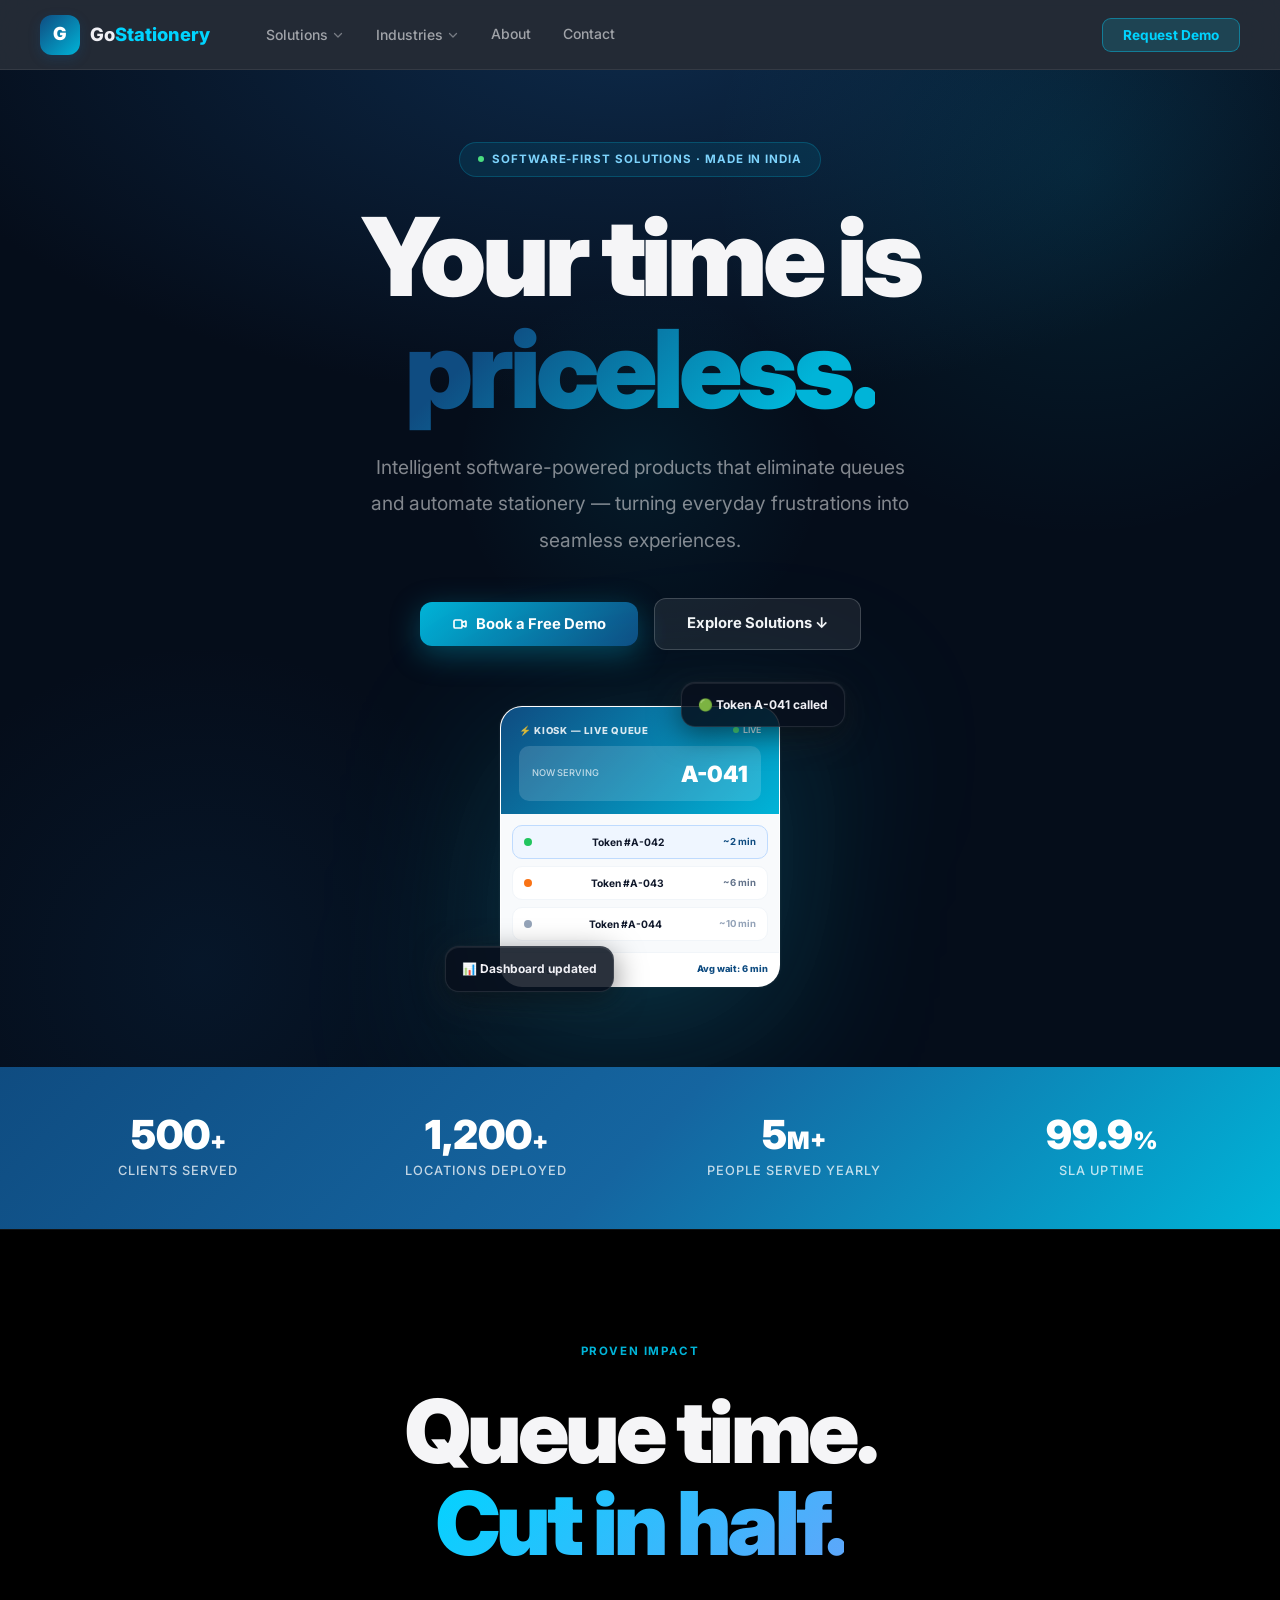
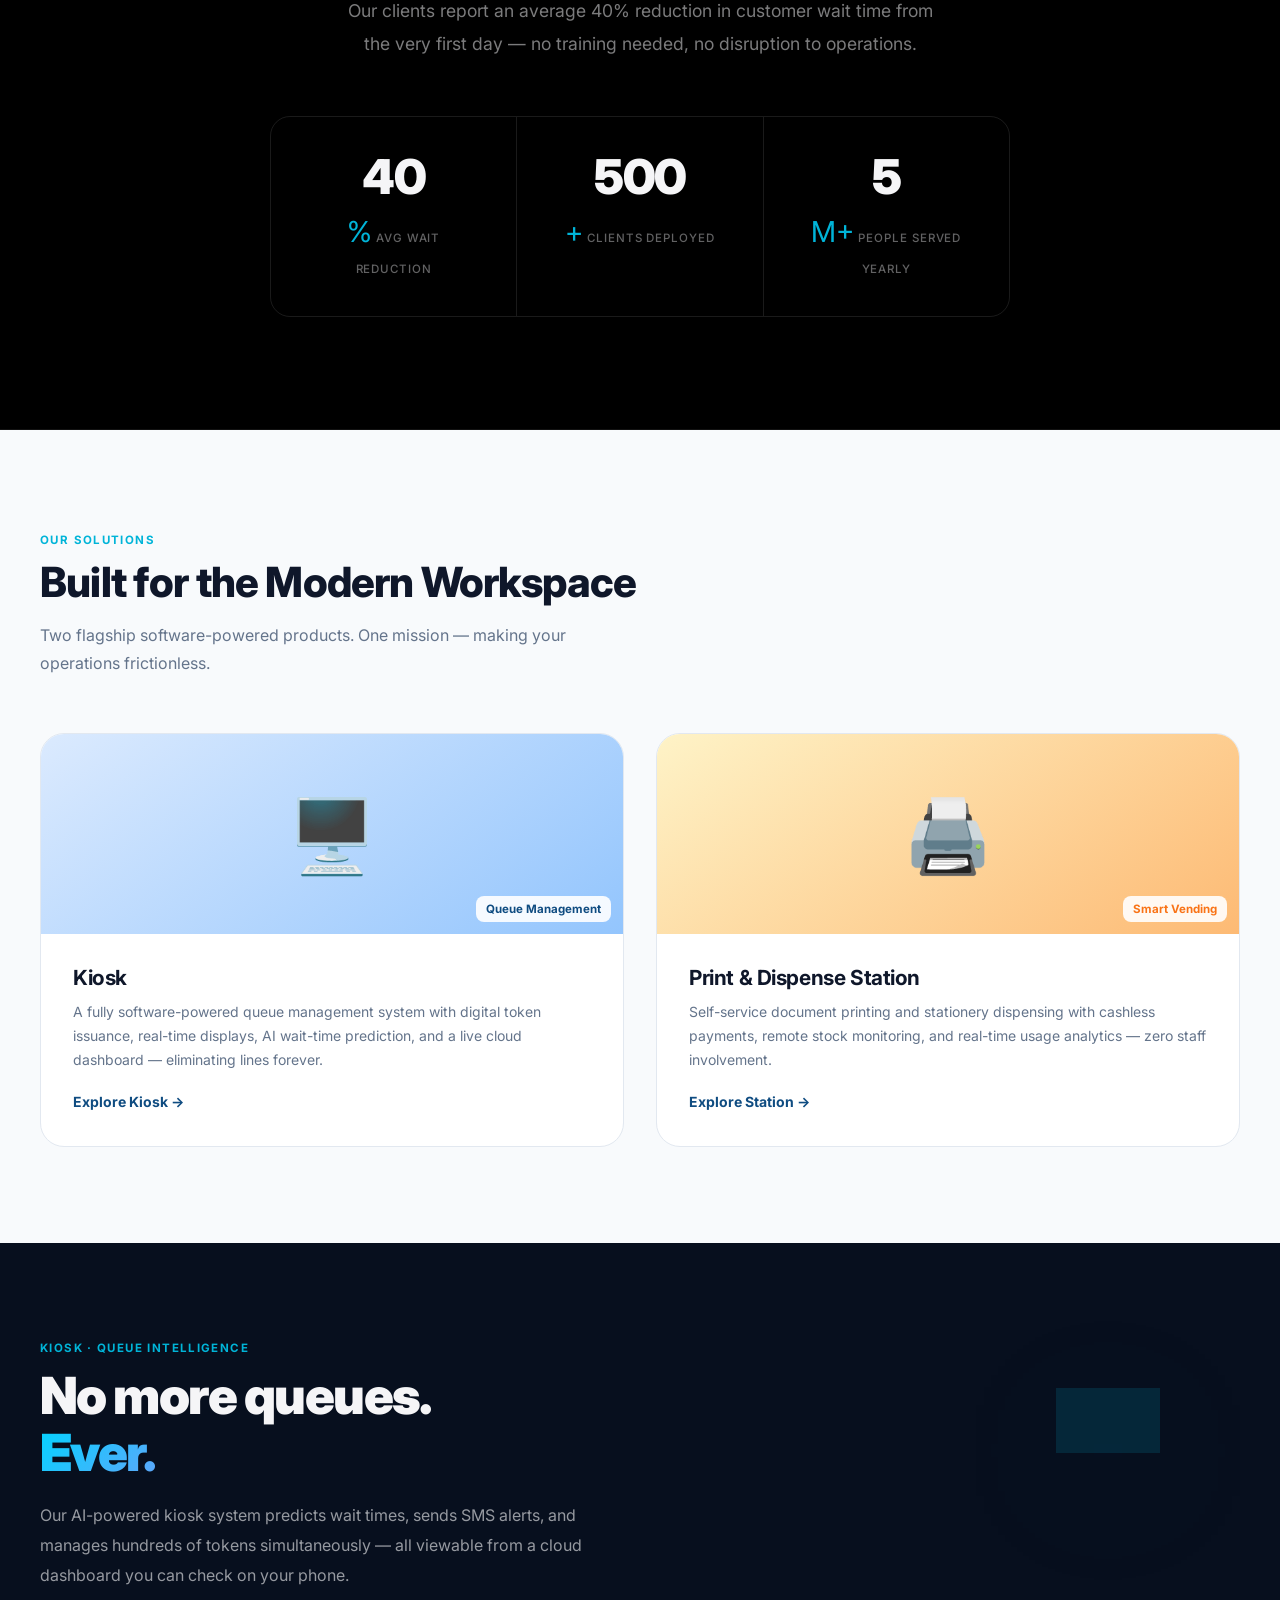
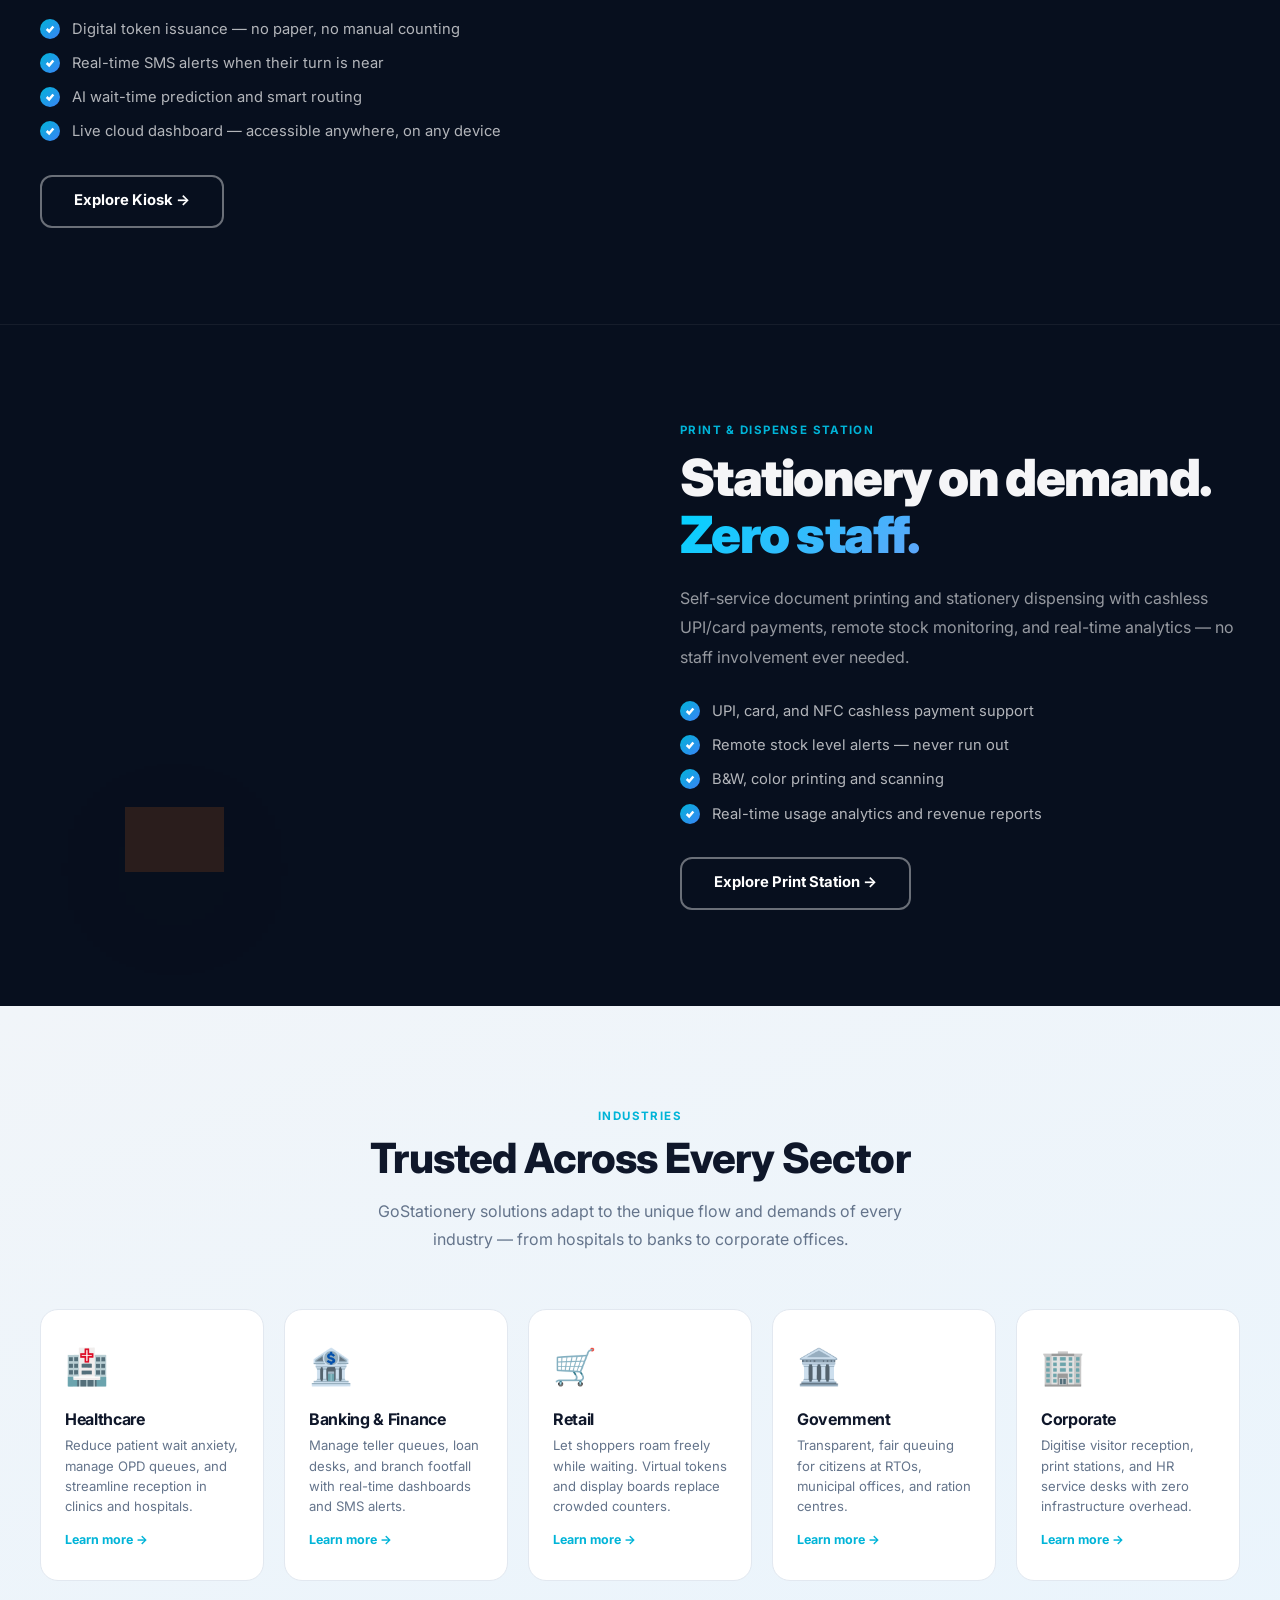
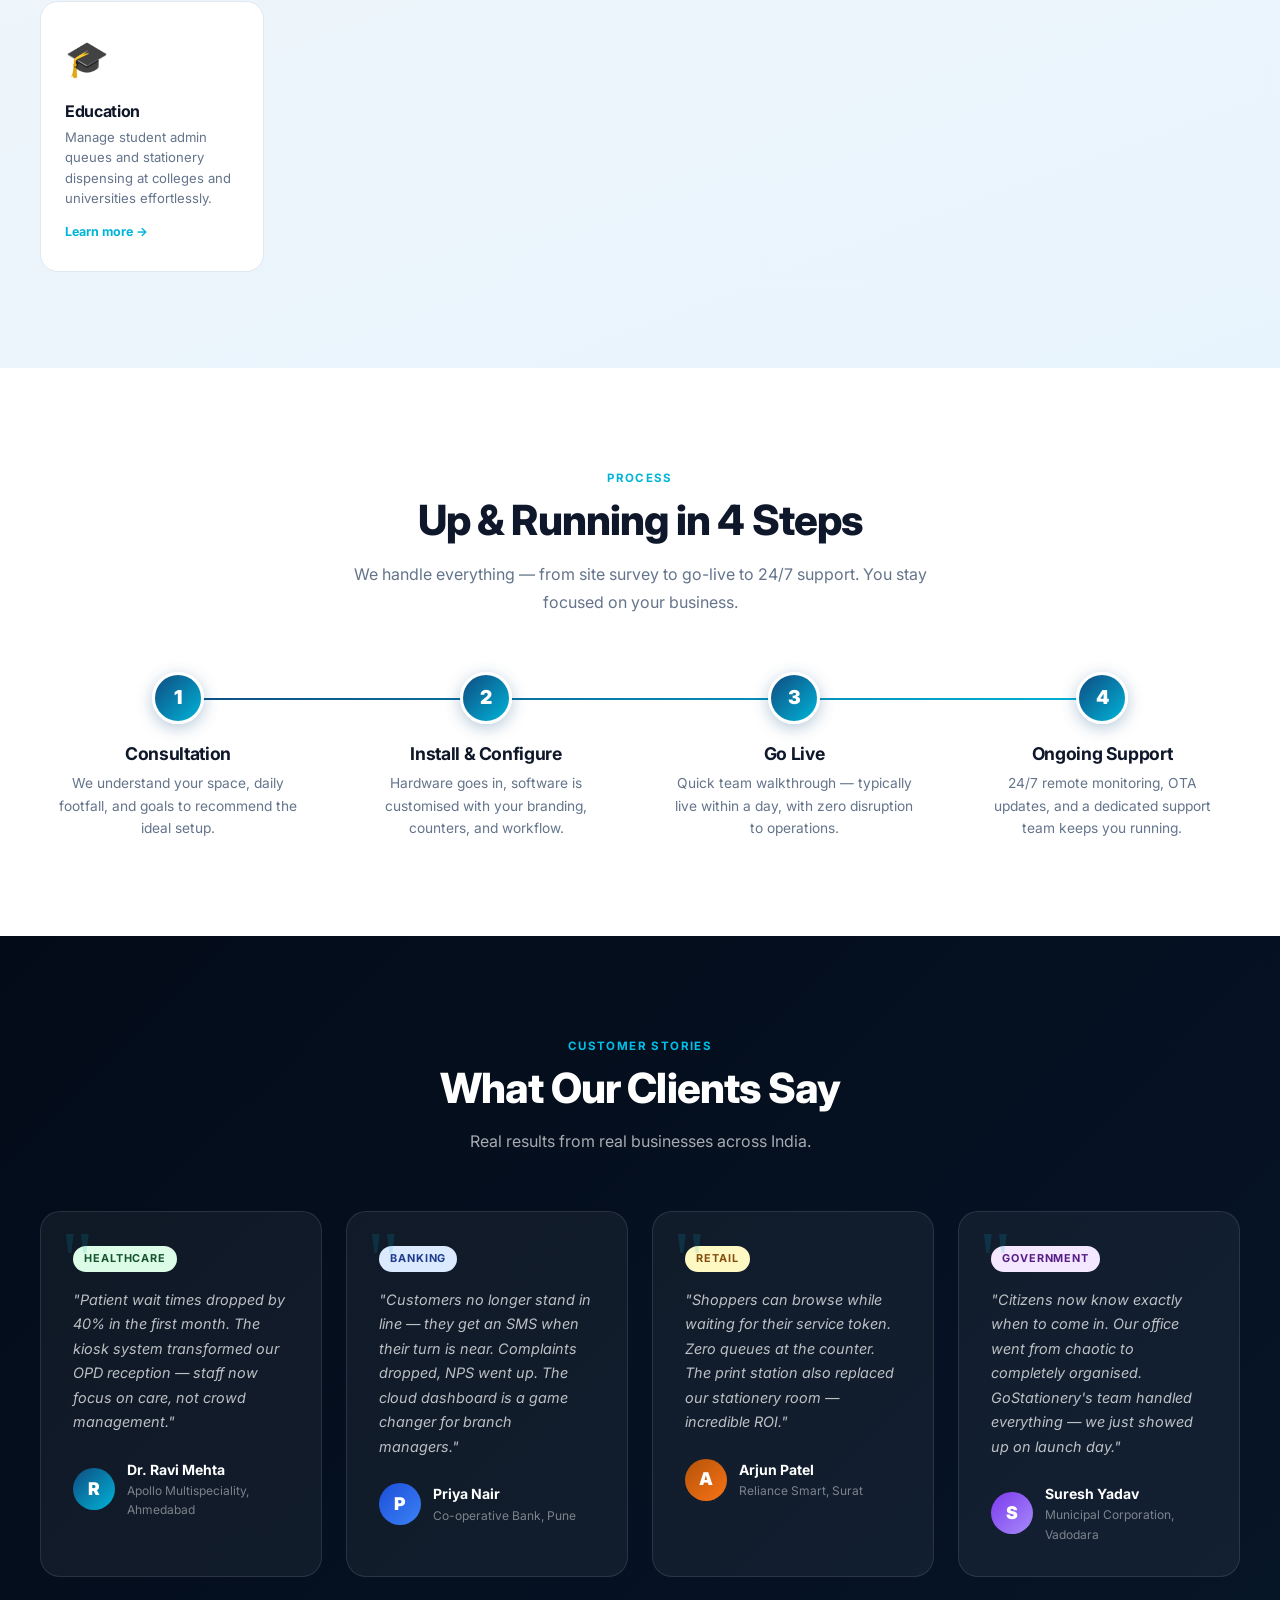
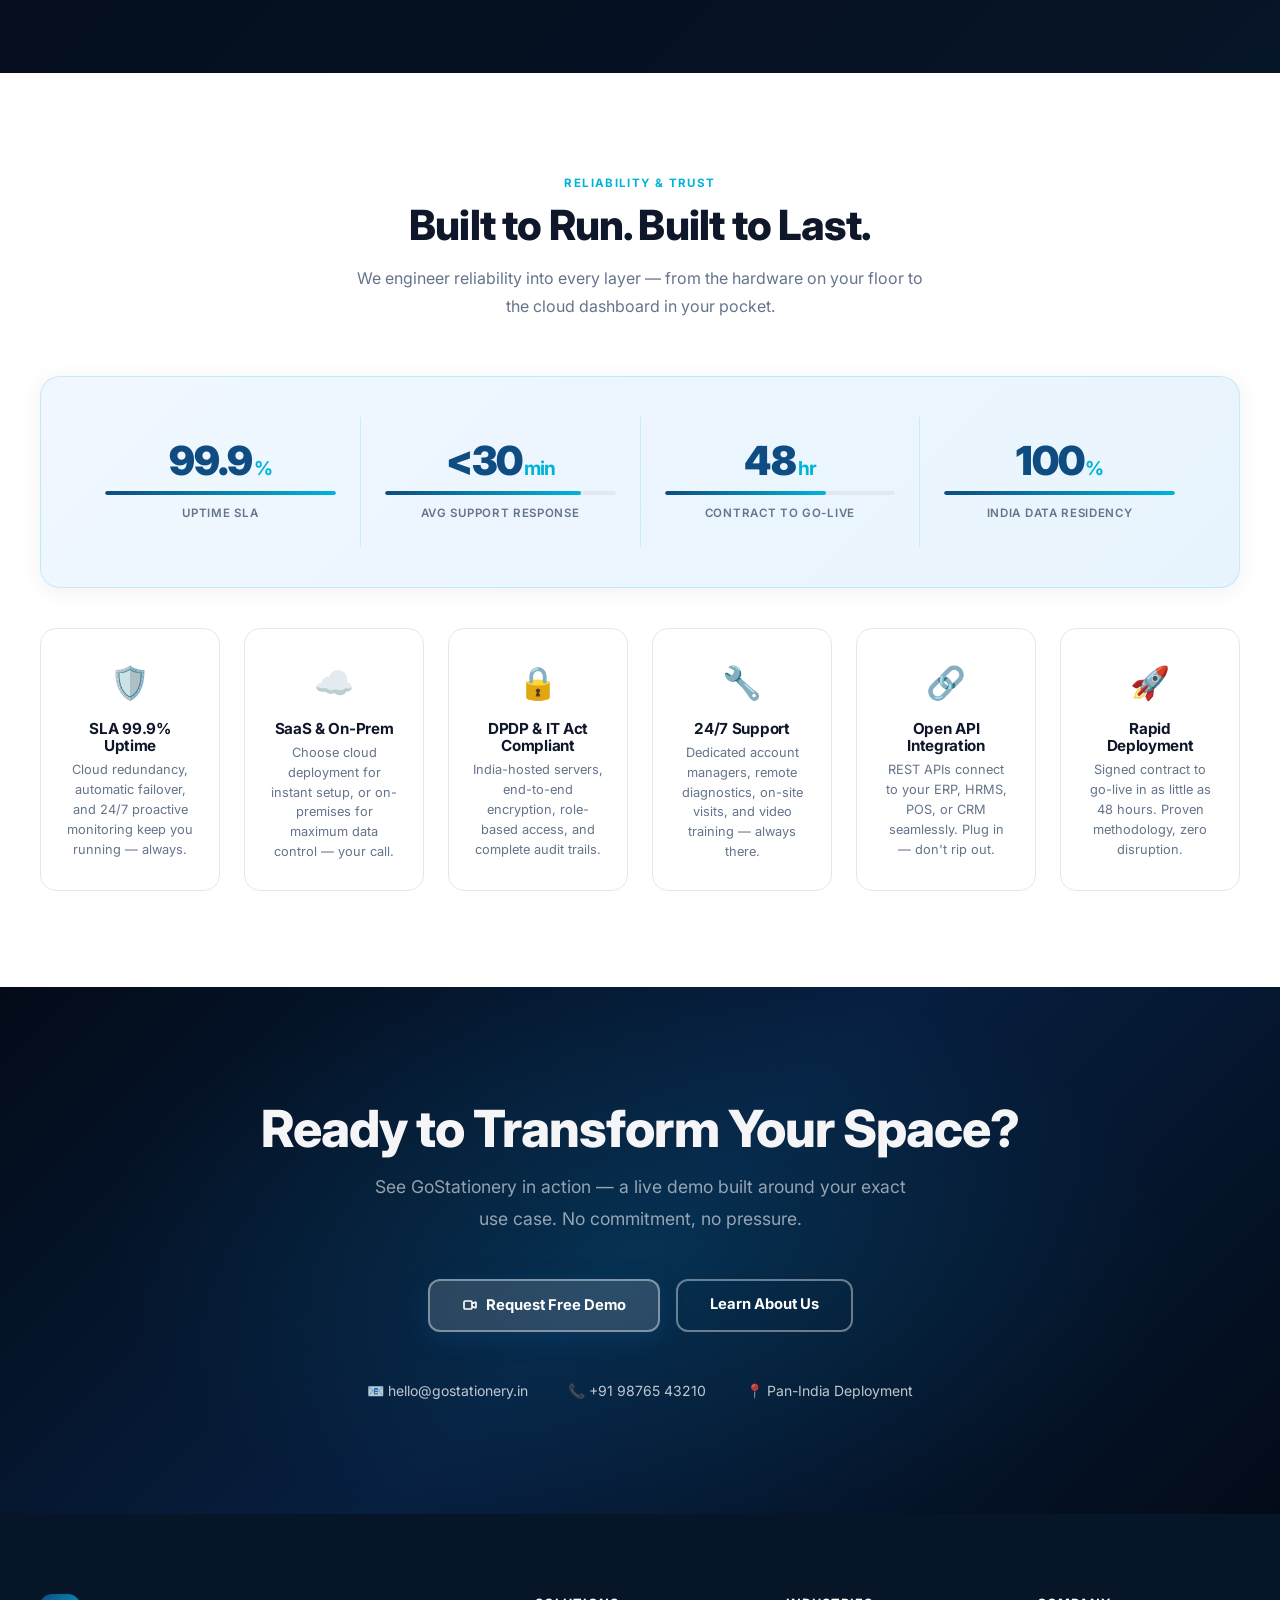
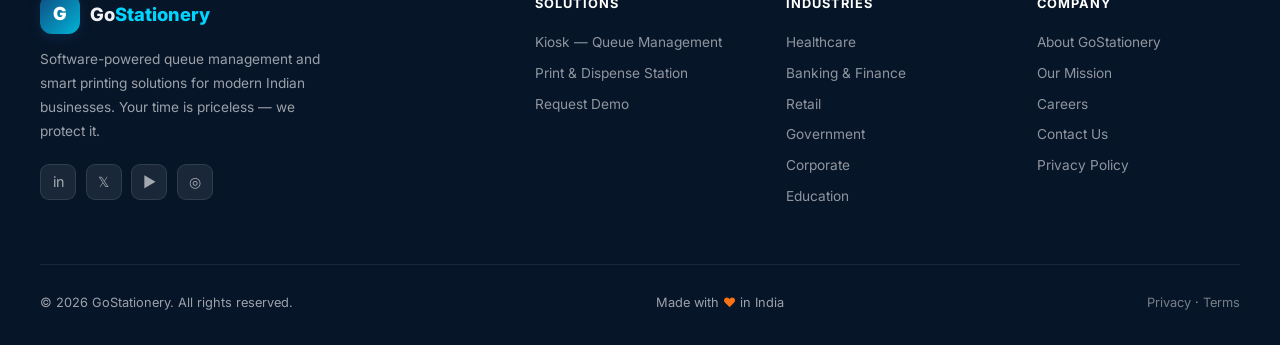
<file: index.html>
<!DOCTYPE html>
<html lang="en">
<head>
  <meta charset="UTF-8"/>
  <link rel="icon" type="image/svg+xml" href="favicon.svg"/>
  <meta name="viewport" content="width=device-width,initial-scale=1.0"/>
  <title>GoStationery — Smart Queue & Printing Solutions</title>
  <link rel="preconnect" href="https://fonts.googleapis.com"/>
  <link href="https://fonts.googleapis.com/css2?family=Inter:wght@300;400;500;600;700;800;900&display=swap" rel="stylesheet"/>
  <link rel="stylesheet" href="style.css"/>
  <style>
    /* ── HOME-SPECIFIC ── */
    body { padding-top: var(--nav-h); }

    /* ── HERO — Dark cinematic (Apple-inspired) ── */
    .hero {
      min-height: calc(100vh - var(--nav-h));
      display: flex; align-items: center; justify-content: center;
      background: radial-gradient(ellipse 110% 70% at 50% -5%, #0d2a4a 0%, #050d1a 55%);
      padding: 4.5rem 2rem 5rem; position: relative; overflow: hidden;
      text-align: center;
    }
    .hero-glow { position: absolute; border-radius: 50%; pointer-events: none; }
    .hero-glow-1 { width:800px;height:800px;background:radial-gradient(circle,rgba(0,180,216,.11) 0%,transparent 65%);top:-300px;right:-200px; }
    .hero-glow-2 { width:700px;height:700px;background:radial-gradient(circle,rgba(15,76,129,.15) 0%,transparent 65%);bottom:-250px;left:-150px; }
    .hero-glow-3 { width:400px;height:400px;background:radial-gradient(circle,rgba(0,180,216,.08) 0%,transparent 65%);top:40%;left:50%;transform:translate(-50%,-50%); }

    .hero-inner {
      max-width: 980px; margin: 0 auto; position: relative; z-index: 1;
      display: flex; flex-direction: column; align-items: center; gap: 3.5rem;
    }
    .hero-badge {
      display: inline-flex; align-items: center; gap: 8px;
      background: rgba(0,180,216,.1); border: 1px solid rgba(0,180,216,.25);
      color: #7dd3fc; border-radius: 99px; padding: .45rem 1.1rem;
      font-size: .72rem; font-weight: 700; letter-spacing: .08em; text-transform: uppercase;
      backdrop-filter: blur(8px); margin-bottom: 1.5rem;
    }
    .badge-dot { width:6px;height:6px;border-radius:50%;background:#4ade80;animation:blink 1.4s infinite; }
    @keyframes blink { 0%,100%{opacity:1} 50%{opacity:.3} }

    .hero-text h1 {
      font-size: clamp(3.5rem,9vw,6.8rem); font-weight: 900;
      color: #f5f5f7; line-height: 1.03; letter-spacing: -0.04em; margin-bottom: 1.5rem;
    }
    .hero-text p {
      font-size: clamp(1rem,2vw,1.2rem); color: rgba(245,245,247,.52);
      line-height: 1.9; margin-bottom: 2.5rem;
      max-width: 560px; margin-left: auto; margin-right: auto;
    }
    .hero-btns { display: flex; gap: 1rem; flex-wrap: wrap; align-items: center; justify-content: center; }
    .hero .btn-primary { background: linear-gradient(135deg,#00b4d8,#0f4c81); box-shadow: 0 8px 30px rgba(0,180,216,.35); }
    .hero .btn-primary:hover { box-shadow: 0 14px 40px rgba(0,180,216,.5); }
    .hero .btn-secondary { background: rgba(255,255,255,.08); color: #f5f5f7; border: 1.5px solid rgba(255,255,255,.18); backdrop-filter: blur(8px); }
    .hero .btn-secondary:hover { background: rgba(255,255,255,.14); border-color: rgba(255,255,255,.35); }

    /* Hero kiosk mockup */
    .hero-visual { display:flex;align-items:flex-start;justify-content:center;gap:1.5rem;position:relative; }
    .hero-mockup-wrap {
      position: relative;
      filter: drop-shadow(0 40px 80px rgba(0,180,216,.22)) drop-shadow(0 0 1px rgba(255,255,255,.1));
    }
    .kiosk-screen { width:280px;border-radius:22px;background:#fff;overflow:hidden;border:1px solid rgba(255,255,255,.12); }
    .ks-header { background:linear-gradient(135deg,var(--primary),var(--accent));padding:1rem 1.1rem .8rem; }
    .ks-hrow { display:flex;align-items:center;justify-content:space-between;margin-bottom:8px; }
    .ks-label { font-size:.6rem;font-weight:800;color:rgba(255,255,255,.85);letter-spacing:.08em;text-transform:uppercase; }
    .ks-live { display:flex;align-items:center;gap:4px;font-size:.55rem;color:rgba(255,255,255,.8);font-weight:600; }
    .ks-live-dot { width:6px;height:6px;border-radius:50%;background:#4ade80;animation:blink 1.2s infinite; }
    .ks-serving { background:rgba(255,255,255,.15);border-radius:10px;padding:.6rem .85rem;display:flex;align-items:center;justify-content:space-between; }
    .ks-sl { font-size:.58rem;color:rgba(255,255,255,.7);font-weight:500; }
    .ks-sn { font-size:1.4rem;font-weight:900;color:#fff; }
    .ks-body { padding:.7rem;background:#f8fafc;display:flex;flex-direction:column;gap:.4rem; }
    .ks-row { background:#fff;border:1px solid #f1f5f9;border-radius:10px;padding:.5rem .7rem;display:flex;align-items:center;gap:.5rem;transition:.3s; }
    .ks-row.active { background:#eff6ff;border-color:#bfdbfe; }
    .ks-dot { width:8px;height:8px;border-radius:50%;flex-shrink:0; }
    .ks-tok { font-size:.64rem;font-weight:700;flex:1; }
    .ks-wt { font-size:.6rem;font-weight:700; }
    .ks-foot { background:#fff;padding:.55rem .7rem;border-top:1px solid #f1f5f9;display:flex;justify-content:space-between;align-items:center; }
    .ks-foot span { font-size:.58rem;color:var(--muted);font-weight:500; }
    .ks-foot strong { font-size:.58rem;color:var(--primary);font-weight:800; }

    /* Floating badges — dark glass */
    .hero-float {
      position:absolute;background:rgba(5,13,26,.85);border-radius:14px;
      padding:.75rem 1rem;
      box-shadow:0 8px 30px rgba(0,0,0,.5),inset 0 1px 0 rgba(255,255,255,.08);
      border:1px solid rgba(255,255,255,.1);font-size:.75rem;font-weight:700;
      display:flex;align-items:center;gap:.5rem;color:#f0f0f5;
      animation:floatBadge 3s ease-in-out infinite;white-space:nowrap;
    }
    @keyframes floatBadge { 0%,100%{transform:translateY(0)} 50%{transform:translateY(-8px)} }
    .hf-1 { top:-24px;right:-65px;animation-delay:0s; }
    .hf-2 { bottom:-5px;left:-55px;animation-delay:-1.5s; }

    /* SOLUTION CARDS */
    .sol-grid { display:grid;grid-template-columns:repeat(auto-fit,minmax(320px,1fr));gap:2rem; }
    .sol-card {
      border-radius:24px;overflow:hidden;text-decoration:none;color:var(--text);
      border:1px solid var(--border);background:var(--surface);
      transition:transform .35s cubic-bezier(.34,1.56,.64,1),box-shadow .35s;
      display:flex;flex-direction:column;
    }
    .sol-card:hover { transform:translateY(-10px) scale(1.015);box-shadow:0 30px 70px rgba(0,0,0,.13); }
    .sol-card-img { height:200px;display:flex;align-items:center;justify-content:center;position:relative;overflow:hidden;font-size:4.5rem; }
    .sol-img-kiosk { background:linear-gradient(145deg,#dbeafe,#93c5fd); }
    .sol-img-vend { background:linear-gradient(145deg,#fef3c7,#fdba74); }
    .sol-card-body { padding:2rem;flex:1;display:flex;flex-direction:column; }
    .sol-card-body h3 { font-size:1.3rem;margin-bottom:.6rem; }
    .sol-card-body p { font-size:.875rem;color:var(--muted);line-height:1.7;flex:1;margin-bottom:1.25rem; }
    .sol-link { display:inline-flex;align-items:center;gap:5px;color:var(--primary);font-weight:700;font-size:.875rem;transition:gap .2s; }
    .sol-card:hover .sol-link { gap:10px; }

    /* INDUSTRIES */
    .ind-bg { background:linear-gradient(160deg,#f1f5f9,#e8f4fd); }

    /* TESTIMONIALS */
    .test-bg { background:linear-gradient(135deg,#030b18,#071528); }
    .test-bg .section-tag { color:rgba(0,212,255,.9); }
    .test-bg .section-title { color:#f5f5f7; }
    .test-bg .section-sub { color:rgba(245,245,247,.55); }
    .test-grid { display:grid;grid-template-columns:repeat(auto-fit,minmax(280px,1fr));gap:1.5rem; }
    .test-card {
      background:rgba(255,255,255,.05);border:1px solid rgba(255,255,255,.1);
      border-radius:20px;padding:2rem;
      transition:transform .3s,background .3s;position:relative;overflow:hidden;
    }
    .test-card::before { content:'"';position:absolute;top:.5rem;left:1.25rem;font-size:5rem;color:#00b4d8;opacity:.15;font-family:Georgia,serif;line-height:1; }
    .test-card:hover { transform:translateY(-6px);background:rgba(255,255,255,.08); }
    .test-tag { display:inline-block;font-size:.68rem;font-weight:700;letter-spacing:.08em;text-transform:uppercase;padding:.25rem .7rem;border-radius:99px;margin-bottom:1rem; }
    .test-quote { font-size:.9rem;color:rgba(255,255,255,.72);line-height:1.7;margin-bottom:1.5rem;font-style:italic; }
    .test-meta { display:flex;align-items:center;gap:.75rem; }
    .test-avatar { width:42px;height:42px;border-radius:50%;display:flex;align-items:center;justify-content:center;font-size:1.1rem;font-weight:900;color:#fff;flex-shrink:0; }
    .test-name { font-size:.875rem;font-weight:700;color:#fff; }
    .test-co { font-size:.75rem;color:rgba(255,255,255,.45); }

    /* TRUST */
    .trust-bg { background:#fff; }

    /* CTA BANNER */
    .cta-banner {
      background:linear-gradient(135deg,#030b18 0%,#071f40 50%,#030b18 100%);
      padding:7rem 2rem;text-align:center;position:relative;overflow:hidden;
    }
    .cta-banner::before {
      content:'';position:absolute;inset:0;
      background:radial-gradient(ellipse 60% 80% at 50% 50%,rgba(0,180,216,.12) 0%,transparent 70%);
    }
    .cta-banner h2 { color:#f5f5f7;font-size:clamp(2rem,5vw,3.2rem);margin-bottom:.85rem;position:relative;z-index:1; }
    .cta-banner p { color:rgba(245,245,247,.6);font-size:1.1rem;max-width:540px;margin:0 auto 2.75rem;line-height:1.8;position:relative;z-index:1; }
    .cta-btns { display:flex;gap:1rem;justify-content:center;flex-wrap:wrap;position:relative;z-index:1; }

    /* Hero animates via CSS */
    .hero-instant { animation: heroIn .75s cubic-bezier(.22,1,.36,1) both; }
    @keyframes heroIn { from{opacity:0;transform:translateY(32px)} to{opacity:1;transform:none} }

    /* Reliability metrics */
    .rel-metrics {
      display:flex;align-items:stretch;
      background:linear-gradient(135deg,#f0f7ff,#e8f4fd);
      border-radius:20px;border:1px solid rgba(0,180,216,.18);
      overflow:hidden;margin-bottom:2rem;flex-wrap:wrap;
    }
    .rel-metric { flex:1;min-width:160px;padding:2rem 1.5rem;text-align:center; }
    .rel-metric-val { font-size:2.5rem;font-weight:900;color:var(--primary);line-height:1;margin-bottom:.4rem;letter-spacing:-0.03em; }
    .rel-metric-val span { font-size:1.2rem;color:var(--accent); }
    .rel-metric-bar { height:4px;background:#e2e8f0;border-radius:2px;margin:.6rem 0;overflow:hidden; }
    .rel-bar-fill { height:100%;background:linear-gradient(90deg,var(--primary),var(--accent));border-radius:2px; }
    .rel-metric-label { font-size:.72rem;color:var(--muted);font-weight:600;text-transform:uppercase;letter-spacing:.06em; }
    .rel-divider { width:1px;background:rgba(0,180,216,.15);align-self:stretch; }

    @media(max-width:1024px) {
      .hero-inner { gap:2.5rem; }
      .hf-1 { right:-15px;top:-15px; }
      .hf-2 { left:-15px;bottom:0; }
      .rel-metrics { flex-wrap:wrap; }
      .rel-metric { min-width:45%; }
      .rel-divider { display:none; }
    }
    @media(max-width:640px) {
      .hf-1,.hf-2 { display:none; }
      .hero-visual { display:none; }
    }
  </style>
</head>
<body class="dark-page">

<!-- NAV -->
<nav id="mainNav">
  <div class="nav-inner">
    <a href="index.html" class="logo">
      <div class="logo-icon">G</div>
      <span class="logo-text">Go<span>Stationery</span></span>
    </a>
    <ul class="nav-menu">
      <li class="nav-item">
        <button class="nav-link">Solutions <svg width="12" height="12" fill="none" viewBox="0 0 24 24" stroke="currentColor" stroke-width="2.5"><path stroke-linecap="round" stroke-linejoin="round" d="M19 9l-7 7-7-7"/></svg></button>
        <div class="dropdown">
          <a href="kiosk.html"><div class="dropdown-icon di-blue">🖥️</div><div><span>Kiosk</span><span class="dropdown-desc">Queue management system</span></div></a>
          <a href="vending.html"><div class="dropdown-icon di-orange">🖨️</div><div><span>Print & Dispense Station</span><span class="dropdown-desc">Smart stationery vending</span></div></a>
        </div>
      </li>
      <li class="nav-item">
        <button class="nav-link">Industries <svg width="12" height="12" fill="none" viewBox="0 0 24 24" stroke="currentColor" stroke-width="2.5"><path stroke-linecap="round" stroke-linejoin="round" d="M19 9l-7 7-7-7"/></svg></button>
        <div class="dropdown" style="min-width:260px;">
          <a href="industries.html#healthcare"><div class="dropdown-icon di-green">🏥</div><div><span>Healthcare</span><span class="dropdown-desc">Clinics, hospitals, labs</span></div></a>
          <a href="industries.html#banking"><div class="dropdown-icon di-blue">🏦</div><div><span>Banking & Finance</span><span class="dropdown-desc">Branches, NBFCs, insurance</span></div></a>
          <a href="industries.html#retail"><div class="dropdown-icon di-yellow">🛒</div><div><span>Retail</span><span class="dropdown-desc">Malls, counters, service desks</span></div></a>
          <a href="industries.html#govt"><div class="dropdown-icon di-purple">🏛️</div><div><span>Government</span><span class="dropdown-desc">Offices, ration shops, RTO</span></div></a>
          <a href="industries.html#corporate"><div class="dropdown-icon di-red">🏢</div><div><span>Corporate</span><span class="dropdown-desc">Offices, HR, reception</span></div></a>
          <a href="industries.html#education"><div class="dropdown-icon di-green">🎓</div><div><span>Education</span><span class="dropdown-desc">Colleges, admin offices</span></div></a>
        </div>
      </li>
      <li class="nav-item"><a href="about.html" class="nav-link">About</a></li>
      <li class="nav-item"><a href="#contact" class="nav-link">Contact</a></li>
    </ul>
    <div class="nav-actions">
      <button class="nav-cta" onclick="openModal()">Request Demo</button>
    </div>
    <div class="hamburger-wrap">
      <button class="hamburger" id="hamburger" aria-label="Menu" aria-expanded="false"><span></span><span></span><span></span></button>
    </div>
  </div>
</nav>

<!-- MOBILE NAV PANEL -->
<div class="mobile-nav" id="mobileNav">
  <button class="mobile-nav-link" data-sub="mobSolutions" aria-expanded="false">
    Solutions <svg width="14" height="14" fill="none" viewBox="0 0 24 24" stroke="currentColor" stroke-width="2.5"><path stroke-linecap="round" stroke-linejoin="round" d="M19 9l-7 7-7-7"/></svg>
  </button>
  <div class="mobile-sub" id="mobSolutions">
    <a href="kiosk.html"><div class="dropdown-icon di-blue">🖥️</div><span>Kiosk — Queue Management</span></a>
    <a href="vending.html"><div class="dropdown-icon di-orange">🖨️</div><span>Print & Dispense Station</span></a>
  </div>
  <button class="mobile-nav-link" data-sub="mobIndustries" aria-expanded="false">
    Industries <svg width="14" height="14" fill="none" viewBox="0 0 24 24" stroke="currentColor" stroke-width="2.5"><path stroke-linecap="round" stroke-linejoin="round" d="M19 9l-7 7-7-7"/></svg>
  </button>
  <div class="mobile-sub" id="mobIndustries">
    <a href="industries.html#healthcare"><div class="dropdown-icon di-green">🏥</div><span>Healthcare</span></a>
    <a href="industries.html#banking"><div class="dropdown-icon di-blue">🏦</div><span>Banking & Finance</span></a>
    <a href="industries.html#retail"><div class="dropdown-icon di-yellow">🛒</div><span>Retail</span></a>
    <a href="industries.html#govt"><div class="dropdown-icon di-purple">🏛️</div><span>Government</span></a>
    <a href="industries.html#corporate"><div class="dropdown-icon di-red">🏢</div><span>Corporate</span></a>
    <a href="industries.html#education"><div class="dropdown-icon di-green">🎓</div><span>Education</span></a>
  </div>
  <a href="about.html" class="mobile-nav-link">About</a>
  <a href="#contact" class="mobile-nav-link">Contact</a>
  <button class="mobile-nav-cta">Request Free Demo</button>
</div>

<!-- HERO — Dark cinematic (Apple-inspired) -->
<section class="hero">
  <div class="hero-glow hero-glow-1"></div>
  <div class="hero-glow hero-glow-2"></div>
  <div class="hero-glow hero-glow-3"></div>
  <div class="hero-inner">
    <div class="hero-text hero-instant">
      <div class="hero-badge"><span class="badge-dot"></span>Software-First Solutions · Made in India</div>
      <h1>Your time is<br><span class="text-gradient">priceless.</span></h1>
      <p>Intelligent software-powered products that eliminate queues and automate stationery — turning everyday frustrations into seamless experiences.</p>
      <div class="hero-btns">
        <button class="btn btn-primary" onclick="openModal()">
          <svg width="16" height="16" fill="none" viewBox="0 0 24 24" stroke="currentColor" stroke-width="2.5"><path stroke-linecap="round" stroke-linejoin="round" d="M15 10l4.553-2.069A1 1 0 0121 8.845v6.31a1 1 0 01-1.447.894L15 14M5 18h8a2 2 0 002-2V8a2 2 0 00-2-2H5a2 2 0 00-2 2v8a2 2 0 002 2z"/></svg>
          Book a Free Demo
        </button>
        <a href="#solutions" class="btn btn-secondary">Explore Solutions ↓</a>
      </div>
    </div>
    <div class="hero-visual fade-up d2">
      <div class="hero-mockup-wrap">
        <div class="hero-float hf-1">🟢 Token A-041 called</div>
        <div class="kiosk-screen">
          <div class="ks-header">
            <div class="ks-hrow">
              <span class="ks-label">⚡ Kiosk — Live Queue</span>
              <span class="ks-live"><span class="ks-live-dot"></span>LIVE</span>
            </div>
            <div class="ks-serving">
              <span class="ks-sl">NOW SERVING</span>
              <span class="ks-sn" id="heroServing">A-041</span>
            </div>
          </div>
          <div class="ks-body">
            <div class="ks-row active">
              <div class="ks-dot" style="background:#22c55e"></div>
              <span class="ks-tok" id="hT1">Token #A-042</span>
              <span class="ks-wt" style="color:var(--primary)">~2 min</span>
            </div>
            <div class="ks-row">
              <div class="ks-dot" style="background:#f97316"></div>
              <span class="ks-tok" id="hT2">Token #A-043</span>
              <span class="ks-wt" style="color:var(--muted)">~6 min</span>
            </div>
            <div class="ks-row">
              <div class="ks-dot" style="background:#94a3b8"></div>
              <span class="ks-tok" id="hT3">Token #A-044</span>
              <span class="ks-wt" style="color:#94a3b8">~10 min</span>
            </div>
          </div>
          <div class="ks-foot">
            <span>3 waiting</span><strong>Avg wait: 6 min</strong>
          </div>
        </div>
        <div class="hero-float hf-2">📊 Dashboard updated</div>
      </div>
    </div>
  </div>
</section>

<!-- STATS BAR -->
<div class="stats-bar">
  <div class="stats-grid">
    <div class="stat-item fade-up">
      <span class="stat-num"><span data-count="500" class="text-gradient" style="-webkit-text-fill-color:#fff">0</span><span class="stat-unit">+</span></span>
      <div class="stat-label">Clients Served</div>
    </div>
    <div class="stat-item fade-up d1">
      <span class="stat-num"><span data-count="1200" style="color:#fff">0</span><span class="stat-unit">+</span></span>
      <div class="stat-label">Locations Deployed</div>
    </div>
    <div class="stat-item fade-up d2">
      <span class="stat-num"><span data-count="5" style="color:#fff">0</span><span class="stat-unit">M+</span></span>
      <div class="stat-label">People Served Yearly</div>
    </div>
    <div class="stat-item fade-up d3">
      <span class="stat-num" style="color:#fff">99.9<span class="stat-unit">%</span></span>
      <div class="stat-label">SLA Uptime</div>
    </div>
  </div>
</div>

<!-- APPLE-STYLE FEATURE BAND — Impact statement -->
<div class="feature-band fb-dark">
  <div class="section-inner">
    <span class="fb-eyebrow fade-up">Proven Impact</span>
    <h2 class="fb-headline fade-up d1">Queue time.<br><em>Cut in half.</em></h2>
    <p class="fb-body fade-up d2">Our clients report an average 40% reduction in customer wait time from the very first day — no training needed, no disruption to operations.</p>
    <div class="fb-stats fade-up d3">
      <div class="fb-stat-item">
        <span class="fb-stat-num" data-count="40">0</span><span class="fb-stat-unit">%</span>
        <span class="fb-stat-label">Avg wait reduction</span>
      </div>
      <div class="fb-stat-div"></div>
      <div class="fb-stat-item">
        <span class="fb-stat-num" data-count="500">0</span><span class="fb-stat-unit">+</span>
        <span class="fb-stat-label">Clients deployed</span>
      </div>
      <div class="fb-stat-div"></div>
      <div class="fb-stat-item">
        <span class="fb-stat-num" data-count="5">0</span><span class="fb-stat-unit">M+</span>
        <span class="fb-stat-label">People served yearly</span>
      </div>
    </div>
  </div>
</div>

<!-- SOLUTIONS -->
<section class="section" id="solutions">
  <div class="section-inner">
    <div class="section-header fade-up">
      <span class="section-tag">Our Solutions</span>
      <h2 class="section-title">Built for the Modern Workspace</h2>
      <p class="section-sub">Two flagship software-powered products. One mission — making your operations frictionless.</p>
    </div>
    <div class="sol-grid">
      <a href="kiosk.html" class="sol-card fade-up d1">
        <div class="sol-card-img sol-img-kiosk">
          🖥️
          <div style="position:absolute;bottom:12px;right:12px;background:rgba(255,255,255,.9);border-radius:8px;padding:4px 10px;font-size:.72rem;font-weight:700;color:var(--primary);">Queue Management</div>
        </div>
        <div class="sol-card-body">
          <h3>Kiosk</h3>
          <p>A fully software-powered queue management system with digital token issuance, real-time displays, AI wait-time prediction, and a live cloud dashboard — eliminating lines forever.</p>
          <span class="sol-link">Explore Kiosk →</span>
        </div>
      </a>
      <a href="vending.html" class="sol-card fade-up d2">
        <div class="sol-card-img sol-img-vend">
          🖨️
          <div style="position:absolute;bottom:12px;right:12px;background:rgba(255,255,255,.9);border-radius:8px;padding:4px 10px;font-size:.72rem;font-weight:700;color:var(--accent2);">Smart Vending</div>
        </div>
        <div class="sol-card-body">
          <h3>Print & Dispense Station</h3>
          <p>Self-service document printing and stationery dispensing with cashless payments, remote stock monitoring, and real-time usage analytics — zero staff involvement.</p>
          <span class="sol-link">Explore Station →</span>
        </div>
      </a>
    </div>
  </div>
</section>

<!-- APPLE DARK FEATURE SPLIT — Kiosk showcase -->
<section class="section apple-dark">
  <div class="section-inner">
    <div class="feature-split">
      <div class="feature-split-text fade-up">
        <span class="section-tag">Kiosk · Queue Intelligence</span>
        <h2>No more queues.<br><em>Ever.</em></h2>
        <p>Our AI-powered kiosk system predicts wait times, sends SMS alerts, and manages hundreds of tokens simultaneously — all viewable from a cloud dashboard you can check on your phone.</p>
        <ul class="feature-list">
          <li><span class="fl-dot"><svg viewBox="0 0 12 12"><polyline points="2,6 5,9 10,3"/></svg></span>Digital token issuance — no paper, no manual counting</li>
          <li><span class="fl-dot"><svg viewBox="0 0 12 12"><polyline points="2,6 5,9 10,3"/></svg></span>Real-time SMS alerts when their turn is near</li>
          <li><span class="fl-dot"><svg viewBox="0 0 12 12"><polyline points="2,6 5,9 10,3"/></svg></span>AI wait-time prediction and smart routing</li>
          <li><span class="fl-dot"><svg viewBox="0 0 12 12"><polyline points="2,6 5,9 10,3"/></svg></span>Live cloud dashboard — accessible anywhere, on any device</li>
        </ul>
        <a href="kiosk.html" class="btn btn-outline" style="display:inline-flex;">Explore Kiosk →</a>
      </div>
      <div class="feature-split-visual fade-up d2">
        <div style="position:relative;filter:drop-shadow(0 30px 70px rgba(0,180,216,.25));">
          <div style="width:300px;border-radius:24px;background:#fff;overflow:hidden;border:1px solid rgba(255,255,255,.1);">
            <div style="background:linear-gradient(135deg,#0f4c81,#00b4d8);padding:1.25rem 1.25rem 1rem;">
              <div style="display:flex;align-items:center;justify-content:space-between;margin-bottom:10px;">
                <span style="font-size:.65rem;font-weight:800;color:rgba(255,255,255,.85);letter-spacing:.08em;text-transform:uppercase;">⚡ Queue Intelligence</span>
                <span style="display:flex;align-items:center;gap:4px;font-size:.6rem;color:rgba(255,255,255,.8);font-weight:600;"><span style="width:6px;height:6px;border-radius:50%;background:#4ade80;display:inline-block;"></span>LIVE</span>
              </div>
              <div style="background:rgba(255,255,255,.15);border-radius:12px;padding:.75rem 1rem;display:flex;align-items:center;justify-content:space-between;">
                <div><div style="font-size:.58rem;color:rgba(255,255,255,.7);margin-bottom:2px;">NOW SERVING</div><div style="font-size:2rem;font-weight:900;color:#fff;">A-041</div></div>
                <div style="text-align:right;"><div style="font-size:.58rem;color:rgba(255,255,255,.7);margin-bottom:2px;">WAITING</div><div style="font-size:1.4rem;font-weight:900;color:#fff;">12</div></div>
              </div>
            </div>
            <div style="padding:.8rem;background:#f8fafc;display:flex;flex-direction:column;gap:.45rem;">
              <div style="background:#fff;border:1.5px solid #bfdbfe;border-radius:12px;padding:.6rem .8rem;display:flex;align-items:center;gap:.6rem;"><div style="width:10px;height:10px;border-radius:50%;background:#22c55e;flex-shrink:0;"></div><span style="font-size:.68rem;font-weight:700;flex:1;">Token #A-042</span><span style="font-size:.62rem;font-weight:700;color:#0f4c81;">~2 min</span></div>
              <div style="background:#fff;border:1px solid #f1f5f9;border-radius:12px;padding:.6rem .8rem;display:flex;align-items:center;gap:.6rem;"><div style="width:10px;height:10px;border-radius:50%;background:#f97316;flex-shrink:0;"></div><span style="font-size:.68rem;font-weight:700;flex:1;">Token #A-043</span><span style="font-size:.62rem;font-weight:700;color:#94a3b8;">~6 min</span></div>
              <div style="background:#fff;border:1px solid #f1f5f9;border-radius:12px;padding:.6rem .8rem;display:flex;align-items:center;gap:.6rem;"><div style="width:10px;height:10px;border-radius:50%;background:#94a3b8;flex-shrink:0;"></div><span style="font-size:.68rem;font-weight:700;flex:1;">Token #A-044</span><span style="font-size:.62rem;font-weight:700;color:#94a3b8;">~10 min</span></div>
            </div>
            <div style="background:#fff;padding:.65rem .8rem;border-top:1px solid #f1f5f9;display:flex;justify-content:space-between;align-items:center;"><span style="font-size:.62rem;color:#64748b;font-weight:500;">3 waiting · Counter 2</span><strong style="font-size:.62rem;color:#0f4c81;font-weight:800;">Avg: 6 min</strong></div>
          </div>
          <div style="position:absolute;top:-20px;right:-50px;background:rgba(0,180,216,.15);border:1px solid rgba(0,180,216,.3);border-radius:14px;padding:.65rem 1rem;backdrop-filter:blur(12px);white-space:nowrap;">
            <div style="font-size:1.4rem;font-weight:900;color:#00d4ff;line-height:1;">−40%</div>
            <div style="font-size:.68rem;color:rgba(245,245,247,.6);font-weight:500;margin-top:2px;">Wait time</div>
          </div>
        </div>
      </div>
    </div>
  </div>
</section>

<!-- APPLE DARK FEATURE SPLIT — Print Station showcase -->
<section class="section apple-dark" style="border-top:1px solid rgba(255,255,255,.06);">
  <div class="section-inner">
    <div class="feature-split">
      <div class="feature-split-visual fade-up" style="order:-1;">
        <div style="position:relative;filter:drop-shadow(0 30px 70px rgba(249,115,22,.2));">
          <div style="width:300px;border-radius:24px;background:#fff;overflow:hidden;border:1px solid rgba(255,255,255,.1);">
            <div style="background:linear-gradient(135deg,#b45309,#f97316);padding:1.25rem 1.25rem 1rem;">
              <div style="display:flex;align-items:center;justify-content:space-between;margin-bottom:10px;">
                <span style="font-size:.65rem;font-weight:800;color:rgba(255,255,255,.85);letter-spacing:.08em;text-transform:uppercase;">🖨️ Print Station</span>
                <span style="display:flex;align-items:center;gap:4px;font-size:.6rem;color:rgba(255,255,255,.8);font-weight:600;"><span style="width:6px;height:6px;border-radius:50%;background:#4ade80;display:inline-block;"></span>READY</span>
              </div>
              <div style="background:rgba(255,255,255,.15);border-radius:12px;padding:.75rem 1rem;">
                <div style="font-size:.62rem;color:rgba(255,255,255,.8);margin-bottom:6px;font-weight:600;">CASHLESS PAYMENT</div>
                <div style="display:flex;gap:.4rem;"><span style="background:rgba(255,255,255,.2);border-radius:6px;padding:.25rem .55rem;font-size:.6rem;color:#fff;font-weight:700;">UPI</span><span style="background:rgba(255,255,255,.2);border-radius:6px;padding:.25rem .55rem;font-size:.6rem;color:#fff;font-weight:700;">Card</span><span style="background:rgba(255,255,255,.2);border-radius:6px;padding:.25rem .55rem;font-size:.6rem;color:#fff;font-weight:700;">NFC</span></div>
              </div>
            </div>
            <div style="padding:.8rem;background:#f8fafc;display:flex;flex-direction:column;gap:.45rem;">
              <div style="background:#fff;border:1px solid #f1f5f9;border-radius:12px;padding:.7rem .85rem;display:flex;align-items:center;gap:.6rem;"><span style="font-size:1.1rem;">📄</span><div style="flex:1;"><div style="font-size:.68rem;font-weight:700;">A4 Black &amp; White</div><div style="font-size:.6rem;color:#64748b;">₹2 per page</div></div><span style="font-size:.72rem;font-weight:800;color:#b45309;">Print</span></div>
              <div style="background:#fff;border:1px solid #f1f5f9;border-radius:12px;padding:.7rem .85rem;display:flex;align-items:center;gap:.6rem;"><span style="font-size:1.1rem;">🎨</span><div style="flex:1;"><div style="font-size:.68rem;font-weight:700;">A4 Color Print</div><div style="font-size:.6rem;color:#64748b;">₹8 per page</div></div><span style="font-size:.72rem;font-weight:800;color:#b45309;">Print</span></div>
              <div style="background:#fff;border:1px solid #f1f5f9;border-radius:12px;padding:.7rem .85rem;display:flex;align-items:center;gap:.6rem;"><span style="font-size:1.1rem;">📦</span><div style="flex:1;"><div style="font-size:.68rem;font-weight:700;">Stationery Bundle</div><div style="font-size:.6rem;color:#64748b;">Pen, Stapler, Clips</div></div><span style="font-size:.72rem;font-weight:800;color:#b45309;">Buy</span></div>
            </div>
            <div style="background:#fff;padding:.65rem .8rem;border-top:1px solid #f1f5f9;display:flex;justify-content:space-between;"><span style="font-size:.62rem;color:#64748b;font-weight:500;">Stock: 340 sheets</span><strong style="font-size:.62rem;color:#b45309;font-weight:800;">Zero staff needed</strong></div>
          </div>
          <div style="position:absolute;bottom:-15px;left:-45px;background:rgba(249,115,22,.15);border:1px solid rgba(249,115,22,.3);border-radius:14px;padding:.65rem 1rem;backdrop-filter:blur(12px);white-space:nowrap;">
            <div style="font-size:1.4rem;font-weight:900;color:#fb923c;line-height:1;">100%</div>
            <div style="font-size:.68rem;color:rgba(245,245,247,.6);font-weight:500;margin-top:2px;">Self-service</div>
          </div>
        </div>
      </div>
      <div class="feature-split-text fade-up d2">
        <span class="section-tag">Print &amp; Dispense Station</span>
        <h2>Stationery on demand.<br><em>Zero staff.</em></h2>
        <p>Self-service document printing and stationery dispensing with cashless UPI/card payments, remote stock monitoring, and real-time analytics — no staff involvement ever needed.</p>
        <ul class="feature-list">
          <li><span class="fl-dot"><svg viewBox="0 0 12 12"><polyline points="2,6 5,9 10,3"/></svg></span>UPI, card, and NFC cashless payment support</li>
          <li><span class="fl-dot"><svg viewBox="0 0 12 12"><polyline points="2,6 5,9 10,3"/></svg></span>Remote stock level alerts — never run out</li>
          <li><span class="fl-dot"><svg viewBox="0 0 12 12"><polyline points="2,6 5,9 10,3"/></svg></span>B&amp;W, color printing and scanning</li>
          <li><span class="fl-dot"><svg viewBox="0 0 12 12"><polyline points="2,6 5,9 10,3"/></svg></span>Real-time usage analytics and revenue reports</li>
        </ul>
        <a href="vending.html" class="btn btn-outline" style="display:inline-flex;">Explore Print Station →</a>
      </div>
    </div>
  </div>
</section>

<!-- INDUSTRIES -->
<section class="section ind-bg" id="industries">
  <div class="section-inner">
    <div class="section-header center fade-up">
      <span class="section-tag">Industries</span>
      <h2 class="section-title">Trusted Across Every Sector</h2>
      <p class="section-sub">GoStationery solutions adapt to the unique flow and demands of every industry — from hospitals to banks to corporate offices.</p>
    </div>
    <div class="industry-grid">
      <a href="industries.html#healthcare" class="industry-card fade-up d1">
        <span class="industry-icon">🏥</span>
        <h3>Healthcare</h3>
        <p>Reduce patient wait anxiety, manage OPD queues, and streamline reception in clinics and hospitals.</p>
        <span class="arrow">Learn more →</span>
      </a>
      <a href="industries.html#banking" class="industry-card fade-up d2">
        <span class="industry-icon">🏦</span>
        <h3>Banking & Finance</h3>
        <p>Manage teller queues, loan desks, and branch footfall with real-time dashboards and SMS alerts.</p>
        <span class="arrow">Learn more →</span>
      </a>
      <a href="industries.html#retail" class="industry-card fade-up d3">
        <span class="industry-icon">🛒</span>
        <h3>Retail</h3>
        <p>Let shoppers roam freely while waiting. Virtual tokens and display boards replace crowded counters.</p>
        <span class="arrow">Learn more →</span>
      </a>
      <a href="industries.html#govt" class="industry-card fade-up d4">
        <span class="industry-icon">🏛️</span>
        <h3>Government</h3>
        <p>Transparent, fair queuing for citizens at RTOs, municipal offices, and ration centres.</p>
        <span class="arrow">Learn more →</span>
      </a>
      <a href="industries.html#corporate" class="industry-card fade-up d5">
        <span class="industry-icon">🏢</span>
        <h3>Corporate</h3>
        <p>Digitise visitor reception, print stations, and HR service desks with zero infrastructure overhead.</p>
        <span class="arrow">Learn more →</span>
      </a>
      <a href="industries.html#education" class="industry-card fade-up d6">
        <span class="industry-icon">🎓</span>
        <h3>Education</h3>
        <p>Manage student admin queues and stationery dispensing at colleges and universities effortlessly.</p>
        <span class="arrow">Learn more →</span>
      </a>
    </div>
  </div>
</section>

<!-- HOW IT WORKS -->
<section class="section" style="background:#fff">
  <div class="section-inner">
    <div class="section-header center fade-up">
      <span class="section-tag">Process</span>
      <h2 class="section-title">Up & Running in 4 Steps</h2>
      <p class="section-sub">We handle everything — from site survey to go-live to 24/7 support. You stay focused on your business.</p>
    </div>
    <div style="display:grid;grid-template-columns:repeat(auto-fit,minmax(210px,1fr));gap:2rem;position:relative;margin-top:1rem;">
      <div class="step-conn" style="position:absolute;top:26px;left:10%;right:10%;height:2px;background:linear-gradient(90deg,var(--primary),var(--accent));z-index:0;"></div>
      <div class="step fade-up d1" style="text-align:center;position:relative;z-index:1;padding:0 1rem;">
        <div style="width:52px;height:52px;border-radius:50%;background:linear-gradient(135deg,var(--primary),var(--accent));color:#fff;font-size:1.2rem;font-weight:900;display:flex;align-items:center;justify-content:center;margin:0 auto 1.25rem;box-shadow:0 4px 16px rgba(15,76,129,.3);border:3px solid #fff;transition:transform .3s;">1</div>
        <h3 style="margin-bottom:.5rem;">Consultation</h3>
        <p style="font-size:.86rem;color:var(--muted);line-height:1.65;">We understand your space, daily footfall, and goals to recommend the ideal setup.</p>
      </div>
      <div class="step fade-up d2" style="text-align:center;position:relative;z-index:1;padding:0 1rem;">
        <div style="width:52px;height:52px;border-radius:50%;background:linear-gradient(135deg,var(--primary),var(--accent));color:#fff;font-size:1.2rem;font-weight:900;display:flex;align-items:center;justify-content:center;margin:0 auto 1.25rem;box-shadow:0 4px 16px rgba(15,76,129,.3);border:3px solid #fff;">2</div>
        <h3 style="margin-bottom:.5rem;">Install & Configure</h3>
        <p style="font-size:.86rem;color:var(--muted);line-height:1.65;">Hardware goes in, software is customised with your branding, counters, and workflow.</p>
      </div>
      <div class="step fade-up d3" style="text-align:center;position:relative;z-index:1;padding:0 1rem;">
        <div style="width:52px;height:52px;border-radius:50%;background:linear-gradient(135deg,var(--primary),var(--accent));color:#fff;font-size:1.2rem;font-weight:900;display:flex;align-items:center;justify-content:center;margin:0 auto 1.25rem;box-shadow:0 4px 16px rgba(15,76,129,.3);border:3px solid #fff;">3</div>
        <h3 style="margin-bottom:.5rem;">Go Live</h3>
        <p style="font-size:.86rem;color:var(--muted);line-height:1.65;">Quick team walkthrough — typically live within a day, with zero disruption to operations.</p>
      </div>
      <div class="step fade-up d4" style="text-align:center;position:relative;z-index:1;padding:0 1rem;">
        <div style="width:52px;height:52px;border-radius:50%;background:linear-gradient(135deg,var(--primary),var(--accent));color:#fff;font-size:1.2rem;font-weight:900;display:flex;align-items:center;justify-content:center;margin:0 auto 1.25rem;box-shadow:0 4px 16px rgba(15,76,129,.3);border:3px solid #fff;">4</div>
        <h3 style="margin-bottom:.5rem;">Ongoing Support</h3>
        <p style="font-size:.86rem;color:var(--muted);line-height:1.65;">24/7 remote monitoring, OTA updates, and a dedicated support team keeps you running.</p>
      </div>
    </div>
  </div>
</section>

<!-- TESTIMONIALS -->
<section class="section test-bg">
  <div class="section-inner">
    <div class="section-header center fade-up">
      <span class="section-tag">Customer Stories</span>
      <h2 class="section-title" style="color:#fff">What Our Clients Say</h2>
      <p class="section-sub" style="color:rgba(255,255,255,.65);margin:0 auto;">Real results from real businesses across India.</p>
    </div>
    <div class="test-grid">
      <div class="test-card fade-up d1">
        <span class="test-tag tag-health">Healthcare</span>
        <p class="test-quote">"Patient wait times dropped by 40% in the first month. The kiosk system transformed our OPD reception — staff now focus on care, not crowd management."</p>
        <div class="test-meta">
          <div class="test-avatar" style="background:linear-gradient(135deg,#0f4c81,#00b4d8)">R</div>
          <div><div class="test-name">Dr. Ravi Mehta</div><div class="test-co">Apollo Multispeciality, Ahmedabad</div></div>
        </div>
      </div>
      <div class="test-card fade-up d2">
        <span class="test-tag tag-banking">Banking</span>
        <p class="test-quote">"Customers no longer stand in line — they get an SMS when their turn is near. Complaints dropped, NPS went up. The cloud dashboard is a game changer for branch managers."</p>
        <div class="test-meta">
          <div class="test-avatar" style="background:linear-gradient(135deg,#1d4ed8,#3b82f6)">P</div>
          <div><div class="test-name">Priya Nair</div><div class="test-co">Co-operative Bank, Pune</div></div>
        </div>
      </div>
      <div class="test-card fade-up d3">
        <span class="test-tag tag-retail">Retail</span>
        <p class="test-quote">"Shoppers can browse while waiting for their service token. Zero queues at the counter. The print station also replaced our stationery room — incredible ROI."</p>
        <div class="test-meta">
          <div class="test-avatar" style="background:linear-gradient(135deg,#b45309,#f97316)">A</div>
          <div><div class="test-name">Arjun Patel</div><div class="test-co">Reliance Smart, Surat</div></div>
        </div>
      </div>
      <div class="test-card fade-up d4">
        <span class="test-tag tag-govt">Government</span>
        <p class="test-quote">"Citizens now know exactly when to come in. Our office went from chaotic to completely organised. GoStationery's team handled everything — we just showed up on launch day."</p>
        <div class="test-meta">
          <div class="test-avatar" style="background:linear-gradient(135deg,#7c3aed,#a78bfa)">S</div>
          <div><div class="test-name">Suresh Yadav</div><div class="test-co">Municipal Corporation, Vadodara</div></div>
        </div>
      </div>
    </div>
  </div>
</section>

<!-- RELIABILITY & TRUST -->
<section class="section trust-bg" id="reliability">
  <div class="section-inner">
    <div class="section-header center fade-up">
      <span class="section-tag">Reliability & Trust</span>
      <h2 class="section-title">Built to Run. Built to Last.</h2>
      <p class="section-sub" style="margin:0 auto;">We engineer reliability into every layer — from the hardware on your floor to the cloud dashboard in your pocket.</p>
    </div>

    <!-- Reliability metrics bar -->
    <div class="rel-metrics fade-up d1">
      <div class="rel-metric">
        <div class="rel-metric-val">99.9<span>%</span></div>
        <div class="rel-metric-bar"><div class="rel-bar-fill" style="width:99.9%"></div></div>
        <div class="rel-metric-label">Uptime SLA</div>
      </div>
      <div class="rel-divider"></div>
      <div class="rel-metric">
        <div class="rel-metric-val">&lt;30<span>min</span></div>
        <div class="rel-metric-bar"><div class="rel-bar-fill" style="width:85%"></div></div>
        <div class="rel-metric-label">Avg Support Response</div>
      </div>
      <div class="rel-divider"></div>
      <div class="rel-metric">
        <div class="rel-metric-val">48<span>hr</span></div>
        <div class="rel-metric-bar"><div class="rel-bar-fill" style="width:70%"></div></div>
        <div class="rel-metric-label">Contract to Go-Live</div>
      </div>
      <div class="rel-divider"></div>
      <div class="rel-metric">
        <div class="rel-metric-val">100<span>%</span></div>
        <div class="rel-metric-bar"><div class="rel-bar-fill" style="width:100%"></div></div>
        <div class="rel-metric-label">India Data Residency</div>
      </div>
    </div>

    <!-- Trust cards -->
    <div class="trust-grid" style="margin-top:2.5rem;">
      <div class="trust-card fade-up d1">
        <span class="trust-icon">🛡️</span>
        <h4>SLA 99.9% Uptime</h4>
        <p>Cloud redundancy, automatic failover, and 24/7 proactive monitoring keep you running — always.</p>
      </div>
      <div class="trust-card fade-up d2">
        <span class="trust-icon">☁️</span>
        <h4>SaaS & On-Prem</h4>
        <p>Choose cloud deployment for instant setup, or on-premises for maximum data control — your call.</p>
      </div>
      <div class="trust-card fade-up d3">
        <span class="trust-icon">🔒</span>
        <h4>DPDP & IT Act Compliant</h4>
        <p>India-hosted servers, end-to-end encryption, role-based access, and complete audit trails.</p>
      </div>
      <div class="trust-card fade-up d4">
        <span class="trust-icon">🔧</span>
        <h4>24/7 Support</h4>
        <p>Dedicated account managers, remote diagnostics, on-site visits, and video training — always there.</p>
      </div>
      <div class="trust-card fade-up d5">
        <span class="trust-icon">🔗</span>
        <h4>Open API Integration</h4>
        <p>REST APIs connect to your ERP, HRMS, POS, or CRM seamlessly. Plug in — don't rip out.</p>
      </div>
      <div class="trust-card fade-up d6">
        <span class="trust-icon">🚀</span>
        <h4>Rapid Deployment</h4>
        <p>Signed contract to go-live in as little as 48 hours. Proven methodology, zero disruption.</p>
      </div>
    </div>
  </div>
</section>

<!-- CTA BANNER -->
<section class="cta-banner" id="contact">
  <h2 class="fade-up">Ready to Transform Your Space?</h2>
  <p class="fade-up d1">See GoStationery in action — a live demo built around your exact use case. No commitment, no pressure.</p>
  <div class="cta-btns fade-up d2">
    <button class="btn btn-primary" style="background:rgba(255,255,255,.15);border:2px solid rgba(255,255,255,.4);backdrop-filter:blur(8px)" onclick="openModal()">
      <svg width="16" height="16" fill="none" viewBox="0 0 24 24" stroke="currentColor" stroke-width="2.5"><path stroke-linecap="round" stroke-linejoin="round" d="M15 10l4.553-2.069A1 1 0 0121 8.845v6.31a1 1 0 01-1.447.894L15 14M5 18h8a2 2 0 002-2V8a2 2 0 00-2-2H5a2 2 0 00-2 2v8a2 2 0 002 2z"/></svg>
      Request Free Demo
    </button>
    <a href="about.html" class="btn btn-outline">Learn About Us</a>
  </div>
  <div style="display:flex;justify-content:center;gap:2.5rem;margin-top:3rem;flex-wrap:wrap;position:relative;z-index:1;">
    <span style="color:rgba(255,255,255,.75);font-size:.875rem">📧 hello@gostationery.in</span>
    <span style="color:rgba(255,255,255,.75);font-size:.875rem">📞 +91 98765 43210</span>
    <span style="color:rgba(255,255,255,.75);font-size:.875rem">📍 Pan-India Deployment</span>
  </div>
</section>

<!-- FOOTER -->
<footer>
  <div class="footer-inner">
    <div class="footer-top">
      <div class="footer-brand">
        <a href="index.html" class="logo">
          <div class="logo-icon">G</div>
          <span class="logo-text">Go<span>Stationery</span></span>
        </a>
        <p>Software-powered queue management and smart printing solutions for modern Indian businesses. Your time is priceless — we protect it.</p>
        <div class="footer-social">
          <a href="#" class="social-btn" title="LinkedIn">in</a>
          <a href="#" class="social-btn" title="Twitter">𝕏</a>
          <a href="#" class="social-btn" title="YouTube">▶</a>
          <a href="#" class="social-btn" title="Instagram">◎</a>
        </div>
      </div>
      <div class="footer-col">
        <h5>Solutions</h5>
        <ul>
          <li><a href="kiosk.html">Kiosk — Queue Management</a></li>
          <li><a href="vending.html">Print & Dispense Station</a></li>
          <li><a href="#" onclick="openModal()">Request Demo</a></li>
        </ul>
      </div>
      <div class="footer-col">
        <h5>Industries</h5>
        <ul>
          <li><a href="industries.html#healthcare">Healthcare</a></li>
          <li><a href="industries.html#banking">Banking & Finance</a></li>
          <li><a href="industries.html#retail">Retail</a></li>
          <li><a href="industries.html#govt">Government</a></li>
          <li><a href="industries.html#corporate">Corporate</a></li>
          <li><a href="industries.html#education">Education</a></li>
        </ul>
      </div>
      <div class="footer-col">
        <h5>Company</h5>
        <ul>
          <li><a href="about.html">About GoStationery</a></li>
          <li><a href="about.html#mission">Our Mission</a></li>
          <li><a href="about.html#careers">Careers</a></li>
          <li><a href="#contact">Contact Us</a></li>
          <li><a href="#">Privacy Policy</a></li>
        </ul>
      </div>
    </div>
    <div class="footer-bottom">
      <span>© 2026 GoStationery. All rights reserved.</span>
      <span>Made with <span class="heart">♥</span> in India</span>
      <span><a href="#">Privacy</a> · <a href="#">Terms</a></span>
    </div>
  </div>
</footer>

<!-- DEMO MODAL -->
<div class="modal-overlay" id="demoModal">
  <div class="modal" role="dialog" aria-modal="true">
    <div class="modal-header">
      <div><div class="modal-title">Request a Free Demo</div><div class="modal-sub">Our team will reach out within 24 hours.</div></div>
      <button class="modal-close" onclick="closeModal()">✕</button>
    </div>
    <div class="modal-body">
      <form id="demoForm" novalidate>
        <div class="form-row">
          <div class="form-group"><label>Your Name *</label><input id="demoName" type="text" placeholder="Rahul Sharma" required/></div>
          <div class="form-group"><label>Phone Number *</label><input id="demoPhone" type="tel" placeholder="+91 98765 43210" required/></div>
        </div>
        <div class="form-group"><label>Email Address *</label><input id="demoEmail" type="email" placeholder="you@company.com" required/></div>
        <div class="form-group">
          <label>Interested In *</label>
          <select id="demoProduct" required>
            <option value="" disabled selected>Select a product</option>
            <option>Kiosk — Queue Management</option>
            <option>Print & Dispense Station</option>
            <option>Both Products</option>
          </select>
        </div>
        <div class="form-group"><label>Your Industry</label>
          <select>
            <option value="" disabled selected>Select your industry</option>
            <option>Healthcare</option><option>Banking & Finance</option>
            <option>Retail</option><option>Government</option>
            <option>Corporate</option><option>Education</option><option>Other</option>
          </select>
        </div>
        <div class="form-group"><label>Tell us about your requirement</label><textarea id="demoMsg" placeholder="Your location, daily footfall, specific needs…"></textarea></div>
        <button type="submit" class="modal-submit" id="demoSubmitBtn">
          <svg width="16" height="16" fill="none" viewBox="0 0 24 24" stroke="currentColor" stroke-width="2.5"><path stroke-linecap="round" stroke-linejoin="round" d="M5 13l4 4L19 7"/></svg>
          Send Demo Request
        </button>
      </form>
      <div class="modal-success" id="modalSuccess">
        <div class="success-icon">✅</div>
        <h3>Request Sent!</h3>
        <p>Thank you! Our team will contact you within 24 hours to schedule your personalised demo.</p>
        <button class="btn btn-primary btn-sm" style="margin:1.5rem auto 0;display:inline-flex" onclick="closeModal()">Close</button>
      </div>
    </div>
  </div>
</div>

<script src="common.js"></script>
<script>
  /* live kiosk in hero */
  let base = 41;
  setInterval(() => {
    base++;
    const s = document.getElementById('heroServing');
    if (!s) return;
    s.textContent = 'A-0' + base;
    document.getElementById('hT1').textContent = 'Token #A-0' + (base+1);
    document.getElementById('hT2').textContent = 'Token #A-0' + (base+2);
    document.getElementById('hT3').textContent = 'Token #A-0' + (base+3);
    s.style.transform = 'scale(1.15)';
    setTimeout(() => s.style.transform = '', 300);
  }, 3500);

</script>
</body>
</html>
</file>
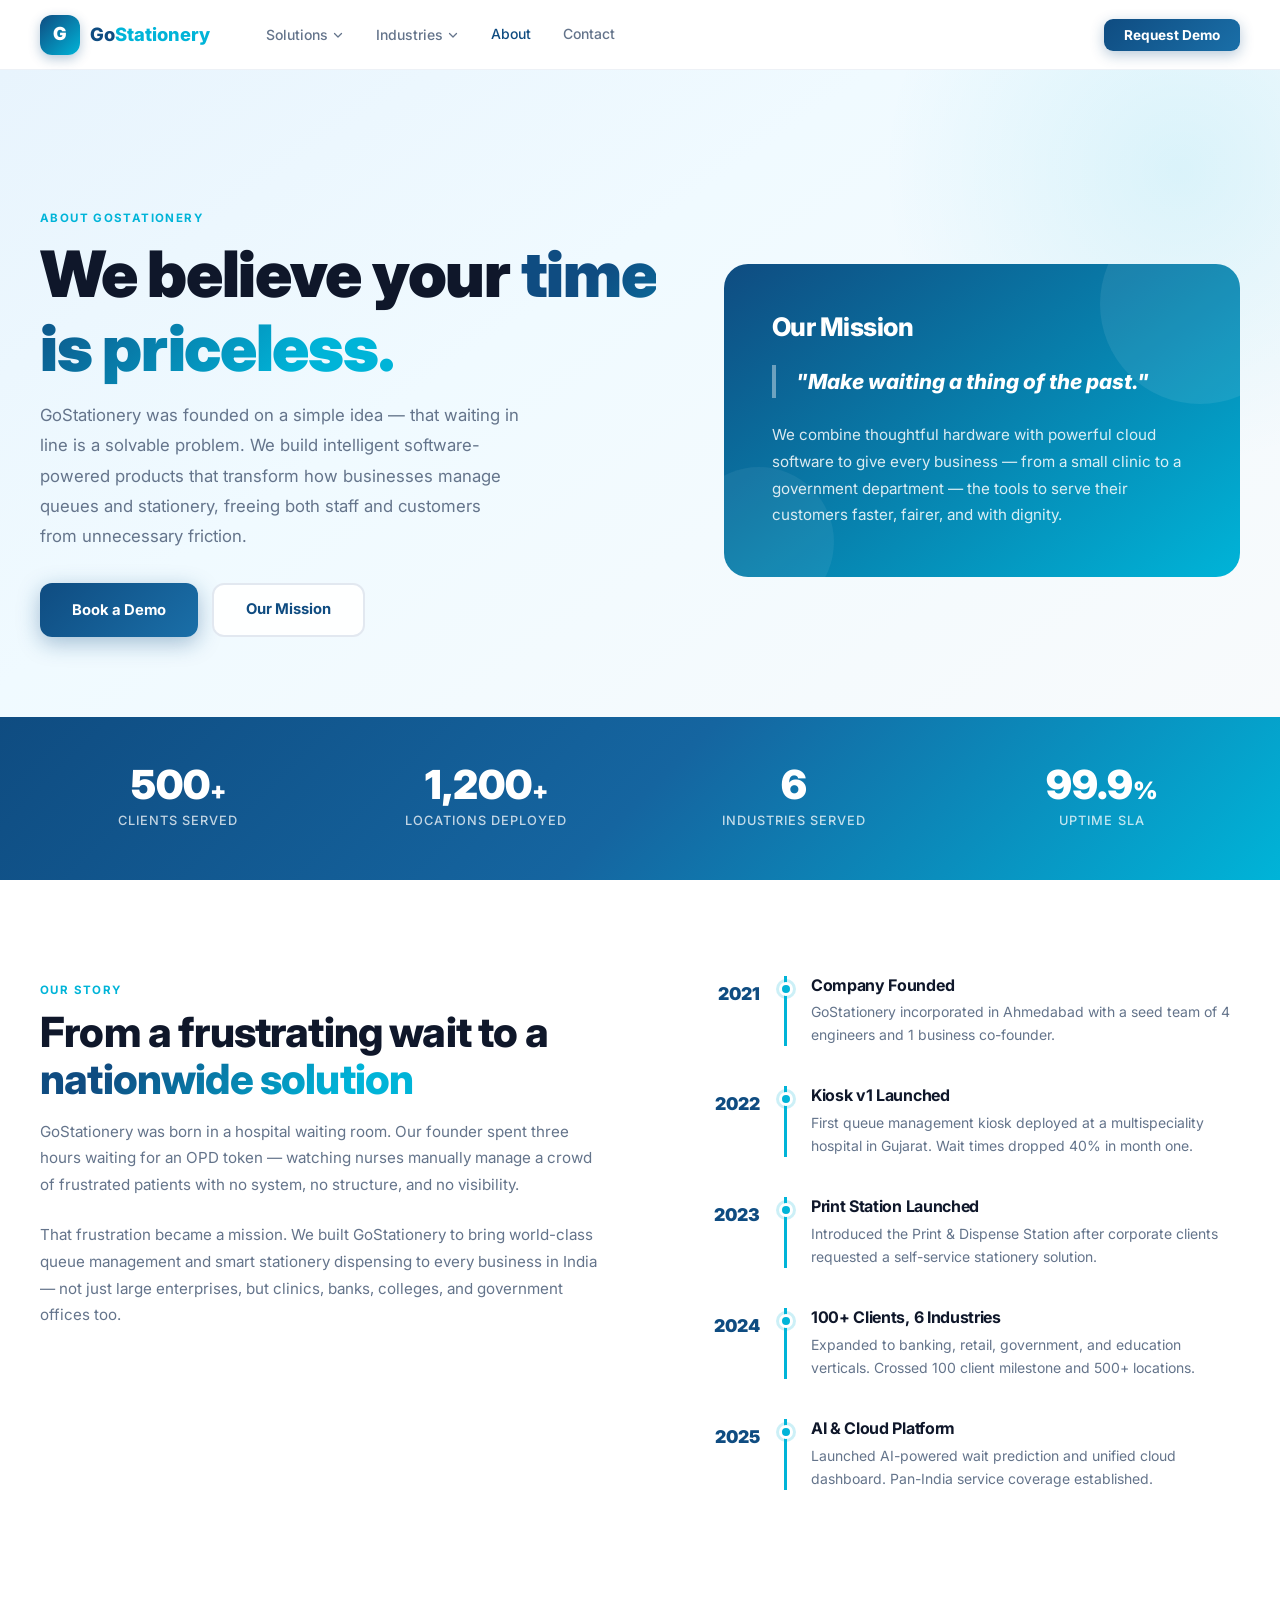
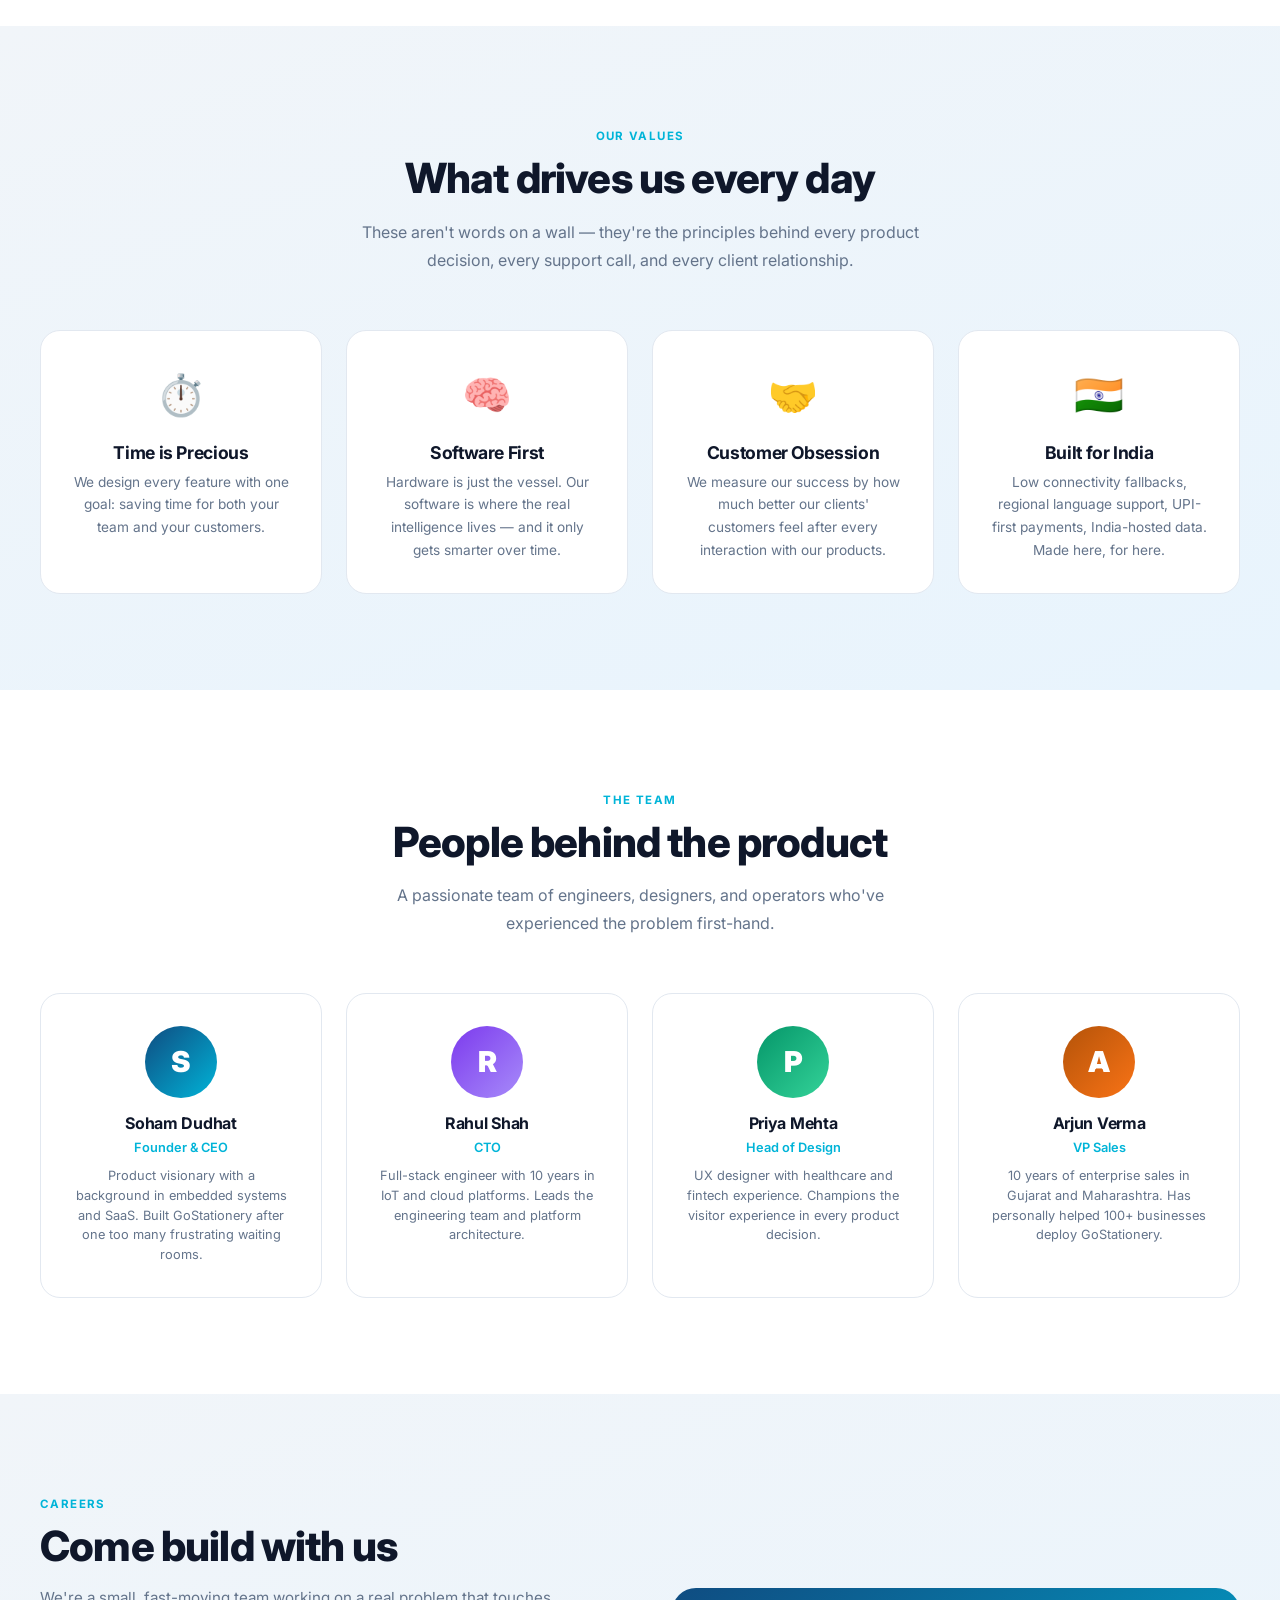
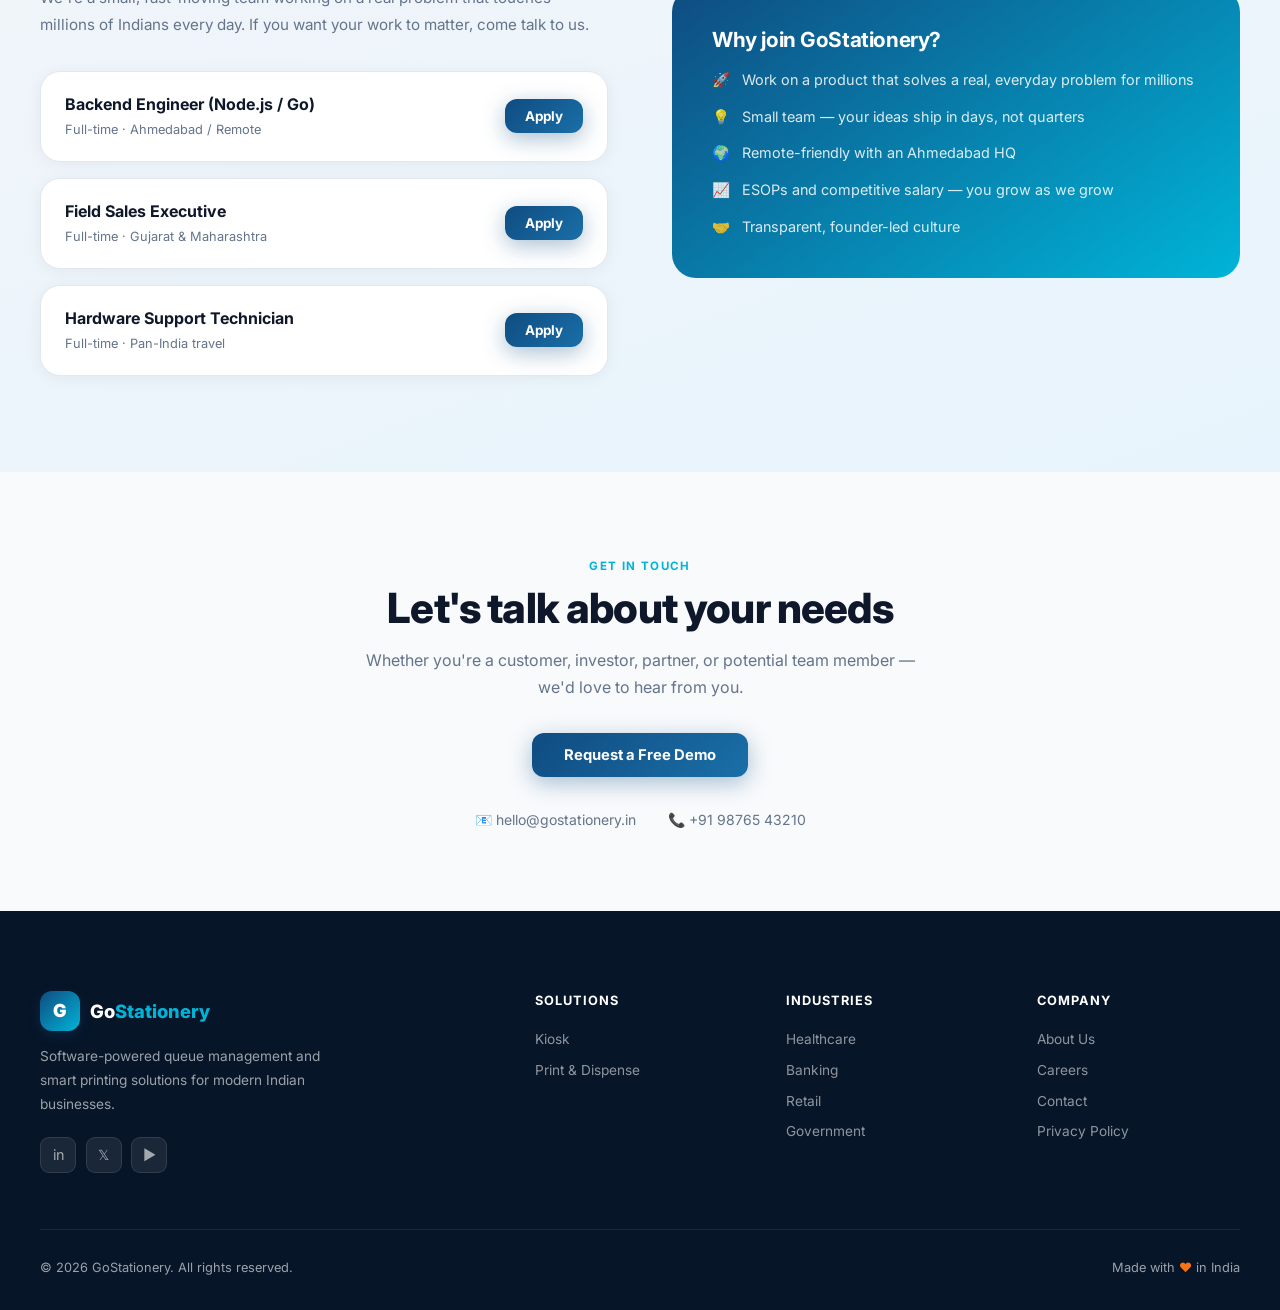
<file: about.html>
<!DOCTYPE html>
<html lang="en">
<head>
  <meta charset="UTF-8"/>
  <link rel="icon" type="image/svg+xml" href="favicon.svg"/>
  <meta name="viewport" content="width=device-width,initial-scale=1.0"/>
  <title>About Us | GoStationery</title>
  <link rel="preconnect" href="https://fonts.googleapis.com"/>
  <link href="https://fonts.googleapis.com/css2?family=Inter:wght@300;400;500;600;700;800;900&display=swap" rel="stylesheet"/>
  <link rel="stylesheet" href="style.css"/>
  <style>
    body { padding-top: var(--nav-h); }

    .about-hero {
      background: linear-gradient(145deg,#e8f4fd,#f0faff 40%,#f8fafc);
      padding: calc(var(--nav-h) + 4rem) 2rem 5rem;
      position:relative; overflow:hidden;
    }
    .about-hero::after { content:'';position:absolute;top:-200px;right:-200px;width:600px;height:600px;border-radius:50%;background:radial-gradient(circle,rgba(0,180,216,.1),transparent 70%);pointer-events:none; }
    .about-hero-inner { max-width:1200px;margin:0 auto;display:grid;grid-template-columns:1.2fr 1fr;gap:4rem;align-items:center;position:relative;z-index:1; }

    /* Values */
    .values-grid { display:grid;grid-template-columns:repeat(auto-fit,minmax(220px,1fr));gap:1.5rem; }
    .value-card { background:var(--surface);border:1px solid var(--border);border-radius:20px;padding:2rem;text-align:center;transition:transform .3s cubic-bezier(.34,1.56,.64,1),box-shadow .3s; }
    .value-card:hover { transform:translateY(-6px);box-shadow:0 20px 50px rgba(0,0,0,.1); }
    .value-icon { font-size:2.5rem;margin-bottom:1rem;display:block; }
    .value-card h3 { margin-bottom:.5rem; }
    .value-card p { font-size:.855rem;color:var(--muted);line-height:1.65; }

    /* Team */
    .team-grid { display:grid;grid-template-columns:repeat(auto-fit,minmax(200px,1fr));gap:1.5rem; }
    .team-card { background:var(--surface);border:1px solid var(--border);border-radius:20px;padding:2rem;text-align:center;transition:transform .3s,box-shadow .3s; }
    .team-card:hover { transform:translateY(-4px);box-shadow:0 16px 40px rgba(0,0,0,.1); }
    .team-avatar { width:72px;height:72px;border-radius:50%;margin:0 auto 1rem;display:flex;align-items:center;justify-content:center;font-size:1.8rem;font-weight:900;color:#fff; }
    .team-card h3 { font-size:1rem;margin-bottom:.3rem; }
    .team-role { font-size:.8rem;color:var(--accent);font-weight:600;margin-bottom:.5rem; }
    .team-bio { font-size:.8rem;color:var(--muted);line-height:1.55; }

    /* Timeline */
    .timeline { max-width:700px;margin:0 auto; }
    .tl-item { display:grid;grid-template-columns:80px 1fr;gap:1.5rem;margin-bottom:2.5rem;align-items:start; }
    .tl-year { font-size:1.1rem;font-weight:900;color:var(--primary);text-align:right;padding-top:.25rem; }
    .tl-content { border-left:3px solid var(--accent);padding-left:1.5rem;position:relative; }
    .tl-content::before { content:'';position:absolute;left:-8px;top:6px;width:14px;height:14px;border-radius:50%;background:var(--accent);border:3px solid #fff;box-shadow:0 0 0 3px rgba(0,180,216,.2); }
    .tl-content h3 { font-size:1rem;margin-bottom:.4rem; }
    .tl-content p { font-size:.875rem;color:var(--muted);line-height:1.65; }

    /* Mission visual */
    .mission-visual {
      background:linear-gradient(145deg,var(--primary),var(--accent));
      border-radius:24px;padding:3rem;color:#fff;position:relative;overflow:hidden;
    }
    .mission-visual::before { content:'';position:absolute;top:-60px;right:-60px;width:200px;height:200px;border-radius:50%;background:rgba(255,255,255,.08); }
    .mission-visual::after  { content:'';position:absolute;bottom:-40px;left:-40px;width:150px;height:150px;border-radius:50%;background:rgba(255,255,255,.06); }
    .mission-visual h2 { color:#fff;font-size:1.6rem;margin-bottom:1rem;position:relative;z-index:1; }
    .mission-visual p  { color:rgba(255,255,255,.85);font-size:.95rem;line-height:1.75;position:relative;z-index:1; }
    .mission-quote { font-size:1.3rem;font-weight:800;color:#fff;font-style:italic;border-left:4px solid rgba(255,255,255,.4);padding-left:1.25rem;margin:1.5rem 0;position:relative;z-index:1; }

    @media(max-width:1024px){
      .about-hero-inner { grid-template-columns:1fr; }
    }
  </style>
</head>
<body>

<!-- NAV -->
<nav id="mainNav">
  <div class="nav-inner">
    <a href="index.html" class="logo"><div class="logo-icon">G</div><span class="logo-text">Go<span>Stationery</span></span></a>
    <ul class="nav-menu">
      <li class="nav-item">
        <button class="nav-link">Solutions <svg width="12" height="12" fill="none" viewBox="0 0 24 24" stroke="currentColor" stroke-width="2.5"><path stroke-linecap="round" stroke-linejoin="round" d="M19 9l-7 7-7-7"/></svg></button>
        <div class="dropdown">
          <a href="kiosk.html"><div class="dropdown-icon di-blue">🖥️</div><div><span>Kiosk</span><span class="dropdown-desc">Queue management</span></div></a>
          <a href="vending.html"><div class="dropdown-icon di-orange">🖨️</div><div><span>Print & Dispense Station</span><span class="dropdown-desc">Smart stationery vending</span></div></a>
        </div>
      </li>
      <li class="nav-item">
        <button class="nav-link">Industries <svg width="12" height="12" fill="none" viewBox="0 0 24 24" stroke="currentColor" stroke-width="2.5"><path stroke-linecap="round" stroke-linejoin="round" d="M19 9l-7 7-7-7"/></svg></button>
        <div class="dropdown" style="min-width:240px;">
          <a href="industries.html#healthcare"><div class="dropdown-icon di-green">🏥</div><div><span>Healthcare</span></div></a>
          <a href="industries.html#banking"><div class="dropdown-icon di-blue">🏦</div><div><span>Banking & Finance</span></div></a>
          <a href="industries.html#retail"><div class="dropdown-icon di-yellow">🛒</div><div><span>Retail</span></div></a>
          <a href="industries.html#govt"><div class="dropdown-icon di-purple">🏛️</div><div><span>Government</span></div></a>
          <a href="industries.html#corporate"><div class="dropdown-icon di-red">🏢</div><div><span>Corporate</span></div></a>
          <a href="industries.html#education"><div class="dropdown-icon di-green">🎓</div><div><span>Education</span></div></a>
        </div>
      </li>
      <li class="nav-item"><a href="about.html" class="nav-link" style="color:var(--primary)">About</a></li>
      <li class="nav-item"><a href="index.html#contact" class="nav-link">Contact</a></li>
    </ul>
    <div class="nav-actions"><button class="nav-cta" onclick="openModal()">Request Demo</button></div>
    <div class="hamburger-wrap"><button class="hamburger" id="hamburger" aria-label="Menu" aria-expanded="false"><span></span><span></span><span></span></button></div>
  </div>
</nav>
<!-- MOBILE NAV PANEL -->
<div class="mobile-nav" id="mobileNav">
  <button class="mobile-nav-link" data-sub="mobSolutions" aria-expanded="false">
    Solutions <svg width="14" height="14" fill="none" viewBox="0 0 24 24" stroke="currentColor" stroke-width="2.5"><path stroke-linecap="round" stroke-linejoin="round" d="M19 9l-7 7-7-7"/></svg>
  </button>
  <div class="mobile-sub" id="mobSolutions">
    <a href="kiosk.html"><div class="dropdown-icon di-blue">&#x1F5A5;&#xFE0F;</div><span>Kiosk &mdash; Queue Management</span></a>
    <a href="vending.html"><div class="dropdown-icon di-orange">&#x1F5A8;&#xFE0F;</div><span>Print &amp; Dispense Station</span></a>
  </div>
  <button class="mobile-nav-link" data-sub="mobIndustries" aria-expanded="false">
    Industries <svg width="14" height="14" fill="none" viewBox="0 0 24 24" stroke="currentColor" stroke-width="2.5"><path stroke-linecap="round" stroke-linejoin="round" d="M19 9l-7 7-7-7"/></svg>
  </button>
  <div class="mobile-sub" id="mobIndustries">
    <a href="industries.html#healthcare"><div class="dropdown-icon di-green">&#x1F3E5;</div><span>Healthcare</span></a>
    <a href="industries.html#banking"><div class="dropdown-icon di-blue">&#x1F3E6;</div><span>Banking &amp; Finance</span></a>
    <a href="industries.html#retail"><div class="dropdown-icon di-yellow">&#x1F6D2;</div><span>Retail</span></a>
    <a href="industries.html#govt"><div class="dropdown-icon di-purple">&#x1F3DB;&#xFE0F;</div><span>Government</span></a>
    <a href="industries.html#corporate"><div class="dropdown-icon di-red">&#x1F3E2;</div><span>Corporate</span></a>
    <a href="industries.html#education"><div class="dropdown-icon di-green">&#x1F393;</div><span>Education</span></a>
  </div>
  <a href="about.html" class="mobile-nav-link">About</a>
  <a href="index.html#contact" class="mobile-nav-link">Contact</a>
  <button class="mobile-nav-cta">Request Free Demo</button>
</div>

<!-- HERO -->
<section class="about-hero">
  <div class="about-hero-inner">
    <div class="fade-up">
      <span class="section-tag">About GoStationery</span>
      <h1>We believe your <span class="text-gradient">time is priceless.</span></h1>
      <p style="color:var(--muted);font-size:1.05rem;line-height:1.8;margin:1rem 0 2rem;max-width:480px">GoStationery was founded on a simple idea — that waiting in line is a solvable problem. We build intelligent software-powered products that transform how businesses manage queues and stationery, freeing both staff and customers from unnecessary friction.</p>
      <div style="display:flex;gap:.9rem;flex-wrap:wrap;">
        <button class="btn btn-primary" onclick="openModal()">Book a Demo</button>
        <a href="#mission" class="btn btn-secondary">Our Mission</a>
      </div>
    </div>
    <div class="fade-up d2">
      <div class="mission-visual">
        <h2>Our Mission</h2>
        <div class="mission-quote">"Make waiting a thing of the past."</div>
        <p>We combine thoughtful hardware with powerful cloud software to give every business — from a small clinic to a government department — the tools to serve their customers faster, fairer, and with dignity.</p>
      </div>
    </div>
  </div>
</section>

<!-- STATS -->
<div class="stats-bar">
  <div class="stats-grid">
    <div class="stat-item fade-up"><span class="stat-num"><span data-count="500" style="color:#fff">0</span><span class="stat-unit">+</span></span><div class="stat-label">Clients Served</div></div>
    <div class="stat-item fade-up d1"><span class="stat-num"><span data-count="1200" style="color:#fff">0</span><span class="stat-unit">+</span></span><div class="stat-label">Locations Deployed</div></div>
    <div class="stat-item fade-up d2"><span class="stat-num"><span data-count="6" style="color:#fff">0</span><span class="stat-unit"></span></span><div class="stat-label">Industries Served</div></div>
    <div class="stat-item fade-up d3"><span class="stat-num" style="color:#fff">99.9<span class="stat-unit">%</span></span><div class="stat-label">Uptime SLA</div></div>
  </div>
</div>

<!-- OUR STORY / TIMELINE -->
<section class="section" id="mission" style="background:#fff;">
  <div class="section-inner">
    <div class="resp-grid-2" style="gap:5rem;align-items:start;">
      <div class="fade-up">
        <span class="section-tag">Our Story</span>
        <h2 class="section-title">From a frustrating wait to a <span class="text-gradient">nationwide solution</span></h2>
        <p style="color:var(--muted);font-size:.95rem;line-height:1.75;margin-bottom:1.5rem">GoStationery was born in a hospital waiting room. Our founder spent three hours waiting for an OPD token — watching nurses manually manage a crowd of frustrated patients with no system, no structure, and no visibility.</p>
        <p style="color:var(--muted);font-size:.95rem;line-height:1.75">That frustration became a mission. We built GoStationery to bring world-class queue management and smart stationery dispensing to every business in India — not just large enterprises, but clinics, banks, colleges, and government offices too.</p>
      </div>
      <div class="fade-up d2">
        <div class="timeline">
          <div class="tl-item">
            <div class="tl-year">2021</div>
            <div class="tl-content"><h3>Company Founded</h3><p>GoStationery incorporated in Ahmedabad with a seed team of 4 engineers and 1 business co-founder.</p></div>
          </div>
          <div class="tl-item">
            <div class="tl-year">2022</div>
            <div class="tl-content"><h3>Kiosk v1 Launched</h3><p>First queue management kiosk deployed at a multispeciality hospital in Gujarat. Wait times dropped 40% in month one.</p></div>
          </div>
          <div class="tl-item">
            <div class="tl-year">2023</div>
            <div class="tl-content"><h3>Print Station Launched</h3><p>Introduced the Print & Dispense Station after corporate clients requested a self-service stationery solution.</p></div>
          </div>
          <div class="tl-item">
            <div class="tl-year">2024</div>
            <div class="tl-content"><h3>100+ Clients, 6 Industries</h3><p>Expanded to banking, retail, government, and education verticals. Crossed 100 client milestone and 500+ locations.</p></div>
          </div>
          <div class="tl-item">
            <div class="tl-year">2025</div>
            <div class="tl-content"><h3>AI & Cloud Platform</h3><p>Launched AI-powered wait prediction and unified cloud dashboard. Pan-India service coverage established.</p></div>
          </div>
        </div>
      </div>
    </div>
  </div>
</section>

<!-- VALUES -->
<section class="section" style="background:linear-gradient(160deg,#f1f5f9,#e8f4fd)">
  <div class="section-inner">
    <div class="section-header center fade-up">
      <span class="section-tag">Our Values</span>
      <h2 class="section-title">What drives us every day</h2>
      <p class="section-sub" style="margin:0 auto">These aren't words on a wall — they're the principles behind every product decision, every support call, and every client relationship.</p>
    </div>
    <div class="values-grid" style="margin-top:2.5rem;">
      <div class="value-card fade-up d1"><span class="value-icon">⏱️</span><h3>Time is Precious</h3><p>We design every feature with one goal: saving time for both your team and your customers.</p></div>
      <div class="value-card fade-up d2"><span class="value-icon">🧠</span><h3>Software First</h3><p>Hardware is just the vessel. Our software is where the real intelligence lives — and it only gets smarter over time.</p></div>
      <div class="value-card fade-up d3"><span class="value-icon">🤝</span><h3>Customer Obsession</h3><p>We measure our success by how much better our clients' customers feel after every interaction with our products.</p></div>
      <div class="value-card fade-up d4"><span class="value-icon">🇮🇳</span><h3>Built for India</h3><p>Low connectivity fallbacks, regional language support, UPI-first payments, India-hosted data. Made here, for here.</p></div>
    </div>
  </div>
</section>

<!-- TEAM -->
<section class="section" style="background:#fff;">
  <div class="section-inner">
    <div class="section-header center fade-up">
      <span class="section-tag">The Team</span>
      <h2 class="section-title">People behind the product</h2>
      <p class="section-sub" style="margin:0 auto">A passionate team of engineers, designers, and operators who've experienced the problem first-hand.</p>
    </div>
    <div class="team-grid" style="margin-top:2.5rem;">
      <div class="team-card fade-up d1">
        <div class="team-avatar" style="background:linear-gradient(135deg,var(--primary),var(--accent))">S</div>
        <h3>Soham Dudhat</h3>
        <div class="team-role">Founder & CEO</div>
        <p class="team-bio">Product visionary with a background in embedded systems and SaaS. Built GoStationery after one too many frustrating waiting rooms.</p>
      </div>
      <div class="team-card fade-up d2">
        <div class="team-avatar" style="background:linear-gradient(135deg,#7c3aed,#a78bfa)">R</div>
        <h3>Rahul Shah</h3>
        <div class="team-role">CTO</div>
        <p class="team-bio">Full-stack engineer with 10 years in IoT and cloud platforms. Leads the engineering team and platform architecture.</p>
      </div>
      <div class="team-card fade-up d3">
        <div class="team-avatar" style="background:linear-gradient(135deg,#059669,#34d399)">P</div>
        <h3>Priya Mehta</h3>
        <div class="team-role">Head of Design</div>
        <p class="team-bio">UX designer with healthcare and fintech experience. Champions the visitor experience in every product decision.</p>
      </div>
      <div class="team-card fade-up d4">
        <div class="team-avatar" style="background:linear-gradient(135deg,#b45309,#f97316)">A</div>
        <h3>Arjun Verma</h3>
        <div class="team-role">VP Sales</div>
        <p class="team-bio">10 years of enterprise sales in Gujarat and Maharashtra. Has personally helped 100+ businesses deploy GoStationery.</p>
      </div>
    </div>
  </div>
</section>

<!-- CAREERS -->
<section class="section" id="careers" style="background:linear-gradient(160deg,#f1f5f9,#e8f4fd)">
  <div class="section-inner">
    <div class="resp-grid-2" style="gap:4rem;align-items:center;">
      <div class="fade-up">
        <span class="section-tag">Careers</span>
        <h2 class="section-title">Come build with us</h2>
        <p style="color:var(--muted);font-size:.95rem;line-height:1.75;margin-bottom:2rem">We're a small, fast-moving team working on a real problem that touches millions of Indians every day. If you want your work to matter, come talk to us.</p>
        <div style="display:flex;flex-direction:column;gap:1rem;">
          <div class="card" style="padding:1.25rem 1.5rem;display:flex;justify-content:space-between;align-items:center;">
            <div><div style="font-weight:700;margin-bottom:3px">Backend Engineer (Node.js / Go)</div><div style="font-size:.8rem;color:var(--muted)">Full-time · Ahmedabad / Remote</div></div>
            <button class="btn btn-primary btn-sm" onclick="openModal()">Apply</button>
          </div>
          <div class="card" style="padding:1.25rem 1.5rem;display:flex;justify-content:space-between;align-items:center;">
            <div><div style="font-weight:700;margin-bottom:3px">Field Sales Executive</div><div style="font-size:.8rem;color:var(--muted)">Full-time · Gujarat & Maharashtra</div></div>
            <button class="btn btn-primary btn-sm" onclick="openModal()">Apply</button>
          </div>
          <div class="card" style="padding:1.25rem 1.5rem;display:flex;justify-content:space-between;align-items:center;">
            <div><div style="font-weight:700;margin-bottom:3px">Hardware Support Technician</div><div style="font-size:.8rem;color:var(--muted)">Full-time · Pan-India travel</div></div>
            <button class="btn btn-primary btn-sm" onclick="openModal()">Apply</button>
          </div>
        </div>
      </div>
      <div class="fade-up d2">
        <div style="background:linear-gradient(145deg,var(--primary),var(--accent));border-radius:24px;padding:2.5rem;color:#fff;">
          <h3 style="color:#fff;font-size:1.3rem;margin-bottom:1rem">Why join GoStationery?</h3>
          <ul style="list-style:none;display:flex;flex-direction:column;gap:.85rem;">
            <li style="display:flex;gap:.75rem;font-size:.9rem;color:rgba(255,255,255,.85)"><span>🚀</span>Work on a product that solves a real, everyday problem for millions</li>
            <li style="display:flex;gap:.75rem;font-size:.9rem;color:rgba(255,255,255,.85)"><span>💡</span>Small team — your ideas ship in days, not quarters</li>
            <li style="display:flex;gap:.75rem;font-size:.9rem;color:rgba(255,255,255,.85)"><span>🌍</span>Remote-friendly with an Ahmedabad HQ</li>
            <li style="display:flex;gap:.75rem;font-size:.9rem;color:rgba(255,255,255,.85)"><span>📈</span>ESOPs and competitive salary — you grow as we grow</li>
            <li style="display:flex;gap:.75rem;font-size:.9rem;color:rgba(255,255,255,.85)"><span>🤝</span>Transparent, founder-led culture</li>
          </ul>
        </div>
      </div>
    </div>
  </div>
</section>

<!-- CTA -->
<section style="background:var(--bg);padding:5rem 2rem;text-align:center;">
  <div style="max-width:560px;margin:0 auto;" class="fade-up">
    <span class="section-tag">Get In Touch</span>
    <h2 class="section-title">Let's talk about your needs</h2>
    <p style="color:var(--muted);margin-bottom:2rem;font-size:1rem;line-height:1.7">Whether you're a customer, investor, partner, or potential team member — we'd love to hear from you.</p>
    <button class="btn btn-primary" onclick="openModal()" style="margin:0 auto;display:inline-flex;">Request a Free Demo</button>
    <div style="display:flex;justify-content:center;gap:2rem;margin-top:2rem;flex-wrap:wrap;">
      <span style="font-size:.875rem;color:var(--muted)">📧 hello@gostationery.in</span>
      <span style="font-size:.875rem;color:var(--muted)">📞 +91 98765 43210</span>
    </div>
  </div>
</section>

<!-- FOOTER -->
<footer>
  <div class="footer-inner">
    <div class="footer-top">
      <div class="footer-brand">
        <a href="index.html" class="logo"><div class="logo-icon">G</div><span class="logo-text">Go<span>Stationery</span></span></a>
        <p>Software-powered queue management and smart printing solutions for modern Indian businesses.</p>
        <div class="footer-social"><a href="#" class="social-btn">in</a><a href="#" class="social-btn">𝕏</a><a href="#" class="social-btn">▶</a></div>
      </div>
      <div class="footer-col"><h5>Solutions</h5><ul><li><a href="kiosk.html">Kiosk</a></li><li><a href="vending.html">Print & Dispense</a></li></ul></div>
      <div class="footer-col"><h5>Industries</h5><ul><li><a href="industries.html#healthcare">Healthcare</a></li><li><a href="industries.html#banking">Banking</a></li><li><a href="industries.html#retail">Retail</a></li><li><a href="industries.html#govt">Government</a></li></ul></div>
      <div class="footer-col"><h5>Company</h5><ul><li><a href="about.html">About Us</a></li><li><a href="#careers">Careers</a></li><li><a href="index.html#contact">Contact</a></li><li><a href="#">Privacy Policy</a></li></ul></div>
    </div>
    <div class="footer-bottom"><span>© 2026 GoStationery. All rights reserved.</span><span>Made with <span class="heart">♥</span> in India</span></div>
  </div>
</footer>

<div class="modal-overlay" id="demoModal">
  <div class="modal">
    <div class="modal-header">
      <div><div class="modal-title">Get In Touch</div><div class="modal-sub">Demo request, partnership, or career inquiry.</div></div>
      <button class="modal-close" onclick="closeModal()">✕</button>
    </div>
    <div class="modal-body">
      <form id="demoForm" novalidate>
        <div class="form-row">
          <div class="form-group"><label>Your Name *</label><input id="demoName" type="text" placeholder="Rahul Sharma" required/></div>
          <div class="form-group"><label>Phone *</label><input id="demoPhone" type="tel" placeholder="+91 98765 43210" required/></div>
        </div>
        <div class="form-group"><label>Email *</label><input id="demoEmail" type="email" placeholder="you@company.com" required/></div>
        <div class="form-group"><label>I'm interested in *</label>
          <select id="demoProduct" required>
            <option value="" disabled selected>Select an option</option>
            <option>Kiosk — Queue Management</option>
            <option>Print & Dispense Station</option>
            <option>Both Products</option>
            <option>Partnership</option>
            <option>Career Opportunity</option>
          </select>
        </div>
        <div class="form-group"><label>Message</label><textarea id="demoMsg" placeholder="Tell us more about what you're looking for…"></textarea></div>
        <button type="submit" class="modal-submit" id="demoSubmitBtn">
          <svg width="16" height="16" fill="none" viewBox="0 0 24 24" stroke="currentColor" stroke-width="2.5"><path stroke-linecap="round" stroke-linejoin="round" d="M5 13l4 4L19 7"/></svg>
          Send Message
        </button>
      </form>
      <div class="modal-success" id="modalSuccess">
        <div class="success-icon">✅</div>
        <h3>Message Sent!</h3>
        <p>We'll get back to you within 24 hours.</p>
        <button class="btn btn-primary btn-sm" style="margin:1.5rem auto 0;display:inline-flex" onclick="closeModal()">Close</button>
      </div>
    </div>
  </div>
</div>
<script src="common.js"></script>
</body>
</html>
</file>
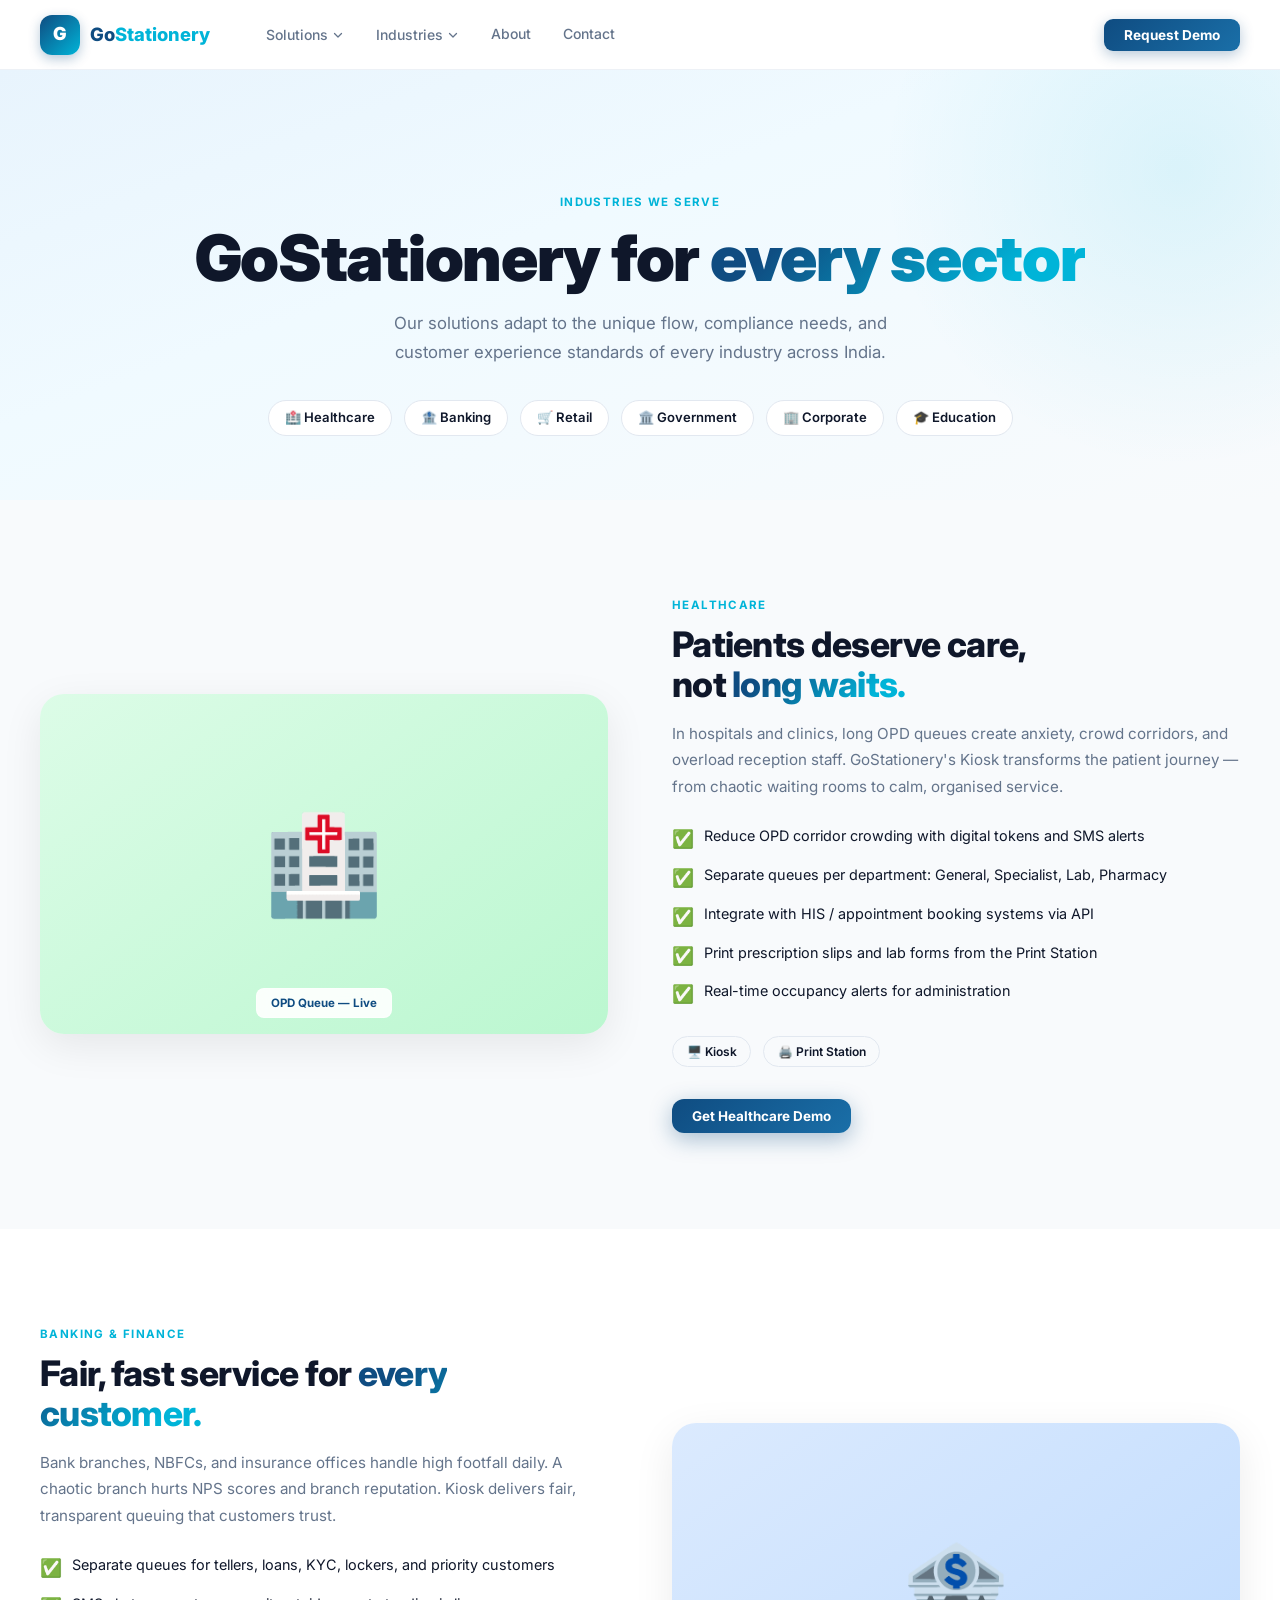
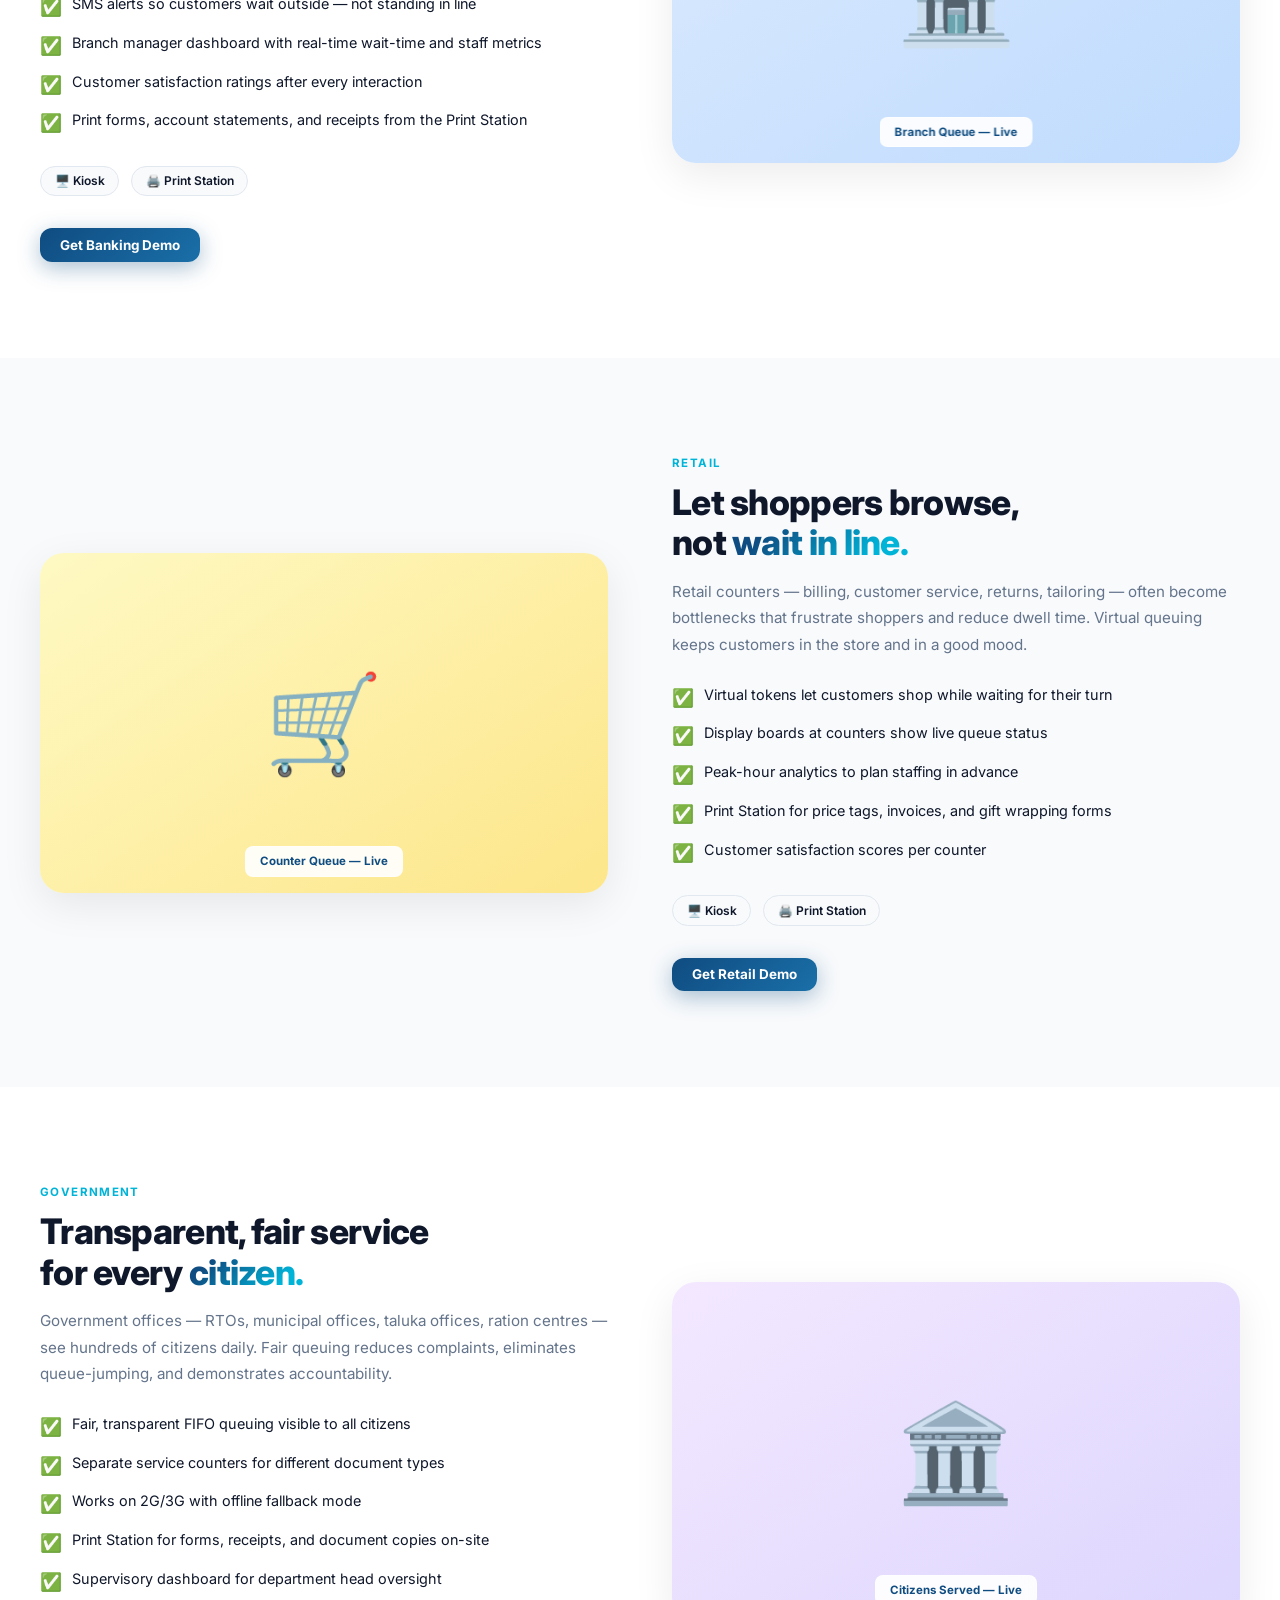
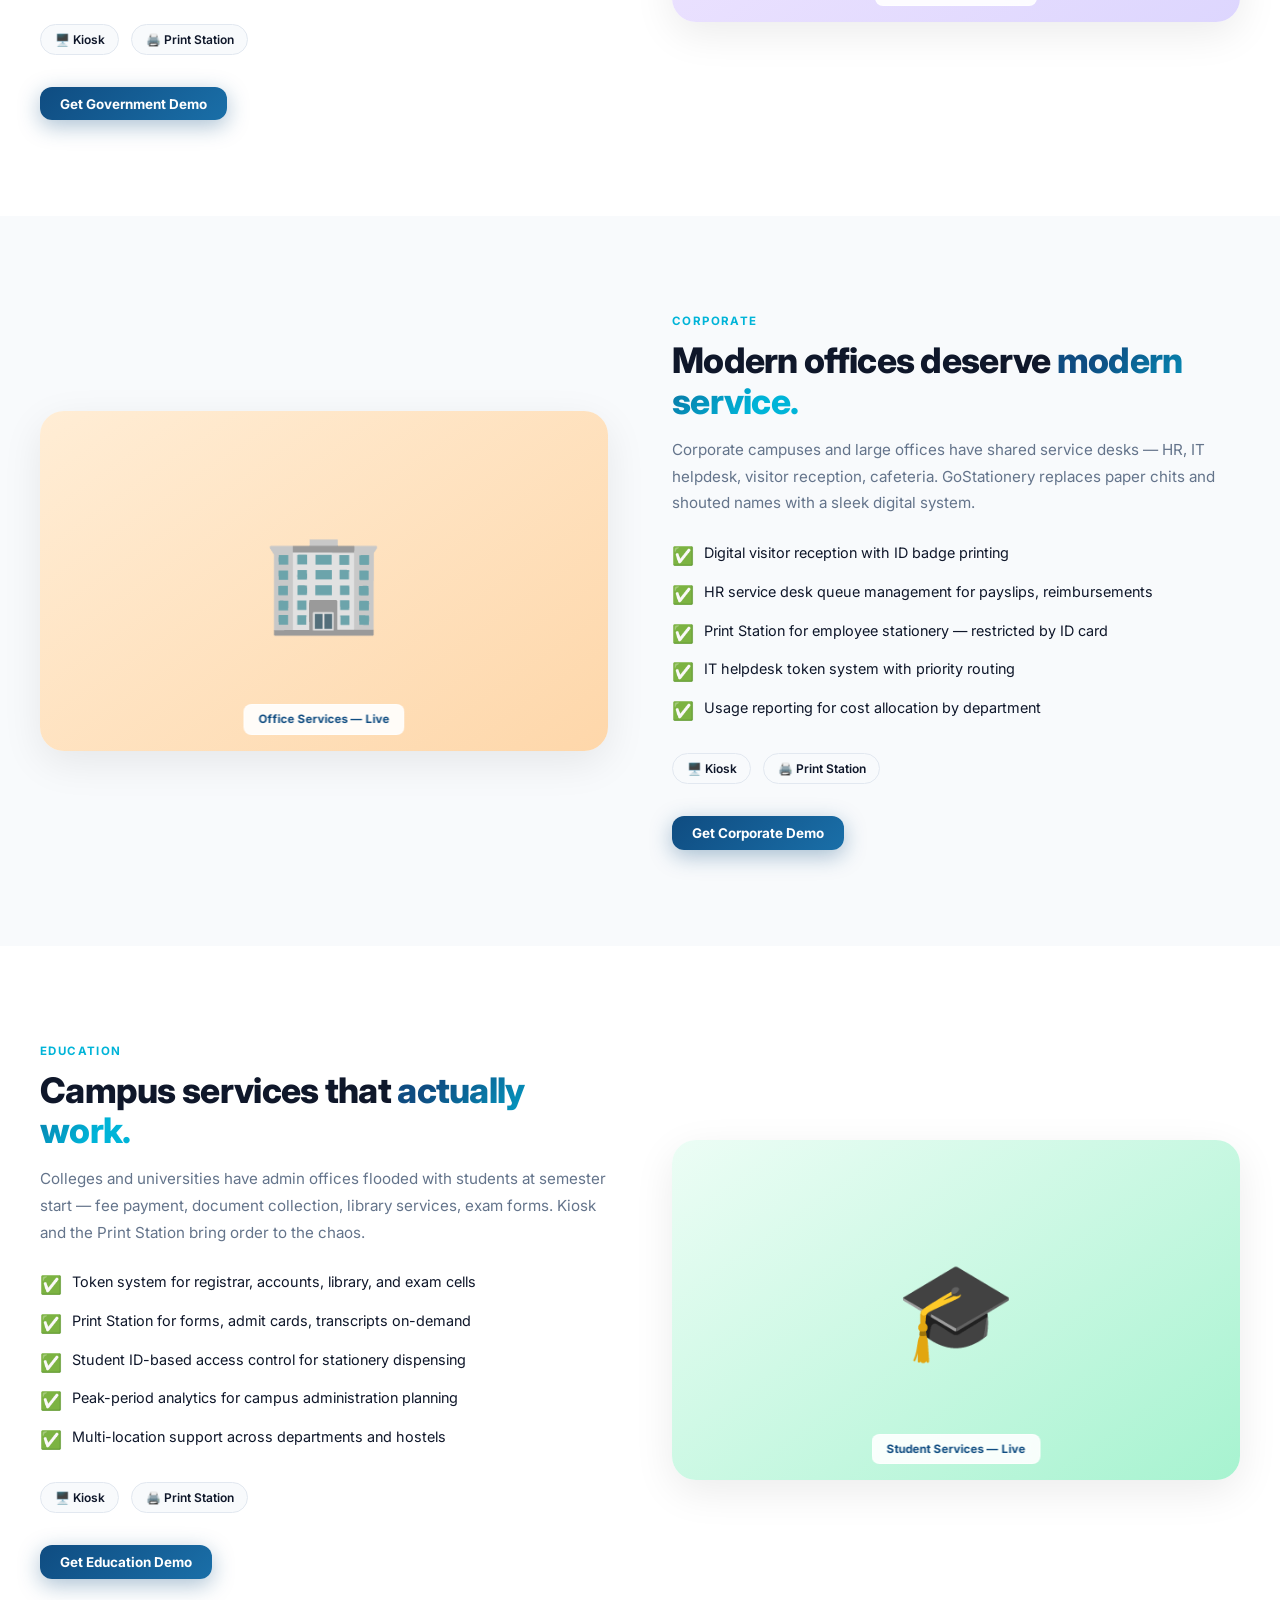
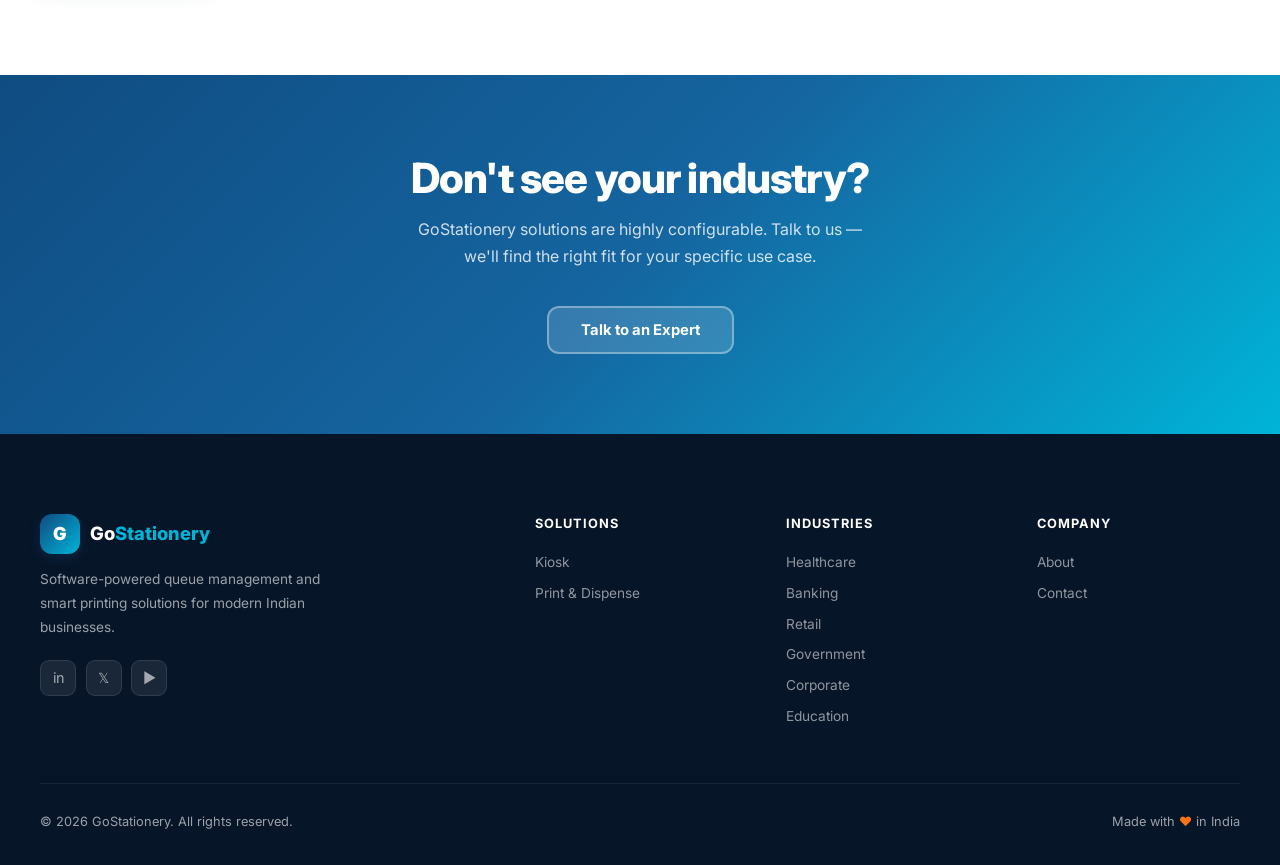
<file: industries.html>
<!DOCTYPE html>
<html lang="en">
<head>
  <meta charset="UTF-8"/>
  <link rel="icon" type="image/svg+xml" href="favicon.svg"/>
  <meta name="viewport" content="width=device-width,initial-scale=1.0"/>
  <title>Industries | GoStationery</title>
  <link rel="preconnect" href="https://fonts.googleapis.com"/>
  <link href="https://fonts.googleapis.com/css2?family=Inter:wght@300;400;500;600;700;800;900&display=swap" rel="stylesheet"/>
  <link rel="stylesheet" href="style.css"/>
  <style>
    body { padding-top: var(--nav-h); }

    .page-hero { padding: calc(var(--nav-h) + 3rem) 2rem 4rem; background:linear-gradient(160deg,#e8f4fd,#f0faff 40%,#f8fafc); position:relative;overflow:hidden; }
    .page-hero::after { content:'';position:absolute;top:-200px;right:-200px;width:600px;height:600px;border-radius:50%;background:radial-gradient(circle,rgba(0,180,216,.1),transparent 70%);pointer-events:none; }
    .page-hero-inner { max-width:1200px;margin:0 auto;text-align:center;position:relative;z-index:1; }

    /* Industry section */
    .ind-section { padding: 6rem 2rem; }
    .ind-section:nth-child(even) { background: #f8fafc; }
    .ind-section:nth-child(odd) { background: #fff; }
    .ind-inner { max-width:1200px;margin:0 auto;display:grid;grid-template-columns:1fr 1fr;gap:4rem;align-items:center; }
    .ind-inner.rev { direction:rtl; }
    .ind-inner.rev > * { direction:ltr; }

    .ind-visual {
      border-radius:24px;min-height:340px;
      display:flex;align-items:center;justify-content:center;
      position:relative;overflow:hidden;font-size:6rem;
      box-shadow:0 12px 40px rgba(0,0,0,.08);
    }
    .iv-health  { background:linear-gradient(145deg,#dcfce7,#bbf7d0); }
    .iv-bank    { background:linear-gradient(145deg,#dbeafe,#bfdbfe); }
    .iv-retail  { background:linear-gradient(145deg,#fef9c3,#fde68a); }
    .iv-govt    { background:linear-gradient(145deg,#f3e8ff,#ddd6fe); }
    .iv-corp    { background:linear-gradient(145deg,#ffedd5,#fed7aa); }
    .iv-edu     { background:linear-gradient(145deg,#ecfdf5,#a7f3d0); }

    .ind-visual-label {
      position:absolute;bottom:16px;left:50%;transform:translateX(-50%);
      background:rgba(255,255,255,.9);border-radius:8px;padding:5px 14px;
      font-size:.72rem;font-weight:700;color:var(--primary);white-space:nowrap;
      backdrop-filter:blur(8px);border:1px solid rgba(255,255,255,.5);
    }

    .ind-content .section-tag { display:block;margin-bottom:.6rem; }
    .ind-content h2 { font-size:clamp(1.6rem,3.5vw,2.2rem);margin-bottom:1rem; }
    .ind-content p { color:var(--muted);font-size:.95rem;line-height:1.75;margin-bottom:1.5rem; }
    .pain-list { list-style:none;display:flex;flex-direction:column;gap:.6rem;margin-bottom:1.75rem; }
    .pain-list li { display:flex;align-items:flex-start;gap:.65rem;font-size:.9rem; }
    .pain-icon { font-size:1.1rem;flex-shrink:0;margin-top:1px; }

    .ind-products { display:flex;gap:.75rem;flex-wrap:wrap;margin-bottom:2rem; }
    .ind-prod-tag { display:inline-flex;align-items:center;gap:6px;background:var(--bg);border:1px solid var(--border);border-radius:99px;padding:.3rem .85rem;font-size:.75rem;font-weight:600;color:var(--text); }

    @media(max-width:1024px){
      .ind-inner { grid-template-columns:1fr;gap:2rem; }
      .ind-inner.rev { direction:ltr; }
      .ind-visual { min-height:220px;font-size:4rem; }
    }
  </style>
</head>
<body>

<!-- NAV -->
<nav id="mainNav">
  <div class="nav-inner">
    <a href="index.html" class="logo"><div class="logo-icon">G</div><span class="logo-text">Go<span>Stationery</span></span></a>
    <ul class="nav-menu">
      <li class="nav-item">
        <button class="nav-link">Solutions <svg width="12" height="12" fill="none" viewBox="0 0 24 24" stroke="currentColor" stroke-width="2.5"><path stroke-linecap="round" stroke-linejoin="round" d="M19 9l-7 7-7-7"/></svg></button>
        <div class="dropdown">
          <a href="kiosk.html"><div class="dropdown-icon di-blue">🖥️</div><div><span>Kiosk</span><span class="dropdown-desc">Queue management system</span></div></a>
          <a href="vending.html"><div class="dropdown-icon di-orange">🖨️</div><div><span>Print & Dispense Station</span><span class="dropdown-desc">Smart stationery vending</span></div></a>
        </div>
      </li>
      <li class="nav-item">
        <button class="nav-link">Industries <svg width="12" height="12" fill="none" viewBox="0 0 24 24" stroke="currentColor" stroke-width="2.5"><path stroke-linecap="round" stroke-linejoin="round" d="M19 9l-7 7-7-7"/></svg></button>
        <div class="dropdown" style="min-width:260px;">
          <a href="#healthcare"><div class="dropdown-icon di-green">🏥</div><div><span>Healthcare</span></div></a>
          <a href="#banking"><div class="dropdown-icon di-blue">🏦</div><div><span>Banking & Finance</span></div></a>
          <a href="#retail"><div class="dropdown-icon di-yellow">🛒</div><div><span>Retail</span></div></a>
          <a href="#govt"><div class="dropdown-icon di-purple">🏛️</div><div><span>Government</span></div></a>
          <a href="#corporate"><div class="dropdown-icon di-red">🏢</div><div><span>Corporate</span></div></a>
          <a href="#education"><div class="dropdown-icon di-green">🎓</div><div><span>Education</span></div></a>
        </div>
      </li>
      <li class="nav-item"><a href="about.html" class="nav-link">About</a></li>
      <li class="nav-item"><a href="index.html#contact" class="nav-link">Contact</a></li>
    </ul>
    <div class="nav-actions"><button class="nav-cta" onclick="openModal()">Request Demo</button></div>
    <div class="hamburger-wrap"><button class="hamburger" id="hamburger" aria-label="Menu" aria-expanded="false"><span></span><span></span><span></span></button></div>
  </div>
</nav>
<!-- MOBILE NAV PANEL -->
<div class="mobile-nav" id="mobileNav">
  <button class="mobile-nav-link" data-sub="mobSolutions" aria-expanded="false">
    Solutions <svg width="14" height="14" fill="none" viewBox="0 0 24 24" stroke="currentColor" stroke-width="2.5"><path stroke-linecap="round" stroke-linejoin="round" d="M19 9l-7 7-7-7"/></svg>
  </button>
  <div class="mobile-sub" id="mobSolutions">
    <a href="kiosk.html"><div class="dropdown-icon di-blue">&#x1F5A5;&#xFE0F;</div><span>Kiosk &mdash; Queue Management</span></a>
    <a href="vending.html"><div class="dropdown-icon di-orange">&#x1F5A8;&#xFE0F;</div><span>Print &amp; Dispense Station</span></a>
  </div>
  <button class="mobile-nav-link" data-sub="mobIndustries" aria-expanded="false">
    Industries <svg width="14" height="14" fill="none" viewBox="0 0 24 24" stroke="currentColor" stroke-width="2.5"><path stroke-linecap="round" stroke-linejoin="round" d="M19 9l-7 7-7-7"/></svg>
  </button>
  <div class="mobile-sub" id="mobIndustries">
    <a href="industries.html#healthcare"><div class="dropdown-icon di-green">&#x1F3E5;</div><span>Healthcare</span></a>
    <a href="industries.html#banking"><div class="dropdown-icon di-blue">&#x1F3E6;</div><span>Banking &amp; Finance</span></a>
    <a href="industries.html#retail"><div class="dropdown-icon di-yellow">&#x1F6D2;</div><span>Retail</span></a>
    <a href="industries.html#govt"><div class="dropdown-icon di-purple">&#x1F3DB;&#xFE0F;</div><span>Government</span></a>
    <a href="industries.html#corporate"><div class="dropdown-icon di-red">&#x1F3E2;</div><span>Corporate</span></a>
    <a href="industries.html#education"><div class="dropdown-icon di-green">&#x1F393;</div><span>Education</span></a>
  </div>
  <a href="about.html" class="mobile-nav-link">About</a>
  <a href="index.html#contact" class="mobile-nav-link">Contact</a>
  <button class="mobile-nav-cta">Request Free Demo</button>
</div>

<!-- PAGE HERO -->
<section class="page-hero">
  <div class="page-hero-inner fade-up">
    <span class="section-tag">Industries We Serve</span>
    <h1>GoStationery for <span class="text-gradient">every sector</span></h1>
    <p style="color:var(--muted);font-size:1.05rem;max-width:560px;margin:.9rem auto 0;line-height:1.75">Our solutions adapt to the unique flow, compliance needs, and customer experience standards of every industry across India.</p>
    <div style="display:flex;gap:.75rem;justify-content:center;flex-wrap:wrap;margin-top:2rem;">
      <a href="#healthcare" style="display:inline-flex;align-items:center;gap:6px;background:#fff;border:1px solid var(--border);border-radius:99px;padding:.4rem 1rem;font-size:.82rem;font-weight:600;text-decoration:none;color:var(--text);transition:.2s" onmouseover="this.style.borderColor='var(--accent)'" onmouseout="this.style.borderColor='var(--border)'">🏥 Healthcare</a>
      <a href="#banking" style="display:inline-flex;align-items:center;gap:6px;background:#fff;border:1px solid var(--border);border-radius:99px;padding:.4rem 1rem;font-size:.82rem;font-weight:600;text-decoration:none;color:var(--text);transition:.2s" onmouseover="this.style.borderColor='var(--accent)'" onmouseout="this.style.borderColor='var(--border)'">🏦 Banking</a>
      <a href="#retail" style="display:inline-flex;align-items:center;gap:6px;background:#fff;border:1px solid var(--border);border-radius:99px;padding:.4rem 1rem;font-size:.82rem;font-weight:600;text-decoration:none;color:var(--text);transition:.2s" onmouseover="this.style.borderColor='var(--accent)'" onmouseout="this.style.borderColor='var(--border)'">🛒 Retail</a>
      <a href="#govt" style="display:inline-flex;align-items:center;gap:6px;background:#fff;border:1px solid var(--border);border-radius:99px;padding:.4rem 1rem;font-size:.82rem;font-weight:600;text-decoration:none;color:var(--text);transition:.2s" onmouseover="this.style.borderColor='var(--accent)'" onmouseout="this.style.borderColor='var(--border)'">🏛️ Government</a>
      <a href="#corporate" style="display:inline-flex;align-items:center;gap:6px;background:#fff;border:1px solid var(--border);border-radius:99px;padding:.4rem 1rem;font-size:.82rem;font-weight:600;text-decoration:none;color:var(--text);transition:.2s" onmouseover="this.style.borderColor='var(--accent)'" onmouseout="this.style.borderColor='var(--border)'">🏢 Corporate</a>
      <a href="#education" style="display:inline-flex;align-items:center;gap:6px;background:#fff;border:1px solid var(--border);border-radius:99px;padding:.4rem 1rem;font-size:.82rem;font-weight:600;text-decoration:none;color:var(--text);transition:.2s" onmouseover="this.style.borderColor='var(--accent)'" onmouseout="this.style.borderColor='var(--border)'">🎓 Education</a>
    </div>
  </div>
</section>

<!-- HEALTHCARE -->
<section class="ind-section" id="healthcare">
  <div class="ind-inner">
    <div class="ind-visual iv-health fade-up">🏥<div class="ind-visual-label">OPD Queue — Live</div></div>
    <div class="ind-content fade-up d2">
      <span class="section-tag">Healthcare</span>
      <h2>Patients deserve care, <br/>not <span class="text-gradient">long waits.</span></h2>
      <p>In hospitals and clinics, long OPD queues create anxiety, crowd corridors, and overload reception staff. GoStationery's Kiosk transforms the patient journey — from chaotic waiting rooms to calm, organised service.</p>
      <ul class="pain-list">
        <li><span class="pain-icon">✅</span><span>Reduce OPD corridor crowding with digital tokens and SMS alerts</span></li>
        <li><span class="pain-icon">✅</span><span>Separate queues per department: General, Specialist, Lab, Pharmacy</span></li>
        <li><span class="pain-icon">✅</span><span>Integrate with HIS / appointment booking systems via API</span></li>
        <li><span class="pain-icon">✅</span><span>Print prescription slips and lab forms from the Print Station</span></li>
        <li><span class="pain-icon">✅</span><span>Real-time occupancy alerts for administration</span></li>
      </ul>
      <div class="ind-products">
        <span class="ind-prod-tag">🖥️ Kiosk</span>
        <span class="ind-prod-tag">🖨️ Print Station</span>
      </div>
      <button class="btn btn-primary btn-sm" onclick="openModal()">Get Healthcare Demo</button>
    </div>
  </div>
</section>

<!-- BANKING -->
<section class="ind-section" id="banking">
  <div class="ind-inner rev">
    <div class="ind-visual iv-bank fade-up">🏦<div class="ind-visual-label">Branch Queue — Live</div></div>
    <div class="ind-content fade-up d2">
      <span class="section-tag">Banking & Finance</span>
      <h2>Fair, fast service for <span class="text-gradient">every customer.</span></h2>
      <p>Bank branches, NBFCs, and insurance offices handle high footfall daily. A chaotic branch hurts NPS scores and branch reputation. Kiosk delivers fair, transparent queuing that customers trust.</p>
      <ul class="pain-list">
        <li><span class="pain-icon">✅</span><span>Separate queues for tellers, loans, KYC, lockers, and priority customers</span></li>
        <li><span class="pain-icon">✅</span><span>SMS alerts so customers wait outside — not standing in line</span></li>
        <li><span class="pain-icon">✅</span><span>Branch manager dashboard with real-time wait-time and staff metrics</span></li>
        <li><span class="pain-icon">✅</span><span>Customer satisfaction ratings after every interaction</span></li>
        <li><span class="pain-icon">✅</span><span>Print forms, account statements, and receipts from the Print Station</span></li>
      </ul>
      <div class="ind-products">
        <span class="ind-prod-tag">🖥️ Kiosk</span>
        <span class="ind-prod-tag">🖨️ Print Station</span>
      </div>
      <button class="btn btn-primary btn-sm" onclick="openModal()">Get Banking Demo</button>
    </div>
  </div>
</section>

<!-- RETAIL -->
<section class="ind-section" id="retail">
  <div class="ind-inner">
    <div class="ind-visual iv-retail fade-up">🛒<div class="ind-visual-label">Counter Queue — Live</div></div>
    <div class="ind-content fade-up d2">
      <span class="section-tag">Retail</span>
      <h2>Let shoppers browse, <br/>not <span class="text-gradient">wait in line.</span></h2>
      <p>Retail counters — billing, customer service, returns, tailoring — often become bottlenecks that frustrate shoppers and reduce dwell time. Virtual queuing keeps customers in the store and in a good mood.</p>
      <ul class="pain-list">
        <li><span class="pain-icon">✅</span><span>Virtual tokens let customers shop while waiting for their turn</span></li>
        <li><span class="pain-icon">✅</span><span>Display boards at counters show live queue status</span></li>
        <li><span class="pain-icon">✅</span><span>Peak-hour analytics to plan staffing in advance</span></li>
        <li><span class="pain-icon">✅</span><span>Print Station for price tags, invoices, and gift wrapping forms</span></li>
        <li><span class="pain-icon">✅</span><span>Customer satisfaction scores per counter</span></li>
      </ul>
      <div class="ind-products">
        <span class="ind-prod-tag">🖥️ Kiosk</span>
        <span class="ind-prod-tag">🖨️ Print Station</span>
      </div>
      <button class="btn btn-primary btn-sm" onclick="openModal()">Get Retail Demo</button>
    </div>
  </div>
</section>

<!-- GOVERNMENT -->
<section class="ind-section" id="govt">
  <div class="ind-inner rev">
    <div class="ind-visual iv-govt fade-up">🏛️<div class="ind-visual-label">Citizens Served — Live</div></div>
    <div class="ind-content fade-up d2">
      <span class="section-tag">Government</span>
      <h2>Transparent, fair service <br/>for every <span class="text-gradient">citizen.</span></h2>
      <p>Government offices — RTOs, municipal offices, taluka offices, ration centres — see hundreds of citizens daily. Fair queuing reduces complaints, eliminates queue-jumping, and demonstrates accountability.</p>
      <ul class="pain-list">
        <li><span class="pain-icon">✅</span><span>Fair, transparent FIFO queuing visible to all citizens</span></li>
        <li><span class="pain-icon">✅</span><span>Separate service counters for different document types</span></li>
        <li><span class="pain-icon">✅</span><span>Works on 2G/3G with offline fallback mode</span></li>
        <li><span class="pain-icon">✅</span><span>Print Station for forms, receipts, and document copies on-site</span></li>
        <li><span class="pain-icon">✅</span><span>Supervisory dashboard for department head oversight</span></li>
      </ul>
      <div class="ind-products">
        <span class="ind-prod-tag">🖥️ Kiosk</span>
        <span class="ind-prod-tag">🖨️ Print Station</span>
      </div>
      <button class="btn btn-primary btn-sm" onclick="openModal()">Get Government Demo</button>
    </div>
  </div>
</section>

<!-- CORPORATE -->
<section class="ind-section" id="corporate">
  <div class="ind-inner">
    <div class="ind-visual iv-corp fade-up">🏢<div class="ind-visual-label">Office Services — Live</div></div>
    <div class="ind-content fade-up d2">
      <span class="section-tag">Corporate</span>
      <h2>Modern offices deserve <span class="text-gradient">modern service.</span></h2>
      <p>Corporate campuses and large offices have shared service desks — HR, IT helpdesk, visitor reception, cafeteria. GoStationery replaces paper chits and shouted names with a sleek digital system.</p>
      <ul class="pain-list">
        <li><span class="pain-icon">✅</span><span>Digital visitor reception with ID badge printing</span></li>
        <li><span class="pain-icon">✅</span><span>HR service desk queue management for payslips, reimbursements</span></li>
        <li><span class="pain-icon">✅</span><span>Print Station for employee stationery — restricted by ID card</span></li>
        <li><span class="pain-icon">✅</span><span>IT helpdesk token system with priority routing</span></li>
        <li><span class="pain-icon">✅</span><span>Usage reporting for cost allocation by department</span></li>
      </ul>
      <div class="ind-products">
        <span class="ind-prod-tag">🖥️ Kiosk</span>
        <span class="ind-prod-tag">🖨️ Print Station</span>
      </div>
      <button class="btn btn-primary btn-sm" onclick="openModal()">Get Corporate Demo</button>
    </div>
  </div>
</section>

<!-- EDUCATION -->
<section class="ind-section" id="education">
  <div class="ind-inner rev">
    <div class="ind-visual iv-edu fade-up">🎓<div class="ind-visual-label">Student Services — Live</div></div>
    <div class="ind-content fade-up d2">
      <span class="section-tag">Education</span>
      <h2>Campus services that <span class="text-gradient">actually work.</span></h2>
      <p>Colleges and universities have admin offices flooded with students at semester start — fee payment, document collection, library services, exam forms. Kiosk and the Print Station bring order to the chaos.</p>
      <ul class="pain-list">
        <li><span class="pain-icon">✅</span><span>Token system for registrar, accounts, library, and exam cells</span></li>
        <li><span class="pain-icon">✅</span><span>Print Station for forms, admit cards, transcripts on-demand</span></li>
        <li><span class="pain-icon">✅</span><span>Student ID-based access control for stationery dispensing</span></li>
        <li><span class="pain-icon">✅</span><span>Peak-period analytics for campus administration planning</span></li>
        <li><span class="pain-icon">✅</span><span>Multi-location support across departments and hostels</span></li>
      </ul>
      <div class="ind-products">
        <span class="ind-prod-tag">🖥️ Kiosk</span>
        <span class="ind-prod-tag">🖨️ Print Station</span>
      </div>
      <button class="btn btn-primary btn-sm" onclick="openModal()">Get Education Demo</button>
    </div>
  </div>
</section>

<!-- CTA -->
<section style="background:linear-gradient(135deg,var(--primary),#1565a0,var(--accent));padding:5rem 2rem;text-align:center;position:relative;overflow:hidden;">
  <h2 style="color:#fff;margin-bottom:.85rem;position:relative;z-index:1;" class="fade-up">Don't see your industry?</h2>
  <p style="color:rgba(255,255,255,.8);font-size:1rem;max-width:480px;margin:0 auto 2.25rem;line-height:1.7;position:relative;z-index:1;" class="fade-up d1">GoStationery solutions are highly configurable. Talk to us — we'll find the right fit for your specific use case.</p>
  <button class="btn" style="background:rgba(255,255,255,.15);color:#fff;border:2px solid rgba(255,255,255,.35);backdrop-filter:blur(8px);display:inline-flex;margin:0 auto;position:relative;z-index:1;" onclick="openModal()" class="fade-up d2">Talk to an Expert</button>
</section>

<!-- FOOTER -->
<footer>
  <div class="footer-inner">
    <div class="footer-top">
      <div class="footer-brand">
        <a href="index.html" class="logo"><div class="logo-icon">G</div><span class="logo-text">Go<span>Stationery</span></span></a>
        <p>Software-powered queue management and smart printing solutions for modern Indian businesses.</p>
        <div class="footer-social"><a href="#" class="social-btn">in</a><a href="#" class="social-btn">𝕏</a><a href="#" class="social-btn">▶</a></div>
      </div>
      <div class="footer-col"><h5>Solutions</h5><ul><li><a href="kiosk.html">Kiosk</a></li><li><a href="vending.html">Print & Dispense</a></li></ul></div>
      <div class="footer-col"><h5>Industries</h5><ul><li><a href="#healthcare">Healthcare</a></li><li><a href="#banking">Banking</a></li><li><a href="#retail">Retail</a></li><li><a href="#govt">Government</a></li><li><a href="#corporate">Corporate</a></li><li><a href="#education">Education</a></li></ul></div>
      <div class="footer-col"><h5>Company</h5><ul><li><a href="about.html">About</a></li><li><a href="index.html#contact">Contact</a></li></ul></div>
    </div>
    <div class="footer-bottom"><span>© 2026 GoStationery. All rights reserved.</span><span>Made with <span class="heart">♥</span> in India</span></div>
  </div>
</footer>

<div class="modal-overlay" id="demoModal">
  <div class="modal">
    <div class="modal-header">
      <div><div class="modal-title">Request a Free Demo</div><div class="modal-sub">Our team will reach out within 24 hours.</div></div>
      <button class="modal-close" onclick="closeModal()">✕</button>
    </div>
    <div class="modal-body">
      <form id="demoForm" novalidate>
        <div class="form-row">
          <div class="form-group"><label>Your Name *</label><input id="demoName" type="text" placeholder="Rahul Sharma" required/></div>
          <div class="form-group"><label>Phone *</label><input id="demoPhone" type="tel" placeholder="+91 98765 43210" required/></div>
        </div>
        <div class="form-group"><label>Email *</label><input id="demoEmail" type="email" placeholder="you@company.com" required/></div>
        <div class="form-group"><label>Interested In *</label>
          <select id="demoProduct" required>
            <option value="" disabled selected>Select a product</option>
            <option>Kiosk — Queue Management</option>
            <option>Print & Dispense Station</option>
            <option>Both Products</option>
          </select>
        </div>
        <div class="form-group"><label>Message</label><textarea id="demoMsg" placeholder="Industry, location, specific needs…"></textarea></div>
        <button type="submit" class="modal-submit" id="demoSubmitBtn">
          <svg width="16" height="16" fill="none" viewBox="0 0 24 24" stroke="currentColor" stroke-width="2.5"><path stroke-linecap="round" stroke-linejoin="round" d="M5 13l4 4L19 7"/></svg>
          Send Demo Request
        </button>
      </form>
      <div class="modal-success" id="modalSuccess">
        <div class="success-icon">✅</div>
        <h3>Request Sent!</h3>
        <p>We'll contact you within 24 hours.</p>
        <button class="btn btn-primary btn-sm" style="margin:1.5rem auto 0;display:inline-flex" onclick="closeModal()">Close</button>
      </div>
    </div>
  </div>
</div>
<script src="common.js"></script>
</body>
</html>
</file>
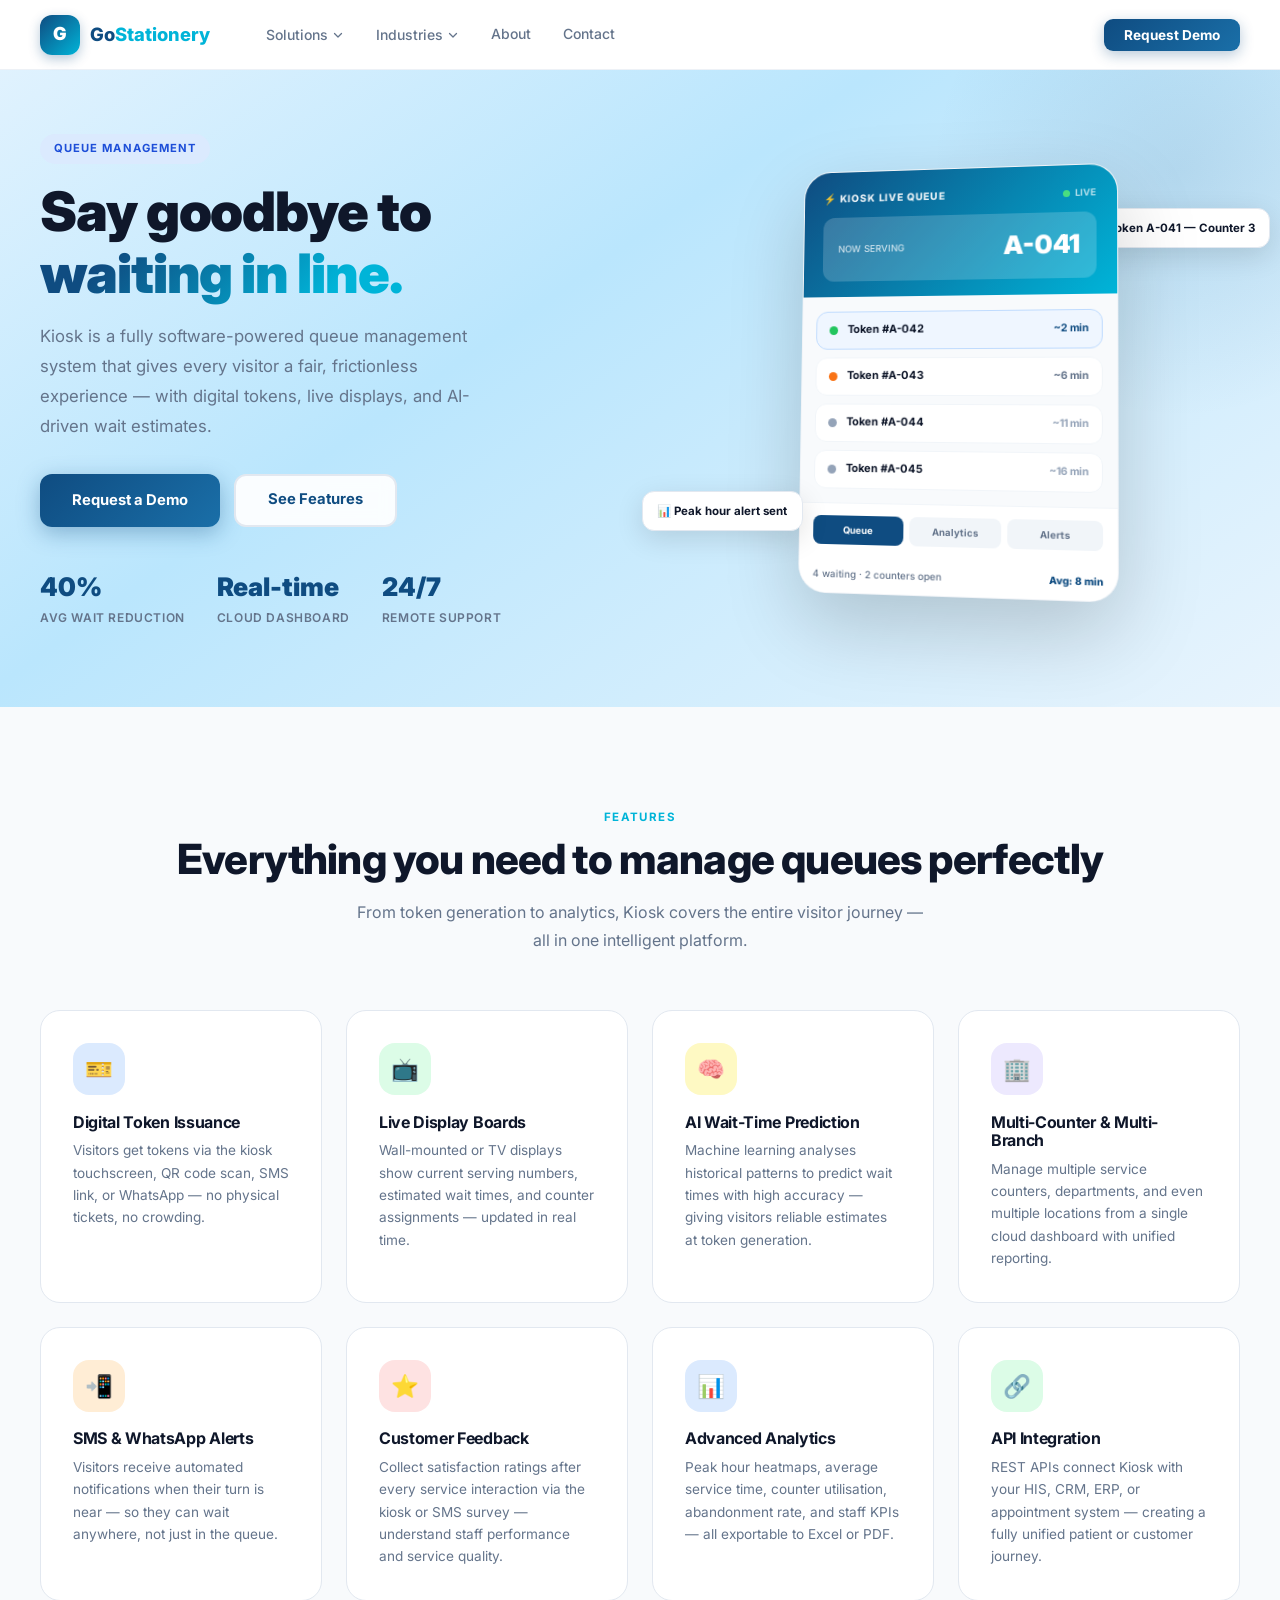
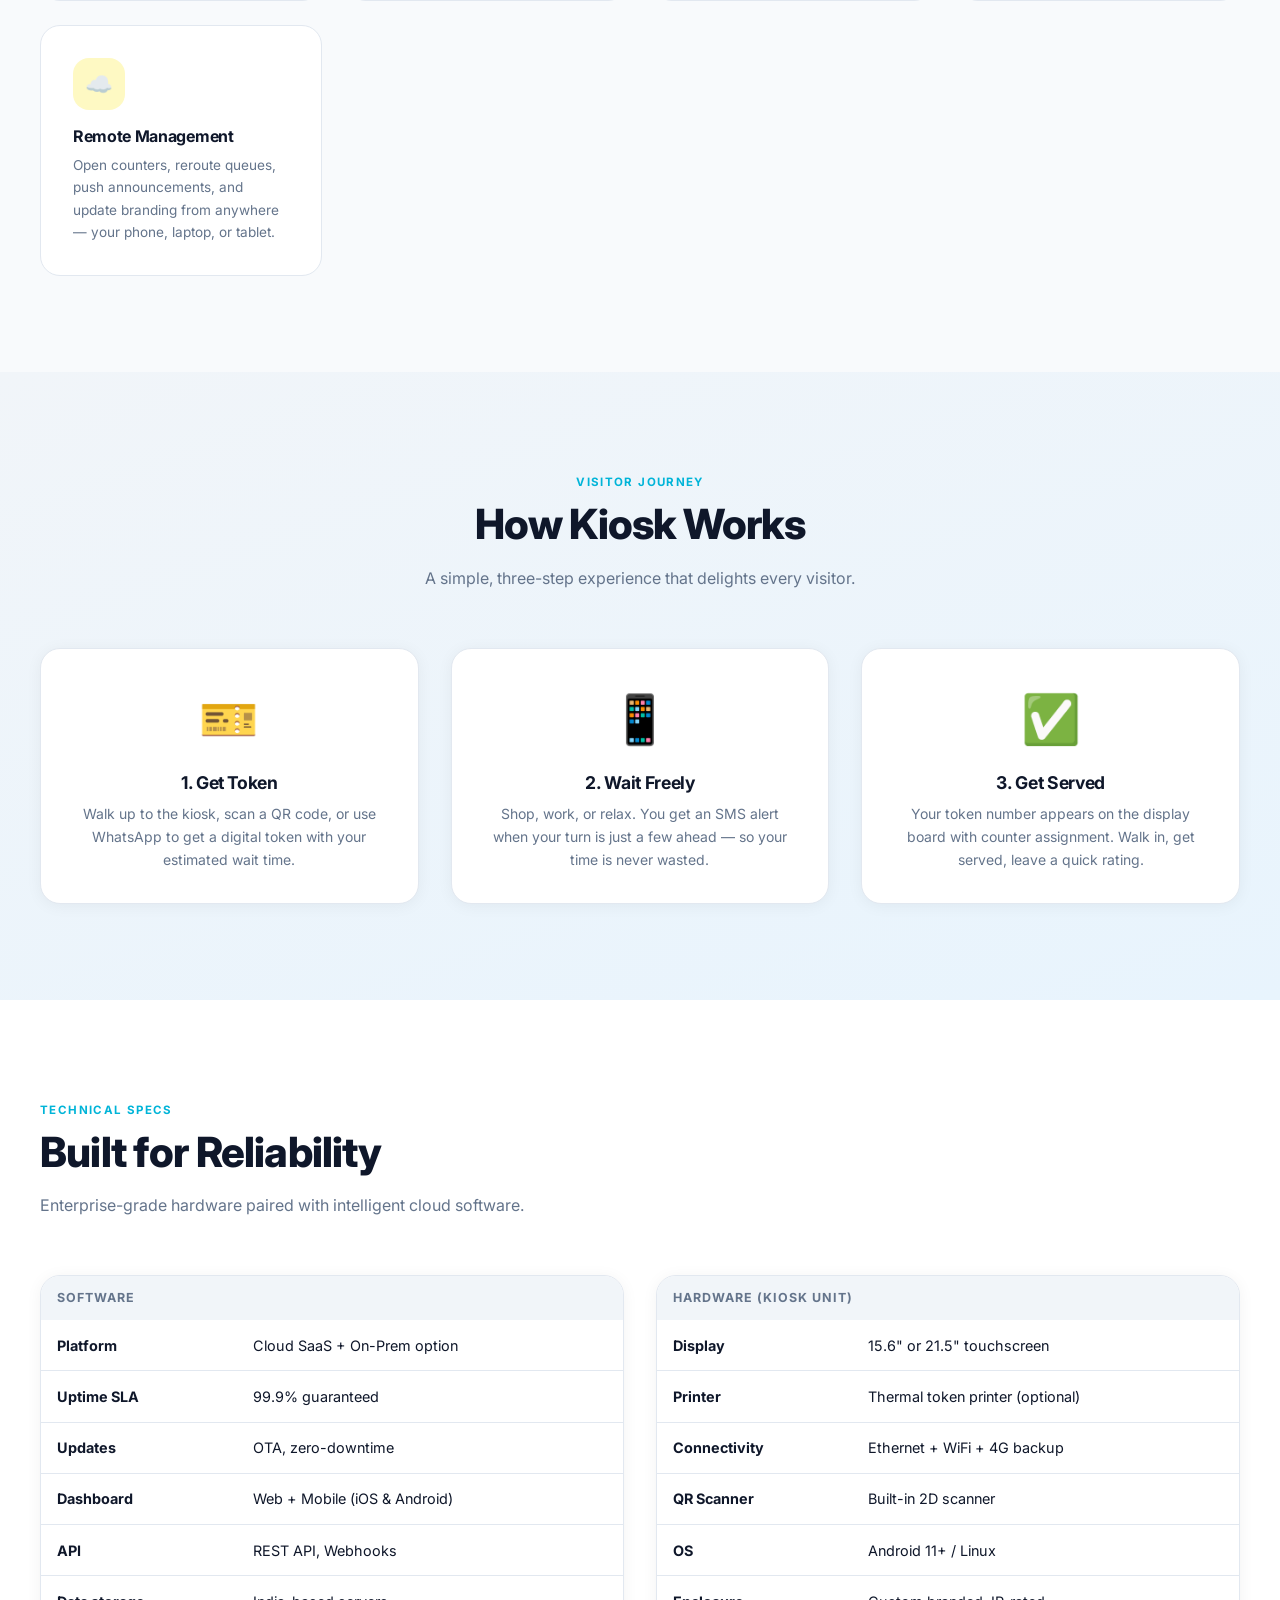
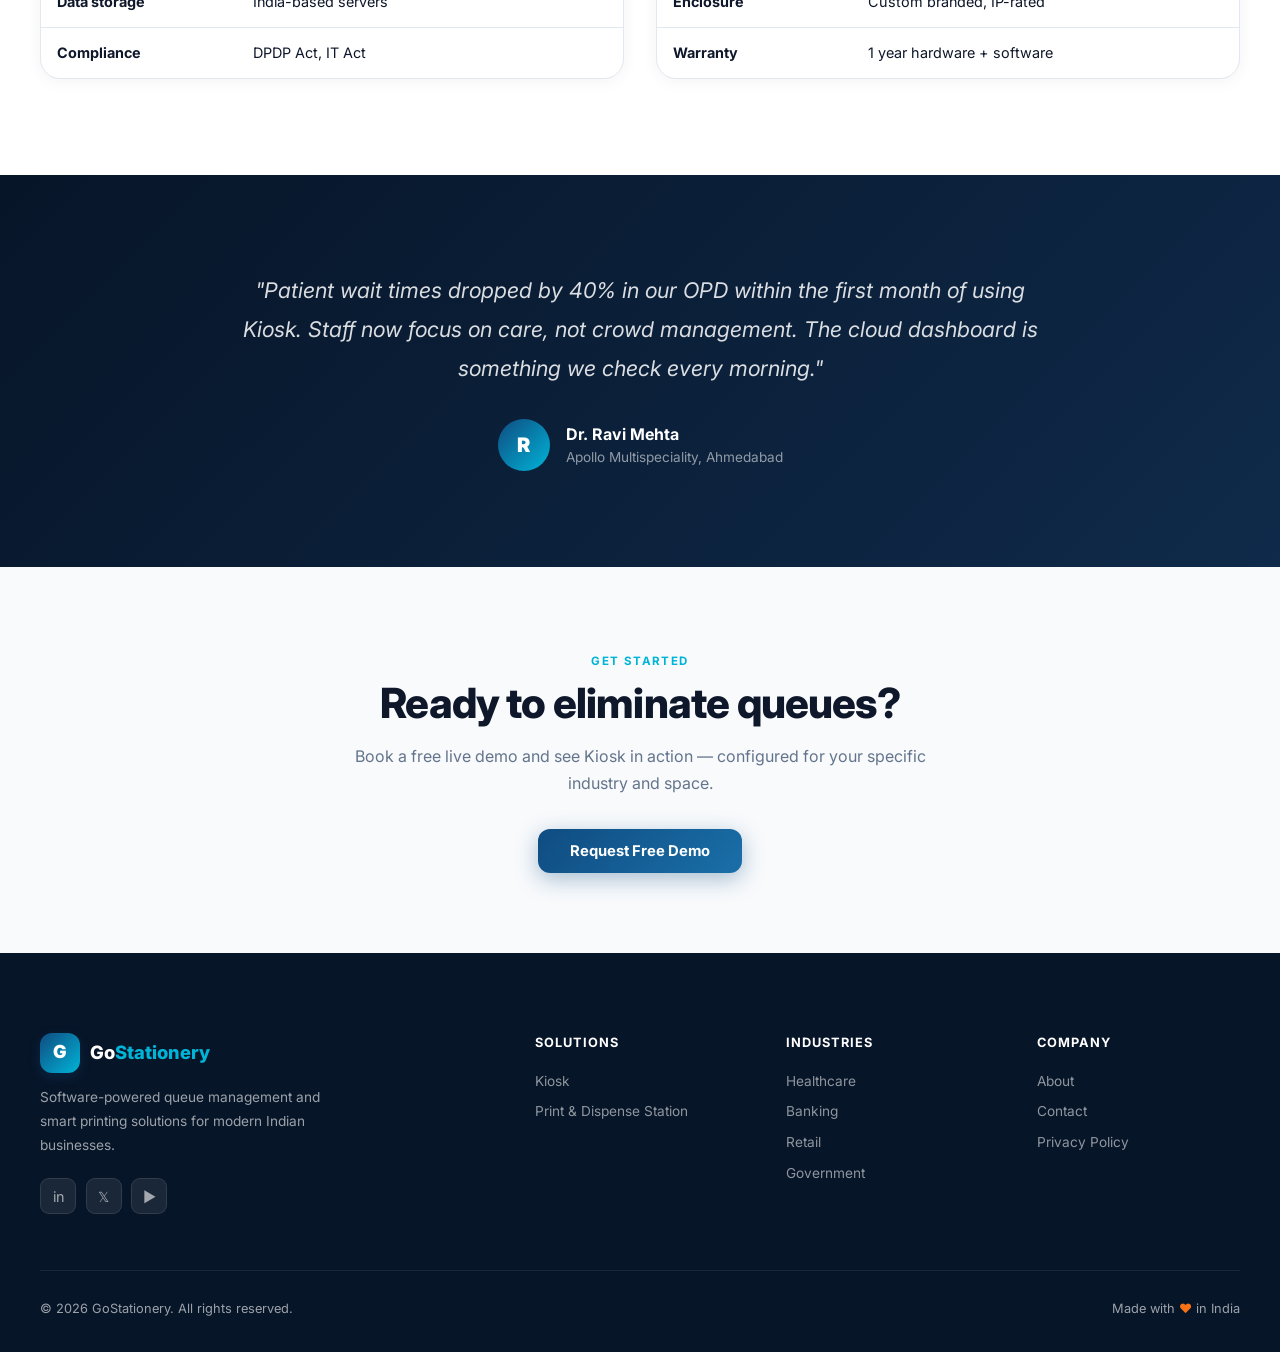
<file: kiosk.html>
<!DOCTYPE html>
<html lang="en">
<head>
  <meta charset="UTF-8"/>
  <link rel="icon" type="image/svg+xml" href="favicon.svg"/>
  <meta name="viewport" content="width=device-width,initial-scale=1.0"/>
  <title>Kiosk — Queue Management | GoStationery</title>
  <link rel="preconnect" href="https://fonts.googleapis.com"/>
  <link href="https://fonts.googleapis.com/css2?family=Inter:wght@300;400;500;600;700;800;900&display=swap" rel="stylesheet"/>
  <link rel="stylesheet" href="style.css"/>
  <style>
    body { padding-top: var(--nav-h); }

    /* HERO */
    .prod-hero {
      background: linear-gradient(145deg,#e0f2fe 0%,#bae6fd 40%,#e8f4fd 100%);
      padding: 4rem 2rem 5rem;
      position: relative; overflow: hidden;
    }
    .prod-hero::before {
      content:''; position:absolute; top:-150px; right:-150px;
      width:500px; height:500px; border-radius:50%;
      background:radial-gradient(circle,rgba(15,76,129,.12),transparent 70%);
      pointer-events:none;
    }
    .prod-hero-inner { max-width:1200px; margin:0 auto; display:grid; grid-template-columns:1fr 1fr; gap:4rem; align-items:center; position:relative; z-index:1; }
    .prod-hero-text .badge-pill {
      display:inline-block; background:#dbeafe; color:#1d4ed8;
      font-size:.7rem; font-weight:700; letter-spacing:.1em; text-transform:uppercase;
      padding:.35rem .85rem; border-radius:99px; margin-bottom:1rem;
    }
    .prod-hero-text h1 { font-size:clamp(2.2rem,5vw,3.4rem); margin-bottom:1rem; }
    .prod-hero-text p { font-size:1.05rem; color:var(--muted); line-height:1.8; margin-bottom:2rem; max-width:460px; }

    /* Big kiosk mockup */
    .kiosk-big {
      width:100%; max-width:320px; margin:0 auto;
      border-radius:28px; background:#fff; overflow:hidden;
      box-shadow:0 30px 80px rgba(0,0,0,.18);
      border:1px solid rgba(226,232,240,.5);
      transform: perspective(900px) rotateY(-8deg) rotateX(3deg);
      transition: transform .4s ease;
    }
    .kiosk-big:hover { transform: perspective(900px) rotateY(0) rotateX(0); }
    .kb-header {
      background:linear-gradient(135deg,var(--primary),var(--accent));
      padding:1.25rem 1.25rem 1rem;
    }
    .kb-top { display:flex; align-items:center; justify-content:space-between; margin-bottom:10px; }
    .kb-title { font-size:.65rem; font-weight:800; color:rgba(255,255,255,.9); letter-spacing:.08em; text-transform:uppercase; }
    .kb-live  { display:flex; align-items:center; gap:5px; font-size:.58rem; color:rgba(255,255,255,.8); font-weight:600; }
    .kb-live-dot { width:7px;height:7px;border-radius:50%;background:#4ade80;animation:blink 1.2s infinite; }
    @keyframes blink{0%,100%{opacity:1}50%{opacity:.3}}
    .kb-serving { background:rgba(255,255,255,.18); border-radius:12px; padding:.8rem 1rem; display:flex; align-items:center; justify-content:space-between; }
    .kb-sl { font-size:.6rem; color:rgba(255,255,255,.75); font-weight:500; }
    .kb-sn { font-size:1.6rem; font-weight:900; color:#fff; }
    .kb-body { padding:.9rem; background:#f8fafc; display:flex; flex-direction:column; gap:.5rem; }
    .kb-row { background:#fff; border:1px solid #f1f5f9; border-radius:12px; padding:.6rem .8rem; display:flex; align-items:center; gap:.6rem; }
    .kb-row.active { background:#eff6ff; border-color:#bfdbfe; }
    .kb-dot  { width:9px;height:9px;border-radius:50%;flex-shrink:0; }
    .kb-tok  { font-size:.7rem;font-weight:700;flex:1; }
    .kb-wait { font-size:.65rem;font-weight:700; }
    .kb-tabs { display:flex; gap:.4rem; padding:.75rem .9rem; background:#fff; border-top:1px solid #f1f5f9; }
    .kb-tab  { flex:1; text-align:center; padding:.4rem; border-radius:8px; font-size:.6rem; font-weight:700; cursor:pointer; }
    .kb-tab.active { background:var(--primary); color:#fff; }
    .kb-tab:not(.active) { background:#f1f5f9; color:var(--muted); }
    .kb-footer { padding:.65rem .9rem; background:#fff; display:flex; justify-content:space-between; }
    .kb-footer span { font-size:.62rem; color:var(--muted); font-weight:500; }
    .kb-footer strong { font-size:.62rem; color:var(--primary); font-weight:800; }

    /* floating chips */
    .float-chip {
      position:absolute; background:#fff; border-radius:12px;
      padding:.6rem .9rem; box-shadow:0 8px 28px rgba(0,0,0,.12);
      border:1px solid var(--border); font-size:.72rem; font-weight:700;
      display:flex; align-items:center; gap:.5rem;
      animation:fChip 3.5s ease-in-out infinite;
    }
    @keyframes fChip{0%,100%{transform:translateY(0)}50%{transform:translateY(-8px)}}
    .fc-1 { top:10%; right:-30px; animation-delay:0s; }
    .fc-2 { bottom:15%; left:-30px; animation-delay:-1.8s; }

    /* FEATURES */
    .features-section { background:var(--bg); }
    .feat-grid { display:grid; grid-template-columns:repeat(auto-fit,minmax(280px,1fr)); gap:1.5rem; }
    .feat-card {
      background:var(--surface); border:1px solid var(--border); border-radius:20px; padding:2rem;
      transition:transform .3s cubic-bezier(.34,1.56,.64,1),box-shadow .3s,border-color .3s;
    }
    .feat-card:hover { transform:translateY(-6px) scale(1.02); box-shadow:0 20px 50px rgba(0,0,0,.1); border-color:var(--accent); }
    .feat-icon-wrap { width:52px;height:52px;border-radius:16px;display:flex;align-items:center;justify-content:center;font-size:1.4rem;margin-bottom:1.1rem; }
    .feat-card h3 { font-size:1rem; margin-bottom:.5rem; }
    .feat-card p { font-size:.85rem; color:var(--muted); line-height:1.65; }

    /* TECH SPECS TABLE */
    .specs-table { width:100%; border-collapse:collapse; }
    .specs-table th { text-align:left; font-size:.78rem; font-weight:700; text-transform:uppercase; letter-spacing:.08em; color:var(--muted); padding:.75rem 1rem; background:#f1f5f9; }
    .specs-table td { font-size:.9rem; padding:.85rem 1rem; border-bottom:1px solid var(--border); }
    .specs-table tr:last-child td { border-bottom:none; }
    .specs-table tr:hover td { background:#f8fafc; }

    @media(max-width:1024px){
      .prod-hero-inner { grid-template-columns:1fr; }
      .kiosk-big { transform:none; max-width:280px; }
    }
  </style>
</head>
<body>

<!-- NAV -->
<nav id="mainNav">
  <div class="nav-inner">
    <a href="index.html" class="logo">
      <div class="logo-icon">G</div>
      <span class="logo-text">Go<span>Stationery</span></span>
    </a>
    <ul class="nav-menu">
      <li class="nav-item">
        <button class="nav-link">Solutions <svg width="12" height="12" fill="none" viewBox="0 0 24 24" stroke="currentColor" stroke-width="2.5"><path stroke-linecap="round" stroke-linejoin="round" d="M19 9l-7 7-7-7"/></svg></button>
        <div class="dropdown">
          <a href="kiosk.html"><div class="dropdown-icon di-blue">🖥️</div><div><span>Kiosk</span><span class="dropdown-desc">Queue management system</span></div></a>
          <a href="vending.html"><div class="dropdown-icon di-orange">🖨️</div><div><span>Print & Dispense Station</span><span class="dropdown-desc">Smart stationery vending</span></div></a>
        </div>
      </li>
      <li class="nav-item">
        <button class="nav-link">Industries <svg width="12" height="12" fill="none" viewBox="0 0 24 24" stroke="currentColor" stroke-width="2.5"><path stroke-linecap="round" stroke-linejoin="round" d="M19 9l-7 7-7-7"/></svg></button>
        <div class="dropdown" style="min-width:260px;">
          <a href="industries.html#healthcare"><div class="dropdown-icon di-green">🏥</div><div><span>Healthcare</span><span class="dropdown-desc">Clinics, hospitals, labs</span></div></a>
          <a href="industries.html#banking"><div class="dropdown-icon di-blue">🏦</div><div><span>Banking & Finance</span></div></a>
          <a href="industries.html#retail"><div class="dropdown-icon di-yellow">🛒</div><div><span>Retail</span></div></a>
          <a href="industries.html#govt"><div class="dropdown-icon di-purple">🏛️</div><div><span>Government</span></div></a>
          <a href="industries.html#corporate"><div class="dropdown-icon di-red">🏢</div><div><span>Corporate</span></div></a>
          <a href="industries.html#education"><div class="dropdown-icon di-green">🎓</div><div><span>Education</span></div></a>
        </div>
      </li>
      <li class="nav-item"><a href="about.html" class="nav-link">About</a></li>
      <li class="nav-item"><a href="index.html#contact" class="nav-link">Contact</a></li>
    </ul>
    <div class="nav-actions">
      <button class="nav-cta" onclick="openModal()">Request Demo</button>
    </div>
    <div class="hamburger-wrap"><button class="hamburger" id="hamburger" aria-label="Menu" aria-expanded="false"><span></span><span></span><span></span></button></div>
  </div>
</nav>
<!-- MOBILE NAV PANEL -->
<div class="mobile-nav" id="mobileNav">
  <button class="mobile-nav-link" data-sub="mobSolutions" aria-expanded="false">
    Solutions <svg width="14" height="14" fill="none" viewBox="0 0 24 24" stroke="currentColor" stroke-width="2.5"><path stroke-linecap="round" stroke-linejoin="round" d="M19 9l-7 7-7-7"/></svg>
  </button>
  <div class="mobile-sub" id="mobSolutions">
    <a href="kiosk.html"><div class="dropdown-icon di-blue">&#x1F5A5;&#xFE0F;</div><span>Kiosk &mdash; Queue Management</span></a>
    <a href="vending.html"><div class="dropdown-icon di-orange">&#x1F5A8;&#xFE0F;</div><span>Print &amp; Dispense Station</span></a>
  </div>
  <button class="mobile-nav-link" data-sub="mobIndustries" aria-expanded="false">
    Industries <svg width="14" height="14" fill="none" viewBox="0 0 24 24" stroke="currentColor" stroke-width="2.5"><path stroke-linecap="round" stroke-linejoin="round" d="M19 9l-7 7-7-7"/></svg>
  </button>
  <div class="mobile-sub" id="mobIndustries">
    <a href="industries.html#healthcare"><div class="dropdown-icon di-green">&#x1F3E5;</div><span>Healthcare</span></a>
    <a href="industries.html#banking"><div class="dropdown-icon di-blue">&#x1F3E6;</div><span>Banking &amp; Finance</span></a>
    <a href="industries.html#retail"><div class="dropdown-icon di-yellow">&#x1F6D2;</div><span>Retail</span></a>
    <a href="industries.html#govt"><div class="dropdown-icon di-purple">&#x1F3DB;&#xFE0F;</div><span>Government</span></a>
    <a href="industries.html#corporate"><div class="dropdown-icon di-red">&#x1F3E2;</div><span>Corporate</span></a>
    <a href="industries.html#education"><div class="dropdown-icon di-green">&#x1F393;</div><span>Education</span></a>
  </div>
  <a href="about.html" class="mobile-nav-link">About</a>
  <a href="index.html#contact" class="mobile-nav-link">Contact</a>
  <button class="mobile-nav-cta">Request Free Demo</button>
</div>

<!-- HERO -->
<section class="prod-hero">
  <div class="prod-hero-inner">
    <div class="prod-hero-text fade-up">
      <span class="badge-pill">Queue Management</span>
      <h1>Say goodbye to <span class="text-gradient">waiting in line.</span></h1>
      <p>Kiosk is a fully software-powered queue management system that gives every visitor a fair, frictionless experience — with digital tokens, live displays, and AI-driven wait estimates.</p>
      <div style="display:flex;gap:.9rem;flex-wrap:wrap;">
        <button class="btn btn-primary" onclick="openModal('Kiosk — Queue Management')">Request a Demo</button>
        <a href="#features" class="btn btn-secondary">See Features</a>
      </div>
      <div style="display:flex;gap:2rem;margin-top:2.5rem;flex-wrap:wrap;">
        <div><div style="font-size:1.6rem;font-weight:900;color:var(--primary)">40%</div><div style="font-size:.75rem;color:var(--muted);font-weight:600;text-transform:uppercase;letter-spacing:.05em">Avg wait reduction</div></div>
        <div><div style="font-size:1.6rem;font-weight:900;color:var(--primary)">Real-time</div><div style="font-size:.75rem;color:var(--muted);font-weight:600;text-transform:uppercase;letter-spacing:.05em">Cloud dashboard</div></div>
        <div><div style="font-size:1.6rem;font-weight:900;color:var(--primary)">24/7</div><div style="font-size:.75rem;color:var(--muted);font-weight:600;text-transform:uppercase;letter-spacing:.05em">Remote support</div></div>
      </div>
    </div>
    <div style="display:flex;align-items:center;justify-content:center;position:relative;" class="fade-up d2">
      <div class="fc-1 float-chip">🟢 Token A-041 — Counter 3</div>
      <div class="kiosk-big">
        <div class="kb-header">
          <div class="kb-top">
            <span class="kb-title">⚡ Kiosk Live Queue</span>
            <span class="kb-live"><span class="kb-live-dot"></span>LIVE</span>
          </div>
          <div class="kb-serving">
            <span class="kb-sl">NOW SERVING</span>
            <span class="kb-sn" id="kServing">A-041</span>
          </div>
        </div>
        <div class="kb-body">
          <div class="kb-row active">
            <div class="kb-dot" style="background:#22c55e"></div>
            <span class="kb-tok" id="kT1">Token #A-042</span>
            <span class="kb-wait" style="color:var(--primary)">~2 min</span>
          </div>
          <div class="kb-row">
            <div class="kb-dot" style="background:#f97316"></div>
            <span class="kb-tok" id="kT2">Token #A-043</span>
            <span class="kb-wait" style="color:var(--muted)">~6 min</span>
          </div>
          <div class="kb-row">
            <div class="kb-dot" style="background:#94a3b8"></div>
            <span class="kb-tok" id="kT3">Token #A-044</span>
            <span class="kb-wait" style="color:#94a3b8">~11 min</span>
          </div>
          <div class="kb-row">
            <div class="kb-dot" style="background:#94a3b8"></div>
            <span class="kb-tok" id="kT4">Token #A-045</span>
            <span class="kb-wait" style="color:#94a3b8">~16 min</span>
          </div>
        </div>
        <div class="kb-tabs">
          <div class="kb-tab active">Queue</div>
          <div class="kb-tab">Analytics</div>
          <div class="kb-tab">Alerts</div>
        </div>
        <div class="kb-footer">
          <span id="kCount">4 waiting · 2 counters open</span>
          <strong>Avg: 8 min</strong>
        </div>
      </div>
      <div class="fc-2 float-chip">📊 Peak hour alert sent</div>
    </div>
  </div>
</section>

<!-- FEATURES -->
<section class="section features-section" id="features">
  <div class="section-inner">
    <div class="section-header center fade-up">
      <span class="section-tag">Features</span>
      <h2 class="section-title">Everything you need to manage queues perfectly</h2>
      <p class="section-sub" style="margin:0 auto;">From token generation to analytics, Kiosk covers the entire visitor journey — all in one intelligent platform.</p>
    </div>
    <div class="feat-grid" style="margin-top:2.5rem;">
      <div class="feat-card fade-up d1">
        <div class="feat-icon-wrap" style="background:#dbeafe">🎫</div>
        <h3>Digital Token Issuance</h3>
        <p>Visitors get tokens via the kiosk touchscreen, QR code scan, SMS link, or WhatsApp — no physical tickets, no crowding.</p>
      </div>
      <div class="feat-card fade-up d2">
        <div class="feat-icon-wrap" style="background:#dcfce7">📺</div>
        <h3>Live Display Boards</h3>
        <p>Wall-mounted or TV displays show current serving numbers, estimated wait times, and counter assignments — updated in real time.</p>
      </div>
      <div class="feat-card fade-up d3">
        <div class="feat-icon-wrap" style="background:#fef9c3">🧠</div>
        <h3>AI Wait-Time Prediction</h3>
        <p>Machine learning analyses historical patterns to predict wait times with high accuracy — giving visitors reliable estimates at token generation.</p>
      </div>
      <div class="feat-card fade-up d4">
        <div class="feat-icon-wrap" style="background:#ede9fe">🏢</div>
        <h3>Multi-Counter & Multi-Branch</h3>
        <p>Manage multiple service counters, departments, and even multiple locations from a single cloud dashboard with unified reporting.</p>
      </div>
      <div class="feat-card fade-up d5">
        <div class="feat-icon-wrap" style="background:#ffedd5">📲</div>
        <h3>SMS & WhatsApp Alerts</h3>
        <p>Visitors receive automated notifications when their turn is near — so they can wait anywhere, not just in the queue.</p>
      </div>
      <div class="feat-card fade-up d6">
        <div class="feat-icon-wrap" style="background:#fee2e2">⭐</div>
        <h3>Customer Feedback</h3>
        <p>Collect satisfaction ratings after every service interaction via the kiosk or SMS survey — understand staff performance and service quality.</p>
      </div>
      <div class="feat-card fade-up d1">
        <div class="feat-icon-wrap" style="background:#dbeafe">📊</div>
        <h3>Advanced Analytics</h3>
        <p>Peak hour heatmaps, average service time, counter utilisation, abandonment rate, and staff KPIs — all exportable to Excel or PDF.</p>
      </div>
      <div class="feat-card fade-up d2">
        <div class="feat-icon-wrap" style="background:#dcfce7">🔗</div>
        <h3>API Integration</h3>
        <p>REST APIs connect Kiosk with your HIS, CRM, ERP, or appointment system — creating a fully unified patient or customer journey.</p>
      </div>
      <div class="feat-card fade-up d3">
        <div class="feat-icon-wrap" style="background:#fef9c3">☁️</div>
        <h3>Remote Management</h3>
        <p>Open counters, reroute queues, push announcements, and update branding from anywhere — your phone, laptop, or tablet.</p>
      </div>
    </div>
  </div>
</section>

<!-- HOW IT WORKS for this product -->
<section class="section" style="background:linear-gradient(160deg,#f1f5f9,#e8f4fd)">
  <div class="section-inner">
    <div class="section-header center fade-up">
      <span class="section-tag">Visitor Journey</span>
      <h2 class="section-title">How Kiosk Works</h2>
      <p class="section-sub" style="margin:0 auto;">A simple, three-step experience that delights every visitor.</p>
    </div>
    <div style="display:grid;grid-template-columns:repeat(auto-fit,minmax(240px,1fr));gap:2rem;margin-top:2.5rem;">
      <div class="card fade-up d1" style="text-align:center;">
        <div style="font-size:3rem;margin-bottom:1rem;">🎫</div>
        <h3>1. Get Token</h3>
        <p style="font-size:.875rem;color:var(--muted);line-height:1.65;margin-top:.5rem">Walk up to the kiosk, scan a QR code, or use WhatsApp to get a digital token with your estimated wait time.</p>
      </div>
      <div class="card fade-up d2" style="text-align:center;">
        <div style="font-size:3rem;margin-bottom:1rem;">📱</div>
        <h3>2. Wait Freely</h3>
        <p style="font-size:.875rem;color:var(--muted);line-height:1.65;margin-top:.5rem">Shop, work, or relax. You get an SMS alert when your turn is just a few ahead — so your time is never wasted.</p>
      </div>
      <div class="card fade-up d3" style="text-align:center;">
        <div style="font-size:3rem;margin-bottom:1rem;">✅</div>
        <h3>3. Get Served</h3>
        <p style="font-size:.875rem;color:var(--muted);line-height:1.65;margin-top:.5rem">Your token number appears on the display board with counter assignment. Walk in, get served, leave a quick rating.</p>
      </div>
    </div>
  </div>
</section>

<!-- TECH SPECS -->
<section class="section" style="background:#fff">
  <div class="section-inner">
    <div class="section-header fade-up">
      <span class="section-tag">Technical Specs</span>
      <h2 class="section-title">Built for Reliability</h2>
      <p class="section-sub">Enterprise-grade hardware paired with intelligent cloud software.</p>
    </div>
    <div class="resp-grid-2 fade-up d1">
      <div class="card" style="padding:0;overflow:hidden;">
        <table class="specs-table">
          <thead><tr><th colspan="2">Software</th></tr></thead>
          <tbody>
            <tr><td><strong>Platform</strong></td><td>Cloud SaaS + On-Prem option</td></tr>
            <tr><td><strong>Uptime SLA</strong></td><td>99.9% guaranteed</td></tr>
            <tr><td><strong>Updates</strong></td><td>OTA, zero-downtime</td></tr>
            <tr><td><strong>Dashboard</strong></td><td>Web + Mobile (iOS & Android)</td></tr>
            <tr><td><strong>API</strong></td><td>REST API, Webhooks</td></tr>
            <tr><td><strong>Data storage</strong></td><td>India-based servers</td></tr>
            <tr><td><strong>Compliance</strong></td><td>DPDP Act, IT Act</td></tr>
          </tbody>
        </table>
      </div>
      <div class="card" style="padding:0;overflow:hidden;">
        <table class="specs-table">
          <thead><tr><th colspan="2">Hardware (Kiosk Unit)</th></tr></thead>
          <tbody>
            <tr><td><strong>Display</strong></td><td>15.6" or 21.5" touchscreen</td></tr>
            <tr><td><strong>Printer</strong></td><td>Thermal token printer (optional)</td></tr>
            <tr><td><strong>Connectivity</strong></td><td>Ethernet + WiFi + 4G backup</td></tr>
            <tr><td><strong>QR Scanner</strong></td><td>Built-in 2D scanner</td></tr>
            <tr><td><strong>OS</strong></td><td>Android 11+ / Linux</td></tr>
            <tr><td><strong>Enclosure</strong></td><td>Custom branded, IP-rated</td></tr>
            <tr><td><strong>Warranty</strong></td><td>1 year hardware + software</td></tr>
          </tbody>
        </table>
      </div>
    </div>
  </div>
</section>

<!-- TESTIMONIAL -->
<section class="section" style="background:linear-gradient(135deg,#071528,#0f2a4a)">
  <div class="section-inner" style="max-width:800px;text-align:center;">
    <p style="font-size:1.35rem;color:rgba(255,255,255,.85);line-height:1.8;font-style:italic;margin-bottom:2rem;" class="fade-up">
      "Patient wait times dropped by 40% in our OPD within the first month of using Kiosk. Staff now focus on care, not crowd management. The cloud dashboard is something we check every morning."
    </p>
    <div style="display:flex;align-items:center;justify-content:center;gap:1rem;" class="fade-up d1">
      <div style="width:52px;height:52px;border-radius:50%;background:linear-gradient(135deg,var(--primary),var(--accent));display:flex;align-items:center;justify-content:center;font-size:1.25rem;font-weight:900;color:#fff">R</div>
      <div style="text-align:left;"><div style="color:#fff;font-weight:700;">Dr. Ravi Mehta</div><div style="color:rgba(255,255,255,.55);font-size:.85rem">Apollo Multispeciality, Ahmedabad</div></div>
    </div>
  </div>
</section>

<!-- CTA -->
<section style="background:var(--bg);padding:5rem 2rem;text-align:center;">
  <div style="max-width:600px;margin:0 auto;" class="fade-up">
    <span class="section-tag">Get Started</span>
    <h2 class="section-title">Ready to eliminate queues?</h2>
    <p style="color:var(--muted);margin-bottom:2rem;font-size:1rem;line-height:1.7">Book a free live demo and see Kiosk in action — configured for your specific industry and space.</p>
    <button class="btn btn-primary" onclick="openModal('Kiosk — Queue Management')" style="margin:0 auto;display:inline-flex;">Request Free Demo</button>
  </div>
</section>

<!-- FOOTER -->
<footer>
  <div class="footer-inner">
    <div class="footer-top">
      <div class="footer-brand">
        <a href="index.html" class="logo"><div class="logo-icon">G</div><span class="logo-text">Go<span>Stationery</span></span></a>
        <p>Software-powered queue management and smart printing solutions for modern Indian businesses.</p>
        <div class="footer-social">
          <a href="#" class="social-btn">in</a><a href="#" class="social-btn">𝕏</a><a href="#" class="social-btn">▶</a>
        </div>
      </div>
      <div class="footer-col"><h5>Solutions</h5><ul><li><a href="kiosk.html">Kiosk</a></li><li><a href="vending.html">Print & Dispense Station</a></li></ul></div>
      <div class="footer-col"><h5>Industries</h5><ul><li><a href="industries.html#healthcare">Healthcare</a></li><li><a href="industries.html#banking">Banking</a></li><li><a href="industries.html#retail">Retail</a></li><li><a href="industries.html#govt">Government</a></li></ul></div>
      <div class="footer-col"><h5>Company</h5><ul><li><a href="about.html">About</a></li><li><a href="index.html#contact">Contact</a></li><li><a href="#">Privacy Policy</a></li></ul></div>
    </div>
    <div class="footer-bottom"><span>© 2026 GoStationery. All rights reserved.</span><span>Made with <span class="heart">♥</span> in India</span></div>
  </div>
</footer>

<!-- MODAL -->
<div class="modal-overlay" id="demoModal">
  <div class="modal">
    <div class="modal-header">
      <div><div class="modal-title">Request a Free Demo</div><div class="modal-sub">Our team will reach out within 24 hours.</div></div>
      <button class="modal-close" onclick="closeModal()">✕</button>
    </div>
    <div class="modal-body">
      <form id="demoForm" novalidate>
        <div class="form-row">
          <div class="form-group"><label>Your Name *</label><input id="demoName" type="text" placeholder="Rahul Sharma" required/></div>
          <div class="form-group"><label>Phone Number *</label><input id="demoPhone" type="tel" placeholder="+91 98765 43210" required/></div>
        </div>
        <div class="form-group"><label>Email *</label><input id="demoEmail" type="email" placeholder="you@company.com" required/></div>
        <div class="form-group"><label>Interested In *</label>
          <select id="demoProduct" required>
            <option value="" disabled selected>Select a product</option>
            <option>Kiosk — Queue Management</option>
            <option>Print & Dispense Station</option>
            <option>Both Products</option>
          </select>
        </div>
        <div class="form-group"><label>Message</label><textarea id="demoMsg" placeholder="Your use case, location, or questions…"></textarea></div>
        <button type="submit" class="modal-submit" id="demoSubmitBtn">
          <svg width="16" height="16" fill="none" viewBox="0 0 24 24" stroke="currentColor" stroke-width="2.5"><path stroke-linecap="round" stroke-linejoin="round" d="M5 13l4 4L19 7"/></svg>
          Send Demo Request
        </button>
      </form>
      <div class="modal-success" id="modalSuccess">
        <div class="success-icon">✅</div>
        <h3>Request Sent!</h3>
        <p>We'll contact you within 24 hours to schedule your personalised demo.</p>
        <button class="btn btn-primary btn-sm" style="margin:1.5rem auto 0;display:inline-flex" onclick="closeModal()">Close</button>
      </div>
    </div>
  </div>
</div>

<script src="common.js"></script>
<script>
  let base = 41;
  setInterval(() => {
    base++;
    const s = document.getElementById('kServing'); if (!s) return;
    s.textContent = 'A-0'+base;
    document.getElementById('kT1').textContent = 'Token #A-0'+(base+1);
    document.getElementById('kT2').textContent = 'Token #A-0'+(base+2);
    document.getElementById('kT3').textContent = 'Token #A-0'+(base+3);
    document.getElementById('kT4').textContent = 'Token #A-0'+(base+4);
    s.style.transform = 'scale(1.12)';
    setTimeout(() => s.style.transform = '', 300);
  }, 3500);
</script>
</body>
</html>
</file>
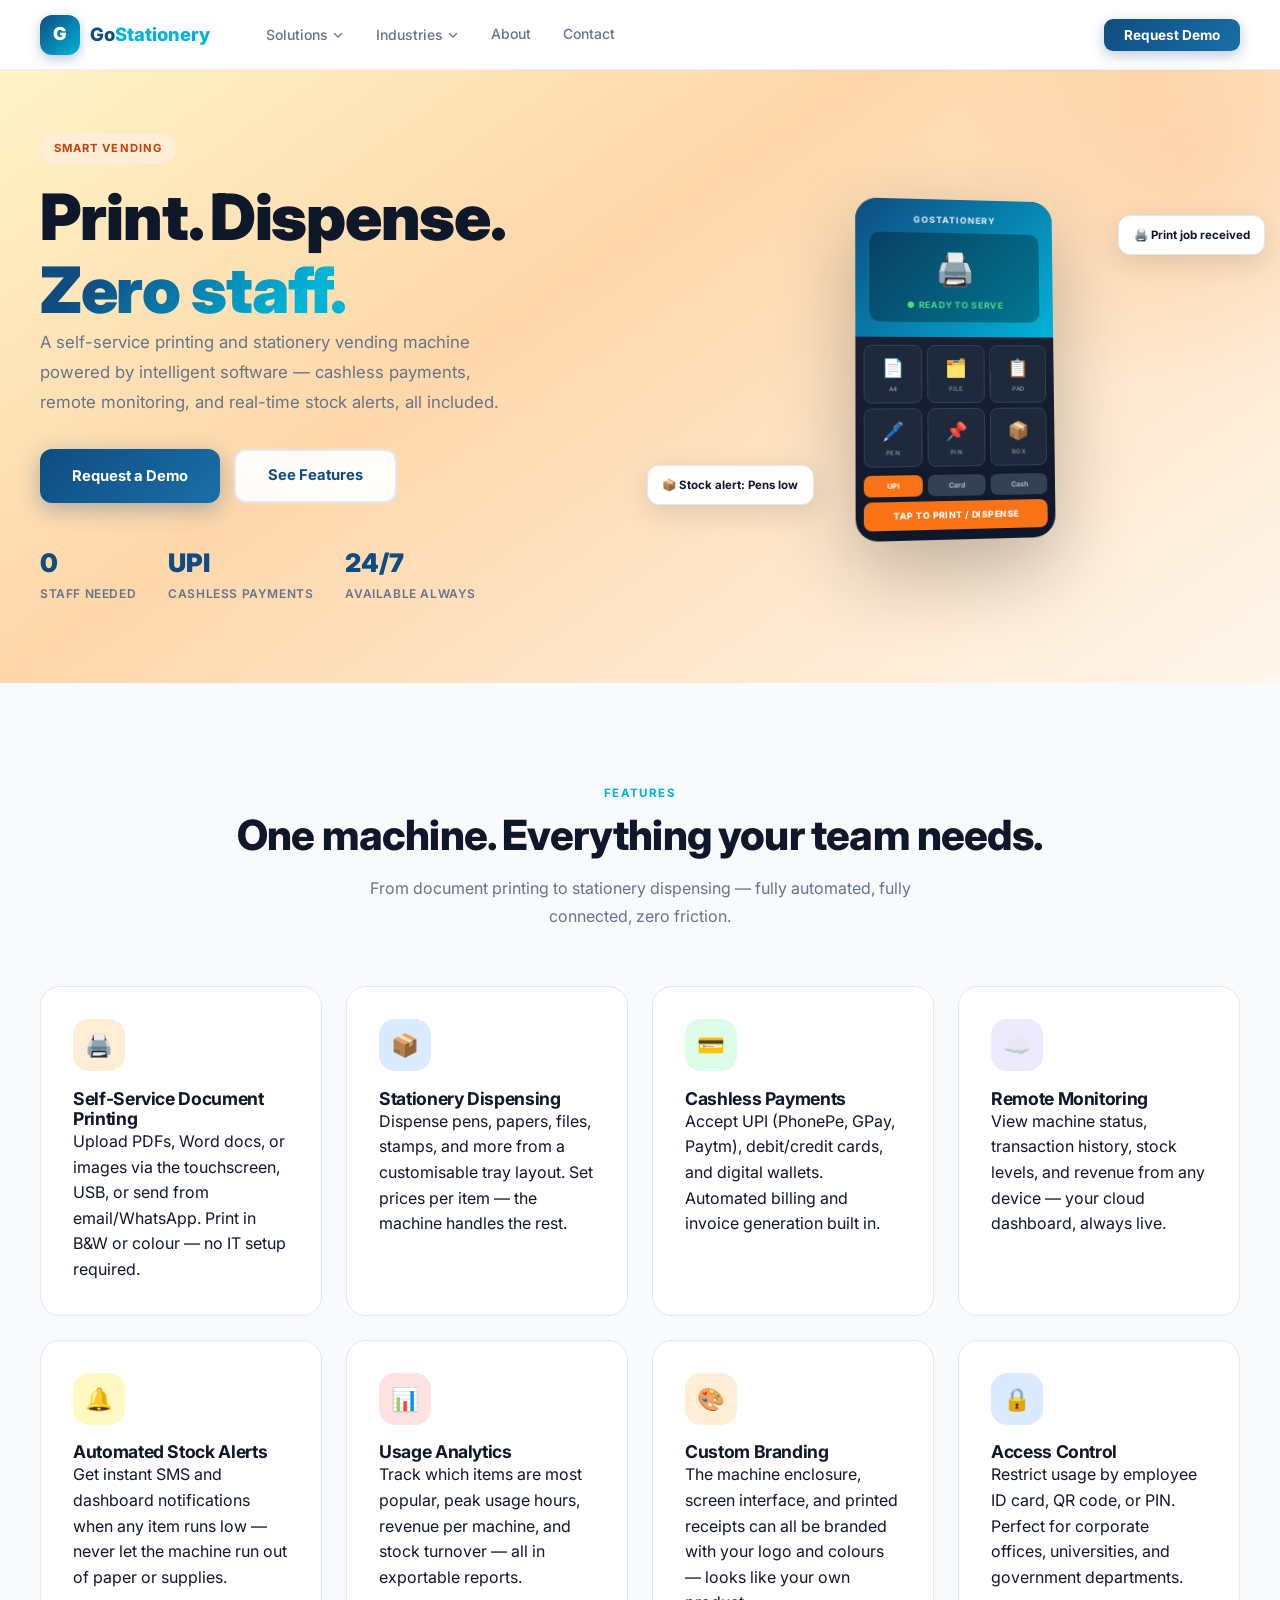
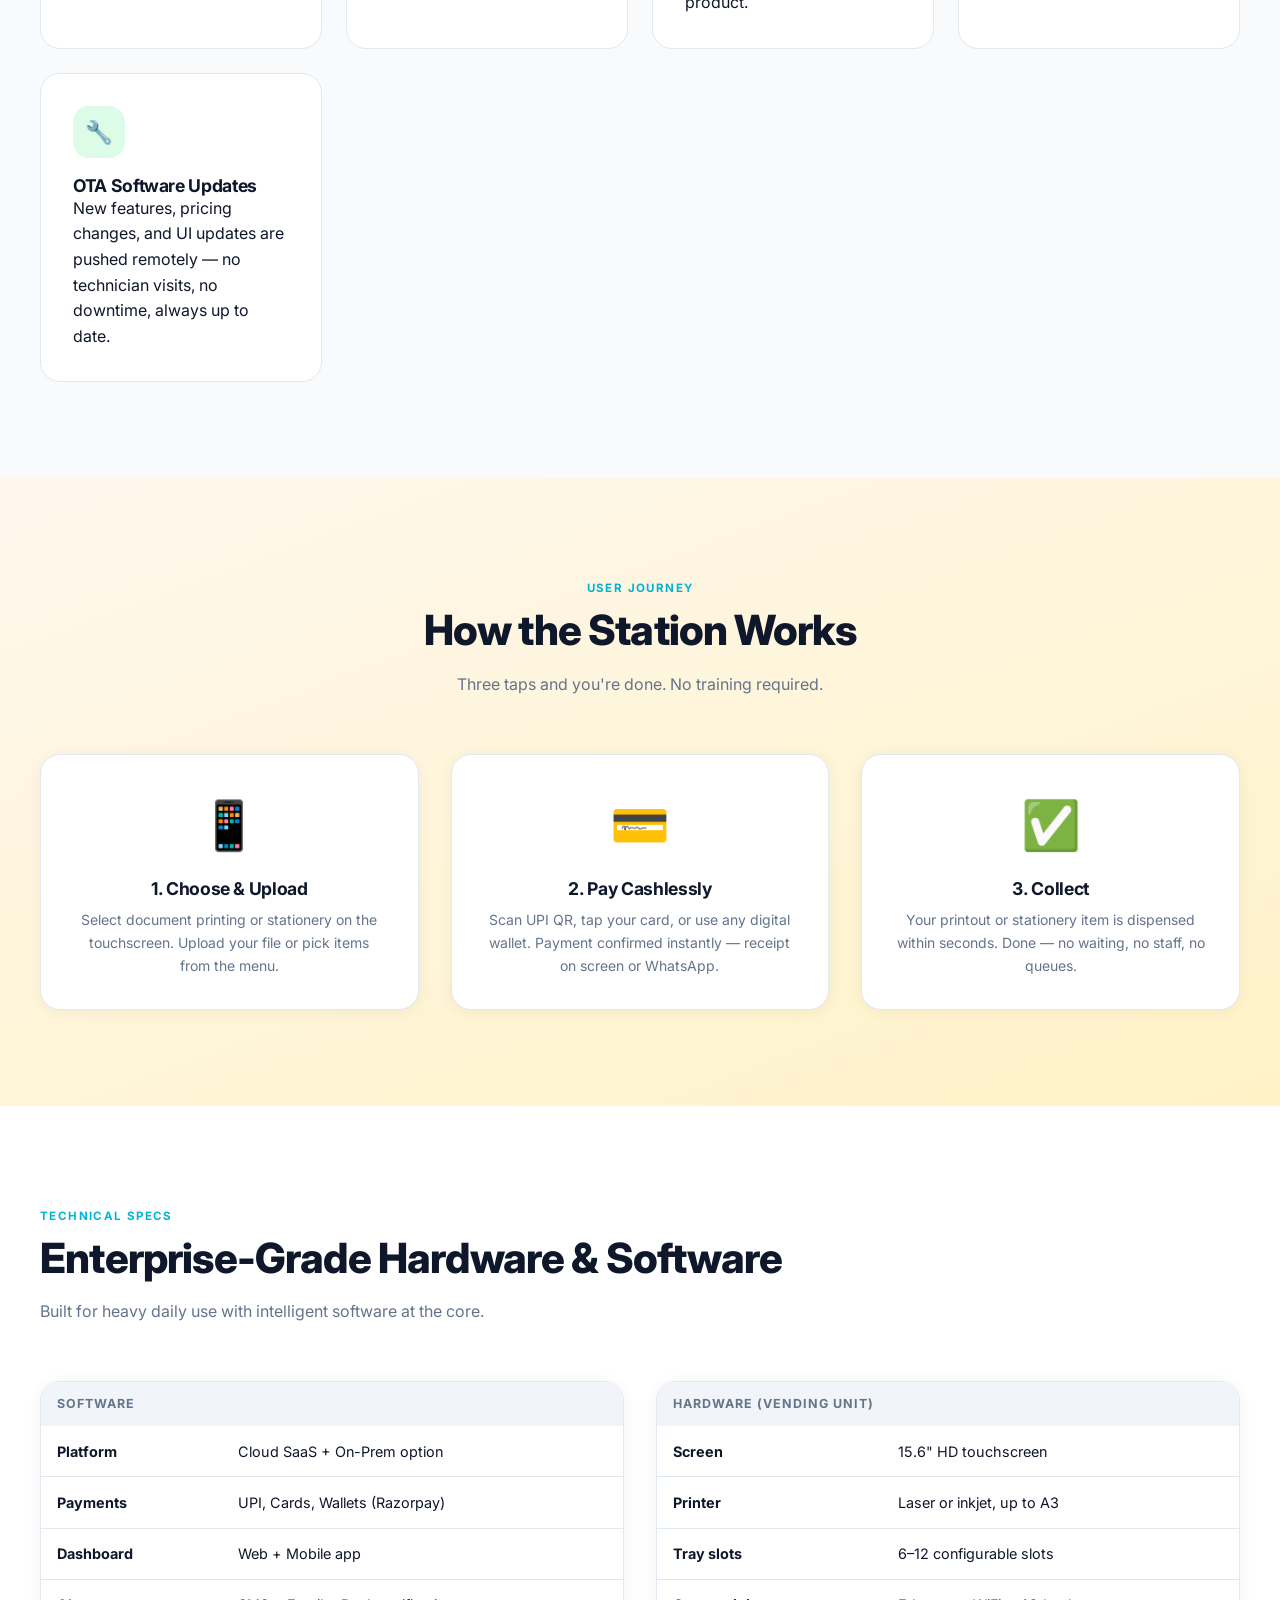
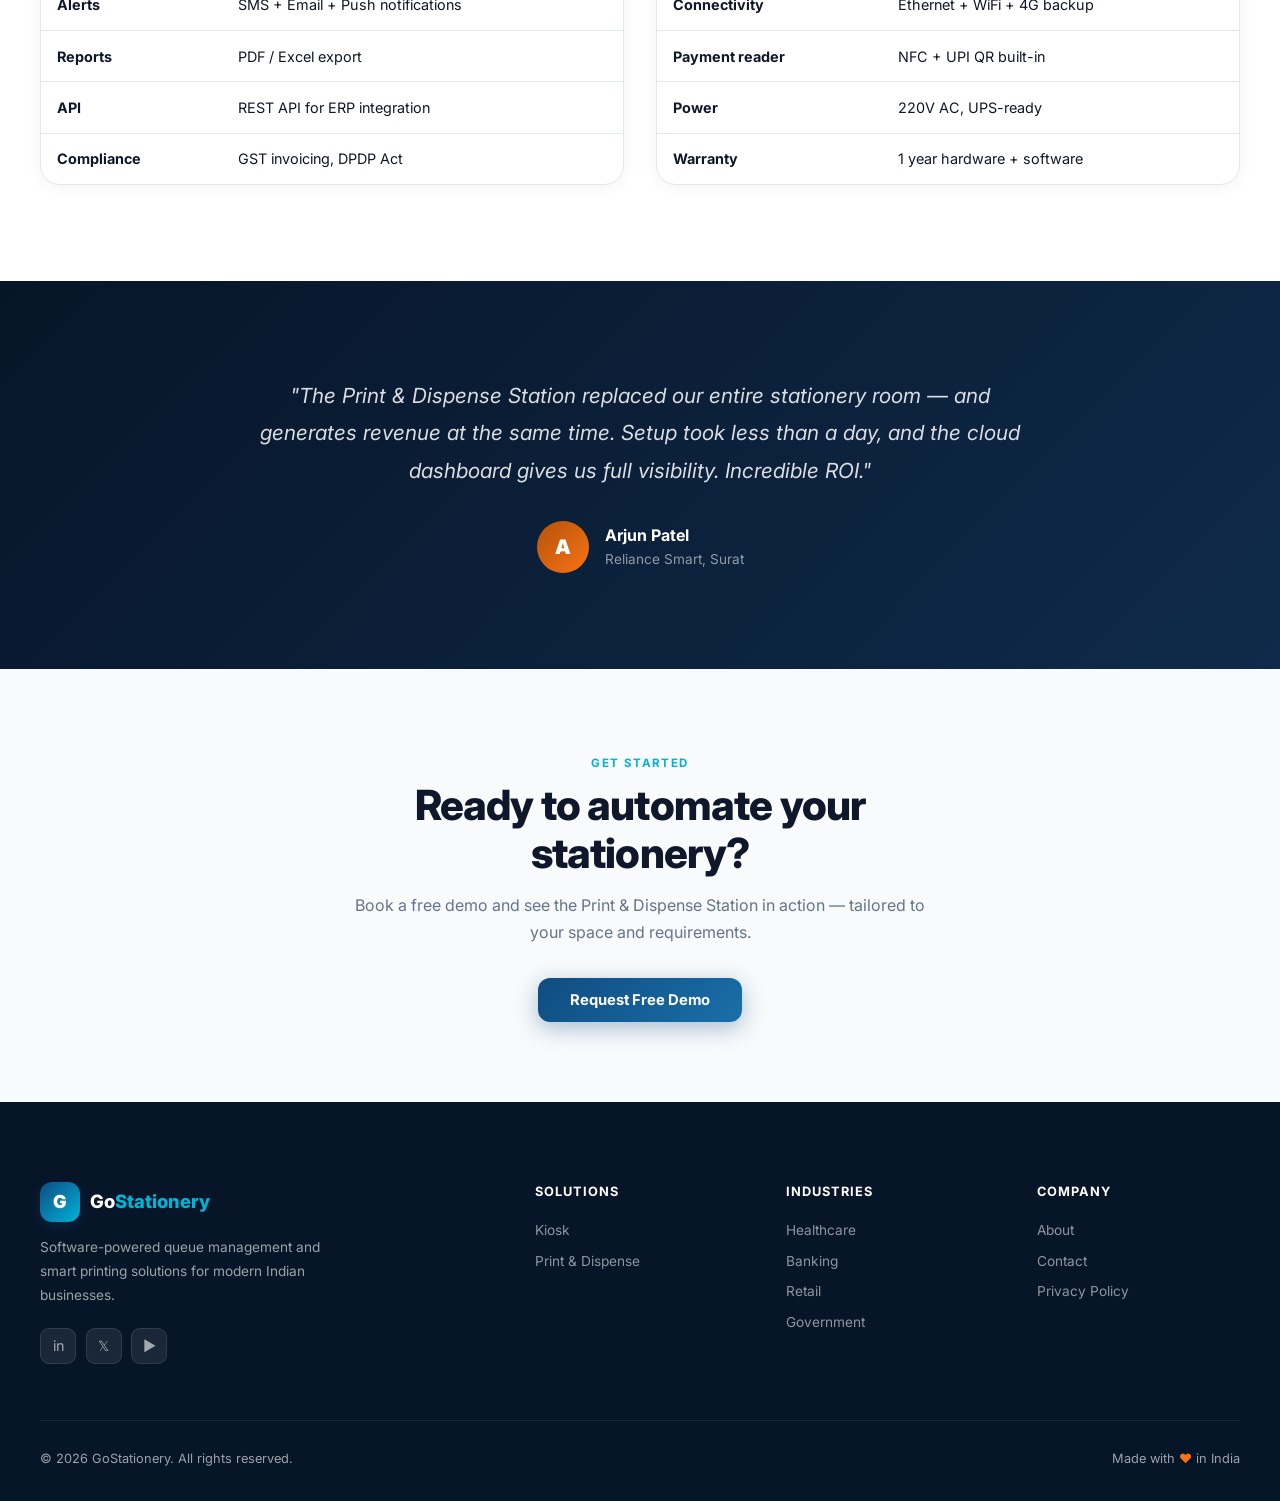
<file: vending.html>
<!DOCTYPE html>
<html lang="en">
<head>
  <meta charset="UTF-8"/>
  <link rel="icon" type="image/svg+xml" href="favicon.svg"/>
  <meta name="viewport" content="width=device-width,initial-scale=1.0"/>
  <title>Print & Dispense Station | GoStationery</title>
  <link rel="preconnect" href="https://fonts.googleapis.com"/>
  <link href="https://fonts.googleapis.com/css2?family=Inter:wght@300;400;500;600;700;800;900&display=swap" rel="stylesheet"/>
  <link rel="stylesheet" href="style.css"/>
  <style>
    body { padding-top: var(--nav-h); }

    .prod-hero {
      background: linear-gradient(145deg,#fef3c7 0%,#fed7aa 40%,#fff7ed 100%);
      padding: 4rem 2rem 5rem;
      position: relative; overflow: hidden;
    }
    .prod-hero::before {
      content:''; position:absolute; top:-150px; right:-150px;
      width:480px; height:480px; border-radius:50%;
      background:radial-gradient(circle,rgba(249,115,22,.12),transparent 70%);
    }
    .prod-hero-inner { max-width:1200px;margin:0 auto;display:grid;grid-template-columns:1fr 1fr;gap:4rem;align-items:center;position:relative;z-index:1; }
    .badge-pill-orange { display:inline-block;background:#ffedd5;color:#c2410c;font-size:.7rem;font-weight:700;letter-spacing:.1em;text-transform:uppercase;padding:.35rem .85rem;border-radius:99px;margin-bottom:1rem; }

    /* Vending mockup big */
    .vm-big-wrap {
      display:flex;align-items:center;justify-content:center;position:relative;
    }
    .vm-machine {
      width:200px;border-radius:22px;
      background:linear-gradient(180deg,#1e293b,#0f172a);
      box-shadow:0 30px 80px rgba(0,0,0,.25);
      overflow:hidden;
      transform:perspective(900px) rotateY(8deg) rotateX(3deg);
      transition:transform .4s;
    }
    .vm-machine:hover { transform:perspective(900px) rotateY(0) rotateX(0); }
    .vm-top-bar {
      background:linear-gradient(135deg,var(--primary),var(--accent));
      padding:.9rem;text-align:center;
    }
    .vm-brand-label { font-size:.55rem;font-weight:800;color:rgba(255,255,255,.8);letter-spacing:.12em;text-transform:uppercase;margin-bottom:6px; }
    .vm-screen-box {
      background:rgba(0,0,0,.3);border-radius:10px;padding:.65rem;
    }
    .vm-emoji { font-size:2rem;display:block;margin-bottom:4px; }
    .vm-ready { font-size:.55rem;color:#4ade80;font-weight:700;letter-spacing:.08em; }
    .vm-grid { display:grid;grid-template-columns:repeat(3,1fr);gap:5px;padding:8px; }
    .vm-slot { background:#1e293b;border-radius:8px;aspect-ratio:1;display:flex;flex-direction:column;align-items:center;justify-content:center;gap:2px;border:1px solid #334155;transition:.2s;cursor:default; }
    .vm-slot:hover { background:#334155;border-color:var(--accent); }
    .vm-slot-icon { font-size:1.1rem; }
    .vm-slot-lbl  { font-size:.38rem;color:rgba(255,255,255,.45);font-weight:600;letter-spacing:.04em; }
    .vm-pay { display:flex;gap:5px;padding:0 8px 5px; }
    .vm-pay-btn { flex:1;background:#334155;border-radius:7px;padding:5px;text-align:center;font-size:.45rem;color:rgba(255,255,255,.6);font-weight:700; }
    .vm-pay-btn.active { background:var(--accent2);color:#fff; }
    .vm-tap { margin:0 8px 10px;background:var(--accent2);border-radius:8px;padding:7px;text-align:center;font-size:.55rem;color:#fff;font-weight:800;letter-spacing:.05em;cursor:pointer;transition:.2s; }
    .vm-tap:hover { background:#ea6b0a; }

    .float-chip { position:absolute;background:#fff;border-radius:12px;padding:.6rem .9rem;box-shadow:0 8px 28px rgba(0,0,0,.12);border:1px solid var(--border);font-size:.72rem;font-weight:700;display:flex;align-items:center;gap:.5rem;animation:fChip 3.5s ease-in-out infinite; }
    @keyframes fChip{0%,100%{transform:translateY(0)}50%{transform:translateY(-8px)}}
    .fc-1{top:5%;right:-25px;animation-delay:0s;}
    .fc-2{bottom:10%;left:-25px;animation-delay:-1.8s;}

    /* FEATURES */
    .feat-grid { display:grid;grid-template-columns:repeat(auto-fit,minmax(280px,1fr));gap:1.5rem; }
    .feat-card { background:var(--surface);border:1px solid var(--border);border-radius:20px;padding:2rem;transition:transform .3s cubic-bezier(.34,1.56,.64,1),box-shadow .3s,border-color .3s; }
    .feat-card:hover { transform:translateY(-6px) scale(1.02);box-shadow:0 20px 50px rgba(0,0,0,.1);border-color:var(--accent2); }
    .feat-icon-wrap { width:52px;height:52px;border-radius:16px;display:flex;align-items:center;justify-content:center;font-size:1.4rem;margin-bottom:1.1rem; }

    /* SPECS */
    .specs-table { width:100%;border-collapse:collapse; }
    .specs-table th { text-align:left;font-size:.78rem;font-weight:700;text-transform:uppercase;letter-spacing:.08em;color:var(--muted);padding:.75rem 1rem;background:#f1f5f9; }
    .specs-table td { font-size:.9rem;padding:.85rem 1rem;border-bottom:1px solid var(--border); }
    .specs-table tr:last-child td { border-bottom:none; }
    .specs-table tr:hover td { background:#f8fafc; }

    @media(max-width:1024px){
      .prod-hero-inner { grid-template-columns:1fr; }
      .vm-machine { transform:none; }
    }
  </style>
</head>
<body>

<!-- NAV -->
<nav id="mainNav">
  <div class="nav-inner">
    <a href="index.html" class="logo"><div class="logo-icon">G</div><span class="logo-text">Go<span>Stationery</span></span></a>
    <ul class="nav-menu">
      <li class="nav-item">
        <button class="nav-link">Solutions <svg width="12" height="12" fill="none" viewBox="0 0 24 24" stroke="currentColor" stroke-width="2.5"><path stroke-linecap="round" stroke-linejoin="round" d="M19 9l-7 7-7-7"/></svg></button>
        <div class="dropdown">
          <a href="kiosk.html"><div class="dropdown-icon di-blue">🖥️</div><div><span>Kiosk</span><span class="dropdown-desc">Queue management system</span></div></a>
          <a href="vending.html"><div class="dropdown-icon di-orange">🖨️</div><div><span>Print & Dispense Station</span><span class="dropdown-desc">Smart stationery vending</span></div></a>
        </div>
      </li>
      <li class="nav-item">
        <button class="nav-link">Industries <svg width="12" height="12" fill="none" viewBox="0 0 24 24" stroke="currentColor" stroke-width="2.5"><path stroke-linecap="round" stroke-linejoin="round" d="M19 9l-7 7-7-7"/></svg></button>
        <div class="dropdown" style="min-width:240px;">
          <a href="industries.html#healthcare"><div class="dropdown-icon di-green">🏥</div><div><span>Healthcare</span></div></a>
          <a href="industries.html#banking"><div class="dropdown-icon di-blue">🏦</div><div><span>Banking & Finance</span></div></a>
          <a href="industries.html#retail"><div class="dropdown-icon di-yellow">🛒</div><div><span>Retail</span></div></a>
          <a href="industries.html#govt"><div class="dropdown-icon di-purple">🏛️</div><div><span>Government</span></div></a>
          <a href="industries.html#corporate"><div class="dropdown-icon di-red">🏢</div><div><span>Corporate</span></div></a>
          <a href="industries.html#education"><div class="dropdown-icon di-green">🎓</div><div><span>Education</span></div></a>
        </div>
      </li>
      <li class="nav-item"><a href="about.html" class="nav-link">About</a></li>
      <li class="nav-item"><a href="index.html#contact" class="nav-link">Contact</a></li>
    </ul>
    <div class="nav-actions"><button class="nav-cta" onclick="openModal()">Request Demo</button></div>
    <div class="hamburger-wrap"><button class="hamburger" id="hamburger" aria-label="Menu" aria-expanded="false"><span></span><span></span><span></span></button></div>
  </div>
</nav>
<!-- MOBILE NAV PANEL -->
<div class="mobile-nav" id="mobileNav">
  <button class="mobile-nav-link" data-sub="mobSolutions" aria-expanded="false">
    Solutions <svg width="14" height="14" fill="none" viewBox="0 0 24 24" stroke="currentColor" stroke-width="2.5"><path stroke-linecap="round" stroke-linejoin="round" d="M19 9l-7 7-7-7"/></svg>
  </button>
  <div class="mobile-sub" id="mobSolutions">
    <a href="kiosk.html"><div class="dropdown-icon di-blue">&#x1F5A5;&#xFE0F;</div><span>Kiosk &mdash; Queue Management</span></a>
    <a href="vending.html"><div class="dropdown-icon di-orange">&#x1F5A8;&#xFE0F;</div><span>Print &amp; Dispense Station</span></a>
  </div>
  <button class="mobile-nav-link" data-sub="mobIndustries" aria-expanded="false">
    Industries <svg width="14" height="14" fill="none" viewBox="0 0 24 24" stroke="currentColor" stroke-width="2.5"><path stroke-linecap="round" stroke-linejoin="round" d="M19 9l-7 7-7-7"/></svg>
  </button>
  <div class="mobile-sub" id="mobIndustries">
    <a href="industries.html#healthcare"><div class="dropdown-icon di-green">&#x1F3E5;</div><span>Healthcare</span></a>
    <a href="industries.html#banking"><div class="dropdown-icon di-blue">&#x1F3E6;</div><span>Banking &amp; Finance</span></a>
    <a href="industries.html#retail"><div class="dropdown-icon di-yellow">&#x1F6D2;</div><span>Retail</span></a>
    <a href="industries.html#govt"><div class="dropdown-icon di-purple">&#x1F3DB;&#xFE0F;</div><span>Government</span></a>
    <a href="industries.html#corporate"><div class="dropdown-icon di-red">&#x1F3E2;</div><span>Corporate</span></a>
    <a href="industries.html#education"><div class="dropdown-icon di-green">&#x1F393;</div><span>Education</span></a>
  </div>
  <a href="about.html" class="mobile-nav-link">About</a>
  <a href="index.html#contact" class="mobile-nav-link">Contact</a>
  <button class="mobile-nav-cta">Request Free Demo</button>
</div>

<!-- HERO -->
<section class="prod-hero">
  <div class="prod-hero-inner">
    <div class="fade-up">
      <span class="badge-pill-orange">Smart Vending</span>
      <h1>Print. Dispense. <span class="text-gradient">Zero staff.</span></h1>
      <p style="font-size:1.05rem;color:var(--muted);line-height:1.8;margin-bottom:2rem;max-width:460px">A self-service printing and stationery vending machine powered by intelligent software — cashless payments, remote monitoring, and real-time stock alerts, all included.</p>
      <div style="display:flex;gap:.9rem;flex-wrap:wrap;">
        <button class="btn btn-primary" onclick="openModal('Print & Dispense Station')">Request a Demo</button>
        <a href="#features" class="btn btn-secondary">See Features</a>
      </div>
      <div style="display:flex;gap:2rem;margin-top:2.5rem;flex-wrap:wrap;">
        <div><div style="font-size:1.6rem;font-weight:900;color:var(--primary)">0</div><div style="font-size:.75rem;color:var(--muted);font-weight:600;text-transform:uppercase;letter-spacing:.05em">Staff needed</div></div>
        <div><div style="font-size:1.6rem;font-weight:900;color:var(--primary)">UPI</div><div style="font-size:.75rem;color:var(--muted);font-weight:600;text-transform:uppercase;letter-spacing:.05em">Cashless payments</div></div>
        <div><div style="font-size:1.6rem;font-weight:900;color:var(--primary)">24/7</div><div style="font-size:.75rem;color:var(--muted);font-weight:600;text-transform:uppercase;letter-spacing:.05em">Available always</div></div>
      </div>
    </div>
    <div class="vm-big-wrap fade-up d2">
      <div class="fc-1 float-chip">🖨️ Print job received</div>
      <div class="vm-machine">
        <div class="vm-top-bar">
          <div class="vm-brand-label">GoStationery</div>
          <div class="vm-screen-box">
            <span class="vm-emoji">🖨️</span>
            <div class="vm-ready">● READY TO SERVE</div>
          </div>
        </div>
        <div class="vm-grid">
          <div class="vm-slot"><span class="vm-slot-icon">📄</span><span class="vm-slot-lbl">A4</span></div>
          <div class="vm-slot"><span class="vm-slot-icon">🗂️</span><span class="vm-slot-lbl">FILE</span></div>
          <div class="vm-slot"><span class="vm-slot-icon">📋</span><span class="vm-slot-lbl">PAD</span></div>
          <div class="vm-slot"><span class="vm-slot-icon">🖊️</span><span class="vm-slot-lbl">PEN</span></div>
          <div class="vm-slot"><span class="vm-slot-icon">📌</span><span class="vm-slot-lbl">PIN</span></div>
          <div class="vm-slot"><span class="vm-slot-icon">📦</span><span class="vm-slot-lbl">BOX</span></div>
        </div>
        <div class="vm-pay">
          <div class="vm-pay-btn active">UPI</div>
          <div class="vm-pay-btn">Card</div>
          <div class="vm-pay-btn">Cash</div>
        </div>
        <div class="vm-tap">TAP TO PRINT / DISPENSE</div>
      </div>
      <div class="fc-2 float-chip">📦 Stock alert: Pens low</div>
    </div>
  </div>
</section>

<!-- FEATURES -->
<section class="section" id="features" style="background:var(--bg);">
  <div class="section-inner">
    <div class="section-header center fade-up">
      <span class="section-tag">Features</span>
      <h2 class="section-title">One machine. Everything your team needs.</h2>
      <p class="section-sub" style="margin:0 auto;">From document printing to stationery dispensing — fully automated, fully connected, zero friction.</p>
    </div>
    <div class="feat-grid" style="margin-top:2.5rem;">
      <div class="feat-card fade-up d1">
        <div class="feat-icon-wrap" style="background:#ffedd5">🖨️</div>
        <h3>Self-Service Document Printing</h3>
        <p>Upload PDFs, Word docs, or images via the touchscreen, USB, or send from email/WhatsApp. Print in B&W or colour — no IT setup required.</p>
      </div>
      <div class="feat-card fade-up d2">
        <div class="feat-icon-wrap" style="background:#dbeafe">📦</div>
        <h3>Stationery Dispensing</h3>
        <p>Dispense pens, papers, files, stamps, and more from a customisable tray layout. Set prices per item — the machine handles the rest.</p>
      </div>
      <div class="feat-card fade-up d3">
        <div class="feat-icon-wrap" style="background:#dcfce7">💳</div>
        <h3>Cashless Payments</h3>
        <p>Accept UPI (PhonePe, GPay, Paytm), debit/credit cards, and digital wallets. Automated billing and invoice generation built in.</p>
      </div>
      <div class="feat-card fade-up d4">
        <div class="feat-icon-wrap" style="background:#ede9fe">☁️</div>
        <h3>Remote Monitoring</h3>
        <p>View machine status, transaction history, stock levels, and revenue from any device — your cloud dashboard, always live.</p>
      </div>
      <div class="feat-card fade-up d5">
        <div class="feat-icon-wrap" style="background:#fef9c3">🔔</div>
        <h3>Automated Stock Alerts</h3>
        <p>Get instant SMS and dashboard notifications when any item runs low — never let the machine run out of paper or supplies.</p>
      </div>
      <div class="feat-card fade-up d6">
        <div class="feat-icon-wrap" style="background:#fee2e2">📊</div>
        <h3>Usage Analytics</h3>
        <p>Track which items are most popular, peak usage hours, revenue per machine, and stock turnover — all in exportable reports.</p>
      </div>
      <div class="feat-card fade-up d1">
        <div class="feat-icon-wrap" style="background:#ffedd5">🎨</div>
        <h3>Custom Branding</h3>
        <p>The machine enclosure, screen interface, and printed receipts can all be branded with your logo and colours — looks like your own product.</p>
      </div>
      <div class="feat-card fade-up d2">
        <div class="feat-icon-wrap" style="background:#dbeafe">🔒</div>
        <h3>Access Control</h3>
        <p>Restrict usage by employee ID card, QR code, or PIN. Perfect for corporate offices, universities, and government departments.</p>
      </div>
      <div class="feat-card fade-up d3">
        <div class="feat-icon-wrap" style="background:#dcfce7">🔧</div>
        <h3>OTA Software Updates</h3>
        <p>New features, pricing changes, and UI updates are pushed remotely — no technician visits, no downtime, always up to date.</p>
      </div>
    </div>
  </div>
</section>

<!-- HOW IT WORKS -->
<section class="section" style="background:linear-gradient(160deg,#fff7ed,#fef3c7)">
  <div class="section-inner">
    <div class="section-header center fade-up">
      <span class="section-tag">User Journey</span>
      <h2 class="section-title">How the Station Works</h2>
      <p class="section-sub" style="margin:0 auto;">Three taps and you're done. No training required.</p>
    </div>
    <div style="display:grid;grid-template-columns:repeat(auto-fit,minmax(220px,1fr));gap:2rem;margin-top:2.5rem;">
      <div class="card fade-up d1" style="text-align:center;">
        <div style="font-size:3rem;margin-bottom:1rem">📱</div>
        <h3>1. Choose & Upload</h3>
        <p style="font-size:.875rem;color:var(--muted);line-height:1.65;margin-top:.5rem">Select document printing or stationery on the touchscreen. Upload your file or pick items from the menu.</p>
      </div>
      <div class="card fade-up d2" style="text-align:center;">
        <div style="font-size:3rem;margin-bottom:1rem">💳</div>
        <h3>2. Pay Cashlessly</h3>
        <p style="font-size:.875rem;color:var(--muted);line-height:1.65;margin-top:.5rem">Scan UPI QR, tap your card, or use any digital wallet. Payment confirmed instantly — receipt on screen or WhatsApp.</p>
      </div>
      <div class="card fade-up d3" style="text-align:center;">
        <div style="font-size:3rem;margin-bottom:1rem">✅</div>
        <h3>3. Collect</h3>
        <p style="font-size:.875rem;color:var(--muted);line-height:1.65;margin-top:.5rem">Your printout or stationery item is dispensed within seconds. Done — no waiting, no staff, no queues.</p>
      </div>
    </div>
  </div>
</section>

<!-- SPECS -->
<section class="section" style="background:#fff">
  <div class="section-inner">
    <div class="section-header fade-up">
      <span class="section-tag">Technical Specs</span>
      <h2 class="section-title">Enterprise-Grade Hardware & Software</h2>
      <p class="section-sub">Built for heavy daily use with intelligent software at the core.</p>
    </div>
    <div class="resp-grid-2 fade-up d1">
      <div class="card" style="padding:0;overflow:hidden;">
        <table class="specs-table">
          <thead><tr><th colspan="2">Software</th></tr></thead>
          <tbody>
            <tr><td><strong>Platform</strong></td><td>Cloud SaaS + On-Prem option</td></tr>
            <tr><td><strong>Payments</strong></td><td>UPI, Cards, Wallets (Razorpay)</td></tr>
            <tr><td><strong>Dashboard</strong></td><td>Web + Mobile app</td></tr>
            <tr><td><strong>Alerts</strong></td><td>SMS + Email + Push notifications</td></tr>
            <tr><td><strong>Reports</strong></td><td>PDF / Excel export</td></tr>
            <tr><td><strong>API</strong></td><td>REST API for ERP integration</td></tr>
            <tr><td><strong>Compliance</strong></td><td>GST invoicing, DPDP Act</td></tr>
          </tbody>
        </table>
      </div>
      <div class="card" style="padding:0;overflow:hidden;">
        <table class="specs-table">
          <thead><tr><th colspan="2">Hardware (Vending Unit)</th></tr></thead>
          <tbody>
            <tr><td><strong>Screen</strong></td><td>15.6" HD touchscreen</td></tr>
            <tr><td><strong>Printer</strong></td><td>Laser or inkjet, up to A3</td></tr>
            <tr><td><strong>Tray slots</strong></td><td>6–12 configurable slots</td></tr>
            <tr><td><strong>Connectivity</strong></td><td>Ethernet + WiFi + 4G backup</td></tr>
            <tr><td><strong>Payment reader</strong></td><td>NFC + UPI QR built-in</td></tr>
            <tr><td><strong>Power</strong></td><td>220V AC, UPS-ready</td></tr>
            <tr><td><strong>Warranty</strong></td><td>1 year hardware + software</td></tr>
          </tbody>
        </table>
      </div>
    </div>
  </div>
</section>

<!-- TESTIMONIAL -->
<section class="section" style="background:linear-gradient(135deg,#071528,#0f2a4a)">
  <div class="section-inner" style="max-width:800px;text-align:center;">
    <p style="font-size:1.3rem;color:rgba(255,255,255,.85);line-height:1.8;font-style:italic;margin-bottom:2rem;" class="fade-up">
      "The Print & Dispense Station replaced our entire stationery room — and generates revenue at the same time. Setup took less than a day, and the cloud dashboard gives us full visibility. Incredible ROI."
    </p>
    <div style="display:flex;align-items:center;justify-content:center;gap:1rem;" class="fade-up d1">
      <div style="width:52px;height:52px;border-radius:50%;background:linear-gradient(135deg,#b45309,#f97316);display:flex;align-items:center;justify-content:center;font-size:1.25rem;font-weight:900;color:#fff">A</div>
      <div style="text-align:left;"><div style="color:#fff;font-weight:700;">Arjun Patel</div><div style="color:rgba(255,255,255,.55);font-size:.85rem">Reliance Smart, Surat</div></div>
    </div>
  </div>
</section>

<!-- CTA -->
<section style="background:var(--bg);padding:5rem 2rem;text-align:center;">
  <div style="max-width:600px;margin:0 auto;" class="fade-up">
    <span class="section-tag">Get Started</span>
    <h2 class="section-title">Ready to automate your stationery?</h2>
    <p style="color:var(--muted);margin-bottom:2rem;font-size:1rem;line-height:1.7">Book a free demo and see the Print & Dispense Station in action — tailored to your space and requirements.</p>
    <button class="btn btn-primary" onclick="openModal('Print & Dispense Station')" style="margin:0 auto;display:inline-flex;">Request Free Demo</button>
  </div>
</section>

<!-- FOOTER -->
<footer>
  <div class="footer-inner">
    <div class="footer-top">
      <div class="footer-brand">
        <a href="index.html" class="logo"><div class="logo-icon">G</div><span class="logo-text">Go<span>Stationery</span></span></a>
        <p>Software-powered queue management and smart printing solutions for modern Indian businesses.</p>
        <div class="footer-social"><a href="#" class="social-btn">in</a><a href="#" class="social-btn">𝕏</a><a href="#" class="social-btn">▶</a></div>
      </div>
      <div class="footer-col"><h5>Solutions</h5><ul><li><a href="kiosk.html">Kiosk</a></li><li><a href="vending.html">Print & Dispense</a></li></ul></div>
      <div class="footer-col"><h5>Industries</h5><ul><li><a href="industries.html#healthcare">Healthcare</a></li><li><a href="industries.html#banking">Banking</a></li><li><a href="industries.html#retail">Retail</a></li><li><a href="industries.html#govt">Government</a></li></ul></div>
      <div class="footer-col"><h5>Company</h5><ul><li><a href="about.html">About</a></li><li><a href="index.html#contact">Contact</a></li><li><a href="#">Privacy Policy</a></li></ul></div>
    </div>
    <div class="footer-bottom"><span>© 2026 GoStationery. All rights reserved.</span><span>Made with <span class="heart">♥</span> in India</span></div>
  </div>
</footer>

<div class="modal-overlay" id="demoModal">
  <div class="modal">
    <div class="modal-header">
      <div><div class="modal-title">Request a Free Demo</div><div class="modal-sub">Our team will reach out within 24 hours.</div></div>
      <button class="modal-close" onclick="closeModal()">✕</button>
    </div>
    <div class="modal-body">
      <form id="demoForm" novalidate>
        <div class="form-row">
          <div class="form-group"><label>Your Name *</label><input id="demoName" type="text" placeholder="Rahul Sharma" required/></div>
          <div class="form-group"><label>Phone *</label><input id="demoPhone" type="tel" placeholder="+91 98765 43210" required/></div>
        </div>
        <div class="form-group"><label>Email *</label><input id="demoEmail" type="email" placeholder="you@company.com" required/></div>
        <div class="form-group"><label>Interested In *</label>
          <select id="demoProduct" required>
            <option value="" disabled selected>Select a product</option>
            <option>Kiosk — Queue Management</option>
            <option>Print & Dispense Station</option>
            <option>Both Products</option>
          </select>
        </div>
        <div class="form-group"><label>Message</label><textarea id="demoMsg" placeholder="Your location, daily usage, specific needs…"></textarea></div>
        <button type="submit" class="modal-submit" id="demoSubmitBtn">
          <svg width="16" height="16" fill="none" viewBox="0 0 24 24" stroke="currentColor" stroke-width="2.5"><path stroke-linecap="round" stroke-linejoin="round" d="M5 13l4 4L19 7"/></svg>
          Send Demo Request
        </button>
      </form>
      <div class="modal-success" id="modalSuccess">
        <div class="success-icon">✅</div>
        <h3>Request Sent!</h3>
        <p>We'll contact you within 24 hours to schedule your personalised demo.</p>
        <button class="btn btn-primary btn-sm" style="margin:1.5rem auto 0;display:inline-flex" onclick="closeModal()">Close</button>
      </div>
    </div>
  </div>
</div>
<script src="common.js"></script>
</body>
</html>
</file>
<file: style.css>
/* ── GoStationery Shared Stylesheet ── */
*, *::before, *::after { box-sizing: border-box; margin: 0; padding: 0; }

:root {
  --primary: #0f4c81;
  --primary-light: #1a6fa8;
  --accent: #00b4d8;
  --accent2: #f97316;
  --bg: #f8fafc;
  --surface: #ffffff;
  --text: #0f172a;
  --muted: #64748b;
  --border: #e2e8f0;
  --success: #059669;
  --nav-h: 70px;
}

html { scroll-behavior: smooth; }
::-webkit-scrollbar { width: 5px; }
::-webkit-scrollbar-track { background: #f1f5f9; }
::-webkit-scrollbar-thumb { background: var(--accent); border-radius: 99px; }

body {
  font-family: 'Inter', sans-serif;
  background: var(--bg); color: var(--text);
  line-height: 1.6; overflow-x: hidden;
}

/* ── TYPOGRAPHY ── */
h1,h2,h3,h4 { letter-spacing: -0.02em; line-height: 1.15; }
h1 { font-size: clamp(2.4rem,6vw,4rem); font-weight: 900; }
h2 { font-size: clamp(1.8rem,4vw,2.6rem); font-weight: 800; }
h3 { font-size: 1.1rem; font-weight: 700; }

/* ── NAV ── */
nav {
  position: fixed; top: 0; left: 0; right: 0; z-index: 300;
  height: var(--nav-h);
  background: rgba(255,255,255,.92);
  backdrop-filter: blur(20px);
  border-bottom: 1px solid rgba(226,232,240,.6);
  display: flex; align-items: center;
  padding: 0 2.5rem;
  transition: box-shadow .3s;
}
nav.scrolled { box-shadow: 0 4px 30px rgba(15,76,129,.1); }

.nav-inner { max-width: 1200px; margin: 0 auto; width: 100%; display: flex; align-items: center; gap: 0; }
.logo { display: flex; align-items: center; gap: 10px; text-decoration: none; flex-shrink: 0; }
.logo-icon {
  width: 40px; height: 40px; border-radius: 12px;
  background: linear-gradient(135deg,var(--primary),var(--accent));
  display: flex; align-items: center; justify-content: center;
  font-weight: 900; font-size: 18px; color: #fff;
  box-shadow: 0 4px 12px rgba(15,76,129,.3);
  transition: transform .2s;
}
.logo:hover .logo-icon { transform: rotate(-6deg) scale(1.08); }
.logo-text { font-weight: 800; font-size: 1.15rem; color: var(--primary); }
.logo-text span { color: var(--accent); }

/* Dropdown nav */
.nav-menu { display: flex; align-items: center; list-style: none; margin-left: 2.5rem; gap: 0; flex: 1; }
.nav-item { position: relative; }
.nav-link {
  display: flex; align-items: center; gap: 4px;
  padding: 0 1rem; height: var(--nav-h);
  text-decoration: none; color: var(--muted);
  font-size: 0.875rem; font-weight: 500;
  white-space: nowrap;
  transition: color .2s;
  background: none; border: none; cursor: pointer; font-family: inherit;
}
.nav-link:hover, .nav-item:hover > .nav-link { color: var(--primary); }
.nav-link svg { transition: transform .2s; flex-shrink: 0; }
.nav-item:hover > .nav-link svg { transform: rotate(180deg); }

/* Dropdown */
.dropdown {
  position: absolute; top: calc(var(--nav-h) - 2px); left: 0;
  background: #fff; border-radius: 16px;
  border: 1px solid var(--border);
  box-shadow: 0 20px 60px rgba(0,0,0,.12);
  min-width: 220px; padding: 0.75rem;
  opacity: 0; pointer-events: none;
  transform: translateY(10px);
  transition: opacity .2s, transform .2s;
  z-index: 400;
}
.nav-item:hover .dropdown { opacity: 1; pointer-events: all; transform: translateY(0); }
.dropdown a {
  display: flex; align-items: center; gap: 10px;
  padding: 0.65rem 0.85rem; border-radius: 10px;
  text-decoration: none; color: var(--text);
  font-size: 0.875rem; font-weight: 500;
  transition: background .15s, color .15s;
}
.dropdown a:hover { background: #f0f7ff; color: var(--primary); }
.dropdown-icon {
  width: 32px; height: 32px; border-radius: 8px; flex-shrink: 0;
  display: flex; align-items: center; justify-content: center; font-size: 1rem;
}
.di-blue { background: #dbeafe; }
.di-orange { background: #ffedd5; }
.di-green { background: #d1fae5; }
.di-purple { background: #ede9fe; }
.di-red { background: #fee2e2; }
.di-yellow { background: #fef9c3; }
.dropdown-desc { font-size: 0.75rem; color: var(--muted); display: block; font-weight: 400; margin-top: 1px; }
.dropdown-divider { height: 1px; background: var(--border); margin: 0.4rem 0; }

.nav-actions { display: flex; align-items: center; gap: 0.75rem; margin-left: auto; }
.nav-cta {
  background: linear-gradient(135deg,var(--primary),var(--primary-light));
  color: #fff; padding: 0.5rem 1.25rem; border-radius: 9px;
  text-decoration: none; font-size: 0.85rem; font-weight: 700;
  border: none; cursor: pointer; font-family: inherit;
  box-shadow: 0 4px 14px rgba(15,76,129,.3);
  transition: transform .2s, box-shadow .2s;
  white-space: nowrap;
}
.nav-cta:hover { transform: translateY(-2px); box-shadow: 0 8px 22px rgba(15,76,129,.4); }

/* Mobile hamburger (desktop — hidden) */
.hamburger-legacy { display: none; }

/* ── BUTTONS ── */
.btn {
  display: inline-flex; align-items: center; gap: 8px;
  padding: 0.8rem 2rem; border-radius: 12px;
  font-size: 0.925rem; font-weight: 700; font-family: inherit;
  text-decoration: none; border: none; cursor: pointer;
  transition: transform .25s cubic-bezier(.34,1.56,.64,1), box-shadow .25s;
}
.btn:active { transform: scale(.97) !important; }
.btn-primary {
  background: linear-gradient(135deg,var(--primary),var(--primary-light));
  color: #fff; box-shadow: 0 6px 22px rgba(15,76,129,.35);
}
.btn-primary:hover { transform: translateY(-3px) scale(1.02); box-shadow: 0 12px 30px rgba(15,76,129,.45); }
.btn-secondary {
  background: rgba(255,255,255,.92); color: var(--primary);
  border: 2px solid var(--border);
  backdrop-filter: blur(8px);
}
.btn-secondary:hover { border-color: var(--accent); transform: translateY(-3px); box-shadow: 0 8px 24px rgba(0,0,0,.1); }
.btn-outline {
  background: transparent; color: #fff;
  border: 2px solid rgba(255,255,255,.4);
}
.btn-outline:hover { background: rgba(255,255,255,.1); border-color: rgba(255,255,255,.7); transform: translateY(-2px); }
.btn-sm { padding: 0.55rem 1.25rem; font-size: 0.84rem; }

/* ── SECTION COMMON ── */
.section { padding: 6rem 2rem; }
.section-sm { padding: 4rem 2rem; }
.section-inner { max-width: 1200px; margin: 0 auto; }
.section-header { margin-bottom: 3.5rem; }
.section-header.center { text-align: center; }
.section-header.center .section-sub { margin: 0 auto; }
.section-tag {
  display: inline-block; font-size: 0.72rem; font-weight: 700;
  letter-spacing: .12em; text-transform: uppercase; color: var(--accent);
  margin-bottom: 0.6rem;
}
.section-title { margin-bottom: 0.9rem; }
.section-sub { color: var(--muted); font-size: 1rem; max-width: 580px; line-height: 1.75; }

/* ── CARDS ── */
.card {
  background: var(--surface); border: 1px solid var(--border);
  border-radius: 20px; padding: 2rem;
  box-shadow: 0 2px 16px rgba(0,0,0,.05);
  transition: box-shadow .3s, transform .3s cubic-bezier(.34,1.56,.64,1);
}
.card:hover { box-shadow: 0 16px 50px rgba(0,0,0,.1); transform: translateY(-5px); }

/* ── STATS BAR ── */
.stats-bar {
  background: linear-gradient(135deg,var(--primary),#1565a0,var(--accent));
  padding: 3rem 2rem;
}
.stats-grid {
  max-width: 1200px; margin: 0 auto;
  display: grid; grid-template-columns: repeat(4,1fr); gap: 2rem;
}
.stat-item { text-align: center; color: #fff; }
.stat-num { font-size: 2.5rem; font-weight: 900; line-height: 1; display: block; }
.stat-unit { font-size: 1.5rem; }
.stat-label { font-size: 0.8rem; color: rgba(255,255,255,.75); font-weight: 500; text-transform: uppercase; letter-spacing: .08em; margin-top: 0.4rem; }

/* ── TRUST BADGES ── */
.trust-grid {
  display: grid; grid-template-columns: repeat(auto-fit,minmax(180px,1fr));
  gap: 1.5rem;
}
.trust-card {
  background: var(--surface); border: 1px solid var(--border);
  border-radius: 16px; padding: 1.75rem 1.5rem;
  text-align: center;
  transition: border-color .3s, box-shadow .3s, transform .3s;
}
.trust-card:hover { border-color: var(--accent); box-shadow: 0 8px 30px rgba(0,180,216,.15); transform: translateY(-4px); }
.trust-icon { font-size: 2rem; margin-bottom: 0.75rem; display: block; }
.trust-card h4 { font-size: 0.95rem; font-weight: 700; margin-bottom: 0.35rem; }
.trust-card p { font-size: 0.8rem; color: var(--muted); line-height: 1.55; }

/* ── TESTIMONIALS ── */
.testimonials-track { display: grid; grid-template-columns: repeat(auto-fit,minmax(280px,1fr)); gap: 1.5rem; }
.testimonial-card {
  background: var(--surface); border: 1px solid var(--border);
  border-radius: 20px; padding: 2rem;
  position: relative; overflow: hidden;
  transition: box-shadow .3s, transform .3s;
}
.testimonial-card::before {
  content: '"'; position: absolute; top: 0.5rem; left: 1.5rem;
  font-size: 5rem; color: var(--accent); opacity: .15;
  font-family: Georgia, serif; line-height: 1;
}
.testimonial-card:hover { box-shadow: 0 12px 40px rgba(0,0,0,.1); transform: translateY(-4px); }
.testimonial-tag {
  display: inline-block; font-size: 0.68rem; font-weight: 700;
  letter-spacing: .08em; text-transform: uppercase; padding: 0.25rem 0.7rem;
  border-radius: 99px; margin-bottom: 1rem;
}
.tag-retail { background: #fef9c3; color: #854d0e; }
.tag-health { background: #dcfce7; color: #14532d; }
.tag-banking { background: #dbeafe; color: #1e3a8a; }
.tag-govt { background: #f3e8ff; color: #581c87; }
.tag-corporate { background: #ffedd5; color: #7c2d12; }
.tag-education { background: #f0fdf4; color: #166534; }
.testimonial-quote { font-size: 0.9rem; color: var(--muted); line-height: 1.7; margin-bottom: 1.5rem; font-style: italic; }
.testimonial-meta { display: flex; align-items: center; gap: 0.75rem; }
.testimonial-avatar {
  width: 42px; height: 42px; border-radius: 50%;
  display: flex; align-items: center; justify-content: center;
  font-size: 1.1rem; font-weight: 800; color: #fff; flex-shrink: 0;
}
.testimonial-name { font-size: 0.875rem; font-weight: 700; }
.testimonial-company { font-size: 0.78rem; color: var(--muted); }

/* ── INDUSTRY CARDS ── */
.industry-grid { display: grid; grid-template-columns: repeat(auto-fit,minmax(200px,1fr)); gap: 1.25rem; }
.industry-card {
  border-radius: 18px; padding: 1.75rem 1.5rem;
  text-decoration: none; color: var(--text);
  border: 1px solid var(--border);
  background: var(--surface);
  transition: transform .3s cubic-bezier(.34,1.56,.64,1), box-shadow .3s, border-color .3s;
  display: block;
}
.industry-card:hover { transform: translateY(-6px) scale(1.02); box-shadow: 0 16px 50px rgba(0,0,0,.1); border-color: var(--accent); }
.industry-icon { font-size: 2.2rem; margin-bottom: 1rem; display: block; }
.industry-card h3 { font-size: 1rem; margin-bottom: 0.4rem; }
.industry-card p { font-size: 0.82rem; color: var(--muted); line-height: 1.55; }
.industry-card .arrow { display: inline-flex; align-items: center; gap: 4px; font-size: 0.78rem; font-weight: 700; color: var(--accent); margin-top: 0.85rem; transition: gap .2s; }
.industry-card:hover .arrow { gap: 8px; }

/* ── FOOTER ── */
footer {
  background: #071528; color: rgba(255,255,255,.6);
  padding: 5rem 2rem 2rem;
}
.footer-inner { max-width: 1200px; margin: 0 auto; }
.footer-top {
  display: grid; grid-template-columns: 2.2fr 1fr 1fr 1fr;
  gap: 3rem; margin-bottom: 3.5rem;
}
.footer-brand .logo-text { color: #fff; }
.footer-brand p { font-size: 0.855rem; margin-top: 0.85rem; line-height: 1.75; max-width: 290px; }
.footer-social { display: flex; gap: 0.6rem; margin-top: 1.25rem; }
.social-btn {
  width: 36px; height: 36px; border-radius: 9px;
  background: rgba(255,255,255,.08); border: 1px solid rgba(255,255,255,.1);
  display: flex; align-items: center; justify-content: center;
  color: rgba(255,255,255,.6); font-size: 0.9rem; text-decoration: none;
  transition: background .2s, color .2s;
}
.social-btn:hover { background: var(--accent); color: #fff; border-color: var(--accent); }
.footer-col h5 {
  color: #fff; font-size: 0.8rem; font-weight: 700;
  letter-spacing: .08em; text-transform: uppercase;
  margin-bottom: 1.1rem;
}
.footer-col ul { list-style: none; display: flex; flex-direction: column; gap: 0.55rem; }
.footer-col a {
  color: rgba(255,255,255,.55); text-decoration: none;
  font-size: 0.855rem; transition: color .2s, padding-left .2s;
  display: block;
}
.footer-col a:hover { color: var(--accent); padding-left: 4px; }
.footer-bottom {
  border-top: 1px solid rgba(255,255,255,.08);
  padding-top: 1.75rem;
  display: flex; justify-content: space-between; align-items: center;
  flex-wrap: wrap; gap: 1rem; font-size: 0.8rem;
}
.footer-bottom a { color: rgba(255,255,255,.45); text-decoration: none; }
.footer-bottom a:hover { color: var(--accent); }
.heart { color: var(--accent2); display: inline-block; animation: hb 1.4s infinite; }
@keyframes hb { 0%,100%{transform:scale(1)} 50%{transform:scale(1.3)} }

/* ── DEMO MODAL ── */
.modal-overlay {
  position: fixed; inset: 0; z-index: 1000;
  background: rgba(15,23,42,.65); backdrop-filter: blur(8px);
  display: flex; align-items: center; justify-content: center; padding: 1.5rem;
  opacity: 0; pointer-events: none;
  transition: opacity .3s;
}
.modal-overlay.open { opacity: 1; pointer-events: all; }
.modal {
  background: var(--surface); border-radius: 24px;
  width: 100%; max-width: 560px; max-height: 90vh; overflow-y: auto;
  box-shadow: 0 40px 100px rgba(0,0,0,.3);
  transform: translateY(40px) scale(.96);
  transition: transform .35s cubic-bezier(.34,1.56,.64,1);
}
.modal-overlay.open .modal { transform: translateY(0) scale(1); }
.modal-header {
  padding: 2rem 2rem 1.5rem; border-bottom: 1px solid var(--border);
  display: flex; align-items: flex-start; justify-content: space-between; gap: 1rem;
}
.modal-title { font-size: 1.4rem; font-weight: 800; letter-spacing: -0.02em; }
.modal-sub { font-size: 0.875rem; color: var(--muted); margin-top: 4px; }
.modal-close {
  width: 36px; height: 36px; border-radius: 10px;
  background: var(--bg); border: 1px solid var(--border);
  display: flex; align-items: center; justify-content: center;
  cursor: pointer; font-size: 1rem; flex-shrink: 0;
  transition: background .2s, transform .2s;
}
.modal-close:hover { background: #fee2e2; transform: rotate(90deg); }
.modal-body { padding: 1.75rem 2rem 2rem; }
.form-group { margin-bottom: 1.1rem; }
.form-group label { display: block; font-size: 0.82rem; font-weight: 700; margin-bottom: 0.4rem; }
.form-group input,.form-group select,.form-group textarea {
  width: 100%; padding: 0.72rem 1rem;
  border: 1.5px solid var(--border); border-radius: 10px;
  font-size: 0.9rem; font-family: inherit; color: var(--text);
  background: var(--bg); outline: none;
  transition: border-color .2s, box-shadow .2s;
}
.form-group input:focus,.form-group select:focus,.form-group textarea:focus {
  border-color: var(--accent); box-shadow: 0 0 0 3px rgba(0,180,216,.12); background: #fff;
}
.form-group textarea { resize: vertical; min-height: 90px; }
.form-row { display: grid; grid-template-columns: 1fr 1fr; gap: 1rem; }
.modal-submit {
  width: 100%; padding: 0.9rem; border-radius: 12px;
  background: linear-gradient(135deg,var(--primary),var(--primary-light));
  color: #fff; border: none; font-size: 0.95rem; font-weight: 800;
  font-family: inherit; cursor: pointer; margin-top: 0.5rem;
  display: flex; align-items: center; justify-content: center; gap: 8px;
  box-shadow: 0 6px 20px rgba(15,76,129,.35);
  transition: transform .25s cubic-bezier(.34,1.56,.64,1), box-shadow .25s;
}
.modal-submit:hover { transform: translateY(-2px) scale(1.01); box-shadow: 0 10px 28px rgba(15,76,129,.45); }
.modal-success { display: none; text-align: center; padding: 2rem; }
.modal-success.show { display: block; }
.success-icon {
  width: 70px; height: 70px; border-radius: 50%;
  background: linear-gradient(135deg,#d1fae5,#a7f3d0);
  display: flex; align-items: center; justify-content: center; font-size: 2rem;
  margin: 0 auto 1.25rem; animation: sPop .5s cubic-bezier(.34,1.56,.64,1);
}
@keyframes sPop { from{transform:scale(0)} to{transform:scale(1)} }
.modal-success h3 { font-size: 1.3rem; font-weight: 800; margin-bottom: 0.5rem; }
.modal-success p { color: var(--muted); font-size: 0.9rem; }

/* ── ANIMATIONS (progressive enhancement — JS adds .will-anim before hiding) ── */
.fade-up {
  transition: opacity .65s ease, transform .65s ease;
}
/* JS adds this class BEFORE setting opacity:0, so no-JS = always visible */
.fade-up.will-anim {
  opacity: 0; transform: translateY(30px);
}
.fade-up.visible { opacity: 1 !important; transform: none !important; }
.d1{transition-delay:.08s} .d2{transition-delay:.16s} .d3{transition-delay:.24s}
.d4{transition-delay:.32s} .d5{transition-delay:.40s} .d6{transition-delay:.48s}

@keyframes spin { to{transform:rotate(360deg)} }

/* ── MOBILE NAV PANEL ── */

/* Backdrop — darkens page behind open nav */
.nav-backdrop {
  display: none;
  position: fixed; inset: 0; z-index: 200;
  background: rgba(0,0,0,.35);
}
.nav-backdrop.open { display: block; }

.mobile-nav {
  /* Animated: use opacity + translateY instead of display none/flex */
  display: flex;
  flex-direction: column;
  position: fixed; top: var(--nav-h); left: 0; right: 0; z-index: 250;
  background: #fff;
  border-bottom: 2px solid var(--border);
  padding: 0.5rem 1.25rem 1.25rem;
  box-shadow: 0 16px 50px rgba(0,0,0,.15);
  max-height: calc(100vh - var(--nav-h));
  overflow-y: auto;
  /* Closed state */
  visibility: hidden;
  opacity: 0;
  transform: translateY(-6px);
  pointer-events: none;
  transition: opacity .22s ease, transform .22s ease, visibility .22s;
}
.mobile-nav.open {
  visibility: visible;
  opacity: 1;
  transform: translateY(0);
  pointer-events: all;
}

.mobile-nav-link {
  display: flex; align-items: center; justify-content: space-between;
  padding: 0.9rem 0.25rem;
  border-bottom: 1px solid var(--border);
  text-decoration: none; color: var(--text); font-size: 0.95rem; font-weight: 600;
  /* button reset */
  background: none; border-left: none; border-right: none; border-top: none;
  cursor: pointer; font-family: inherit; width: 100%; text-align: left;
  transition: color .15s;
}
.mobile-nav-link:last-of-type { border-bottom: none; }
.mobile-nav-link:hover { color: var(--primary); }

/* Chevron arrow in mobile nav link */
.mobile-nav-link svg {
  flex-shrink: 0;
  transition: transform .25s ease;
  color: var(--muted);
}
/* Rotate when sub-menu is open */
.mobile-nav-link.sub-open svg { transform: rotate(180deg); }

/* Sub-menu: animate with max-height */
.mobile-sub {
  display: flex; flex-direction: column;
  background: #f8fafc; border-radius: 12px;
  margin: 0; overflow: hidden;
  max-height: 0;
  opacity: 0;
  transition: max-height .3s ease, opacity .25s ease, margin .25s ease;
}
.mobile-sub.open {
  max-height: 400px;
  opacity: 1;
  margin: 0.25rem 0 0.5rem;
}
.mobile-sub a {
  display: flex; align-items: center; gap: 10px;
  padding: 0.7rem 1rem; text-decoration: none;
  color: var(--muted); font-size: 0.875rem; font-weight: 500;
  border-bottom: 1px solid rgba(226,232,240,.6);
  transition: background .15s, color .15s;
}
.mobile-sub a:last-child { border-bottom: none; }
.mobile-sub a:hover { background: #e8f4fd; color: var(--primary); }
.mobile-sub .dropdown-icon {
  width: 28px; height: 28px; border-radius: 6px; flex-shrink: 0;
  display: flex; align-items: center; justify-content: center; font-size: .9rem;
}

.mobile-nav-cta {
  margin-top: 1rem;
  background: linear-gradient(135deg,var(--primary),var(--primary-light));
  color: #fff; padding: 0.9rem 1.5rem; border-radius: 12px;
  border: none; font-size: 0.95rem; font-weight: 700; cursor: pointer;
  font-family: inherit; width: 100%; text-align: center;
  box-shadow: 0 4px 14px rgba(15,76,129,.3);
  transition: transform .2s, box-shadow .2s;
}
.mobile-nav-cta:hover { transform: translateY(-1px); box-shadow: 0 7px 20px rgba(15,76,129,.4); }

/* Hamburger button & wrap */
.hamburger-wrap { display: none; align-items: center; margin-left: auto; }
.hamburger {
  background: none; border: none; cursor: pointer;
  padding: 9px; display: flex; flex-direction: column;
  gap: 5px; border-radius: 8px;
  transition: background .2s;
}
.hamburger:hover { background: rgba(15,76,129,.06); }
.hamburger span {
  display: block; width: 22px; height: 2px;
  background: var(--text); border-radius: 2px;
  transition: transform .3s cubic-bezier(.4,0,.2,1), opacity .2s;
  transform-origin: center;
}
.hamburger.active span:nth-child(1) { transform: translateY(7px) rotate(45deg); }
.hamburger.active span:nth-child(2) { opacity: 0; transform: scaleX(0); }
.hamburger.active span:nth-child(3) { transform: translateY(-7px) rotate(-45deg); }

/* ── RESPONSIVE ── */

/* Tablet / mobile nav — catches phones, tablets, and iPads in landscape */
@media(max-width:1024px) {
  .nav-menu, .nav-actions { display: none !important; }
  .hamburger-wrap { display: flex !important; }
  .footer-top { grid-template-columns: 1fr 1fr; }
  .stats-grid { grid-template-columns: repeat(2,1fr); }
  .trust-grid { grid-template-columns: repeat(2,1fr); }
  .testimonials-track { grid-template-columns: repeat(2,1fr); }
  .industry-grid { grid-template-columns: repeat(3,1fr); }
  .section { padding: 5rem 1.75rem; }
}

/* Tablet portrait: 640px – 768px */
@media(max-width:768px) {
  .stats-grid { grid-template-columns: repeat(2,1fr); gap: 1.5rem; }
  .trust-grid { grid-template-columns: repeat(2,1fr); }
  .industry-grid { grid-template-columns: repeat(2,1fr); }
  .testimonials-track { grid-template-columns: 1fr; }
  .sol-grid { grid-template-columns: 1fr; }
  .footer-top { grid-template-columns: 1fr 1fr; gap: 2rem; }
  .modal { border-radius: 16px; }
}

/* Mobile: up to 640px */
@media(max-width:640px) {
  nav { padding: 0 1.25rem; }
  .section { padding: 3.5rem 1.25rem; }
  .section-sm { padding: 2.5rem 1.25rem; }
  .footer-top { grid-template-columns: 1fr; gap: 2rem; }
  .form-row { grid-template-columns: 1fr; }
  .stats-grid { grid-template-columns: repeat(2,1fr); gap: 1rem; }
  .stat-num { font-size: 1.8rem; }
  .trust-grid { grid-template-columns: 1fr 1fr; gap: 1rem; }
  .industry-grid { grid-template-columns: 1fr 1fr; gap: 1rem; }
  .industry-card { padding: 1.25rem; }
  .industry-icon { font-size: 1.75rem; }
  .testimonials-track { grid-template-columns: 1fr; }
  .modal { max-height: 95vh; border-radius: 20px 20px 0 0; align-self: flex-end; }
  .modal-overlay { align-items: flex-end; padding: 0; }
  .modal-body { padding: 1.25rem 1.25rem 1.5rem; }
  .modal-header { padding: 1.25rem 1.25rem 1rem; }
  h1 { font-size: clamp(2rem,8vw,2.8rem); }
  h2 { font-size: clamp(1.5rem,6vw,2rem); }
}

/* ── RELIABILITY METRICS BAR ── */
.rel-metrics {
  display: flex; align-items: center; gap: 0;
  background: var(--surface); border: 1px solid var(--border);
  border-radius: 20px; padding: 2rem 2.5rem;
  box-shadow: 0 4px 24px rgba(0,0,0,.06);
  margin-bottom: 0; overflow: hidden;
}
.rel-metric { flex: 1; text-align: center; padding: 0 1rem; }
.rel-metric-val {
  font-size: 2.2rem; font-weight: 900; color: var(--primary);
  line-height: 1; margin-bottom: 0.6rem; letter-spacing: -0.03em;
}
.rel-metric-val span {
  font-size: 1rem; font-weight: 700; color: var(--accent); margin-left: 2px;
}
.rel-metric-bar {
  height: 6px; background: #e2e8f0; border-radius: 99px;
  overflow: hidden; margin-bottom: 0.6rem;
}
.rel-bar-fill {
  height: 100%; border-radius: 99px;
  background: linear-gradient(90deg, var(--primary), var(--accent));
  transform: scaleX(0); transform-origin: left;
  transition: transform 1.2s cubic-bezier(.4,0,.2,1);
}
/* animate bar when section enters viewport */
.rel-metrics.visible .rel-bar-fill { transform: scaleX(1); }
.rel-metric-label {
  font-size: 0.72rem; font-weight: 600; color: var(--muted);
  text-transform: uppercase; letter-spacing: .06em;
}
.rel-divider {
  width: 1px; align-self: stretch;
  background: var(--border); flex-shrink: 0;
  margin: 0.5rem 0;
}
@media(max-width:768px) {
  .rel-metrics { flex-direction: column; gap: 1.5rem; padding: 1.75rem 1.5rem; }
  .rel-divider { width: 100%; height: 1px; align-self: auto; margin: 0; }
  .rel-metric { width: 100%; }
}
@media(max-width:640px) {
  .rel-metrics { padding: 1.5rem 1.25rem; border-radius: 16px; }
  .rel-metric-val { font-size: 1.8rem; }
}

/* ── PAGE-SPECIFIC HERO UTIL ── */
.page-hero {
  padding: calc(var(--nav-h) + 4rem) 2rem 5rem;
  background: linear-gradient(160deg,#e8f4fd 0%,#f0faff 40%,#f8fafc 100%);
  position: relative; overflow: hidden;
}
.page-hero::after {
  content:''; position:absolute; top:-200px; right:-200px;
  width:600px; height:600px; border-radius:50%;
  background:radial-gradient(circle,rgba(0,180,216,.12),transparent 70%);
  pointer-events:none;
}
.page-hero-inner { max-width:1200px; margin:0 auto; position:relative; z-index:1; }

/* ── HIGHLIGHT GRADIENT TEXT ── */
.text-gradient {
  background: linear-gradient(135deg,var(--primary) 20%,var(--accent) 80%);
  -webkit-background-clip:text; -webkit-text-fill-color:transparent; background-clip:text;
}

/* ── FEATURE ROWS (product pages) ── */
.feature-row {
  display: grid; grid-template-columns: 1fr 1fr;
  gap: 4rem; align-items: center; margin-bottom: 5rem;
}
.feature-row.reverse { }
.feature-row:last-child { margin-bottom: 0; }
.feature-visual {
  border-radius: 24px; overflow: hidden;
  min-height: 320px; display: flex; align-items: center; justify-content: center;
  position: relative;
}
.feature-text .badge {
  display: inline-block; font-size: 0.7rem; font-weight: 700;
  letter-spacing: .1em; text-transform: uppercase;
  padding: 0.35rem 0.85rem; border-radius: 99px; margin-bottom: 1rem;
}
.badge-blue { background:#dbeafe; color:#1d4ed8; }
.badge-orange { background:#ffedd5; color:#c2410c; }
.feature-text h2 { margin-bottom: 0.85rem; }
.feature-text p { color: var(--muted); font-size: 0.95rem; line-height: 1.75; margin-bottom: 1.5rem; }
.feature-list { list-style: none; display: flex; flex-direction: column; gap: 0.65rem; margin-bottom: 2rem; }
.feature-list li { display: flex; align-items: flex-start; gap: 0.65rem; font-size: 0.9rem; }
.check {
  width: 22px; height: 22px; border-radius: 50%;
  background: linear-gradient(135deg,#d1fae5,#a7f3d0);
  color: #059669; display: flex; align-items: center; justify-content: center;
  font-size: 0.7rem; font-weight: 900; flex-shrink: 0; margin-top: 1px;
}

@media(max-width:800px) {
  .feature-row { grid-template-columns:1fr; gap:2rem; }
  .feature-row.reverse .feature-visual { order:-1; }
}

/* ── RESPONSIVE 2-COL UTILITY ── */
.resp-grid-2 {
  display: grid; grid-template-columns: 1fr 1fr; gap: 2rem;
}
@media(max-width:768px) {
  .resp-grid-2 { grid-template-columns: 1fr !important; gap: 2rem !important; }
}

/* ── EXTRA MOBILE FIXES ── */
@media(max-width:640px) {
  /* Hide the decorative horizontal step-connector line */
  .step-conn { display: none !important; }

  /* Hero buttons: stack on very small screens */
  .hero-btns { gap: 0.75rem; }

  /* Floating chips on product hero: pull them in so they don't overflow */
  .fc-1 { right: 8px !important; top: 8px !important; }
  .fc-2 { left: 8px !important; bottom: 8px !important; }
  .hf-1 { right: 8px !important; top: 8px !important; }
  .hf-2 { left: 8px !important; bottom: 8px !important; }

  /* Product hero: remove the double nav-height top padding */
  .prod-hero { padding-top: 3rem !important; }

  /* Specs table wrapper */
  .specs-wrap { grid-template-columns: 1fr !important; }

  /* About inline grids */
  .about-story-grid,
  .about-careers-grid { grid-template-columns: 1fr !important; gap: 2rem !important; }
}

/* ═══════════════════════════════════════════
   APPLE-INSPIRED PREMIUM ADDITIONS
═══════════════════════════════════════════ */

/* ── FEATURE BAND — Apple-style stat spotlight ── */
.feature-band {
  padding: 7rem 2rem;
  text-align: center;
  position: relative;
  overflow: hidden;
}
.fb-dark {
  background: #000;
  border-top: 1px solid rgba(255,255,255,.07);
  border-bottom: 1px solid rgba(255,255,255,.07);
}
.fb-eyebrow {
  display: block;
  font-size: .72rem; font-weight: 700;
  letter-spacing: .14em; text-transform: uppercase;
  color: #00b4d8; margin-bottom: 1.5rem;
}
.fb-headline {
  font-size: clamp(3rem,7vw,5.5rem); font-weight: 900;
  letter-spacing: -0.04em; color: #f5f5f7; line-height: 1.05;
  margin-bottom: 1.5rem;
}
.fb-headline em {
  font-style: normal;
  background: linear-gradient(135deg,#00d4ff,#60a5fa);
  -webkit-background-clip: text; background-clip: text;
  -webkit-text-fill-color: transparent;
}
.fb-body {
  font-size: 1.1rem; color: rgba(245,245,247,.5);
  max-width: 600px; margin: 0 auto 3.5rem; line-height: 1.9;
}
.fb-stats {
  display: flex; align-items: stretch; justify-content: center;
  border: 1px solid rgba(255,255,255,.1); border-radius: 20px;
  max-width: 740px; margin: 0 auto; overflow: hidden;
  flex-wrap: wrap;
}
.fb-stat-item {
  flex: 1; min-width: 160px; padding: 2.25rem 2.5rem; text-align: center;
}
.fb-stat-num {
  display: block; font-size: 3rem; font-weight: 900;
  letter-spacing: -0.03em; color: #f5f5f7; line-height: 1;
  margin-bottom: .45rem;
}
.fb-stat-unit { font-size: 1.8rem; color: #00b4d8; }
.fb-stat-label {
  font-size: .72rem; color: rgba(245,245,247,.4);
  font-weight: 500; text-transform: uppercase; letter-spacing: .08em;
}
.fb-stat-div {
  width: 1px; background: rgba(255,255,255,.1); align-self: stretch;
}

/* ── APPLE DARK SECTION ── */
.apple-dark { background: #070f1e; color: #f5f5f7; }
.apple-dark .section-tag { color: #00b4d8; }
.apple-dark .section-title { color: #f5f5f7; }
.apple-dark .section-sub { color: rgba(245,245,247,.55); }

/* ── FEATURE SPLIT — left text / right visual ── */
.feature-split {
  display: grid; grid-template-columns: 1fr 1fr;
  gap: 5rem; align-items: center;
}
.feature-split-text h2 {
  font-size: clamp(2rem,4vw,3.2rem); font-weight: 900;
  letter-spacing: -0.03em; color: #f5f5f7;
  line-height: 1.12; margin-bottom: 1.25rem;
}
.feature-split-text h2 em {
  font-style: normal;
  background: linear-gradient(135deg,#00d4ff,#60a5fa);
  -webkit-background-clip: text; background-clip: text;
  -webkit-text-fill-color: transparent;
}
.feature-split-text .section-tag { display: block; margin-bottom: .6rem; }
.feature-split-text p {
  font-size: 1rem; line-height: 1.85;
  color: rgba(245,245,247,.6); margin-bottom: 1.75rem;
}
.feature-list { list-style: none; display: flex; flex-direction: column; gap: .75rem; margin-bottom: 2rem; }
.feature-list li {
  display: flex; align-items: flex-start; gap: .75rem;
  font-size: .92rem; color: rgba(245,245,247,.72); line-height: 1.5;
}
.fl-dot {
  width: 20px; height: 20px; border-radius: 50%; flex-shrink: 0; margin-top: 1px;
  background: linear-gradient(135deg,#00b4d8,#3b82f6);
  display: flex; align-items: center; justify-content: center;
}
.fl-dot svg { width: 10px; height: 10px; stroke: #fff; stroke-width: 3; fill: none; }
.feature-split-visual {
  display: flex; align-items: center; justify-content: center;
}

/* ── RESPONSIVE FEATURE ADDITIONS ── */
@media(max-width:900px) {
  .feature-split { grid-template-columns: 1fr; gap: 3rem; }
  .fb-stats { flex-direction: column; }
  .fb-stat-div { width: 100%; height: 1px; align-self: auto; min-width: auto; }
  .fb-stat-item { min-width: auto; }
}

/* ── NAV DARK MODE (for dark hero pages) ── */
body.dark-page nav {
  background: rgba(5,13,26,.88);
  border-bottom-color: rgba(255,255,255,.08);
}
body.dark-page nav.scrolled {
  background: rgba(5,13,26,.95);
  box-shadow: 0 4px 30px rgba(0,0,0,.4);
}
body.dark-page .logo-text { color: #f0f0f5; }
body.dark-page .logo-text span { color: #00d4ff; }
body.dark-page .nav-link { color: rgba(245,245,247,.6); }
body.dark-page .nav-link:hover, body.dark-page .nav-item:hover > .nav-link { color: #f5f5f7; }
body.dark-page .nav-link svg { color: rgba(245,245,247,.4); }
body.dark-page .nav-cta { background: rgba(0,212,255,.15); border: 1.5px solid rgba(0,212,255,.4); color: #00d4ff; box-shadow: none; }
body.dark-page .nav-cta:hover { background: rgba(0,212,255,.25); box-shadow: 0 4px 20px rgba(0,212,255,.2); }
body.dark-page .hamburger span { background: #f5f5f7; }
</file>
